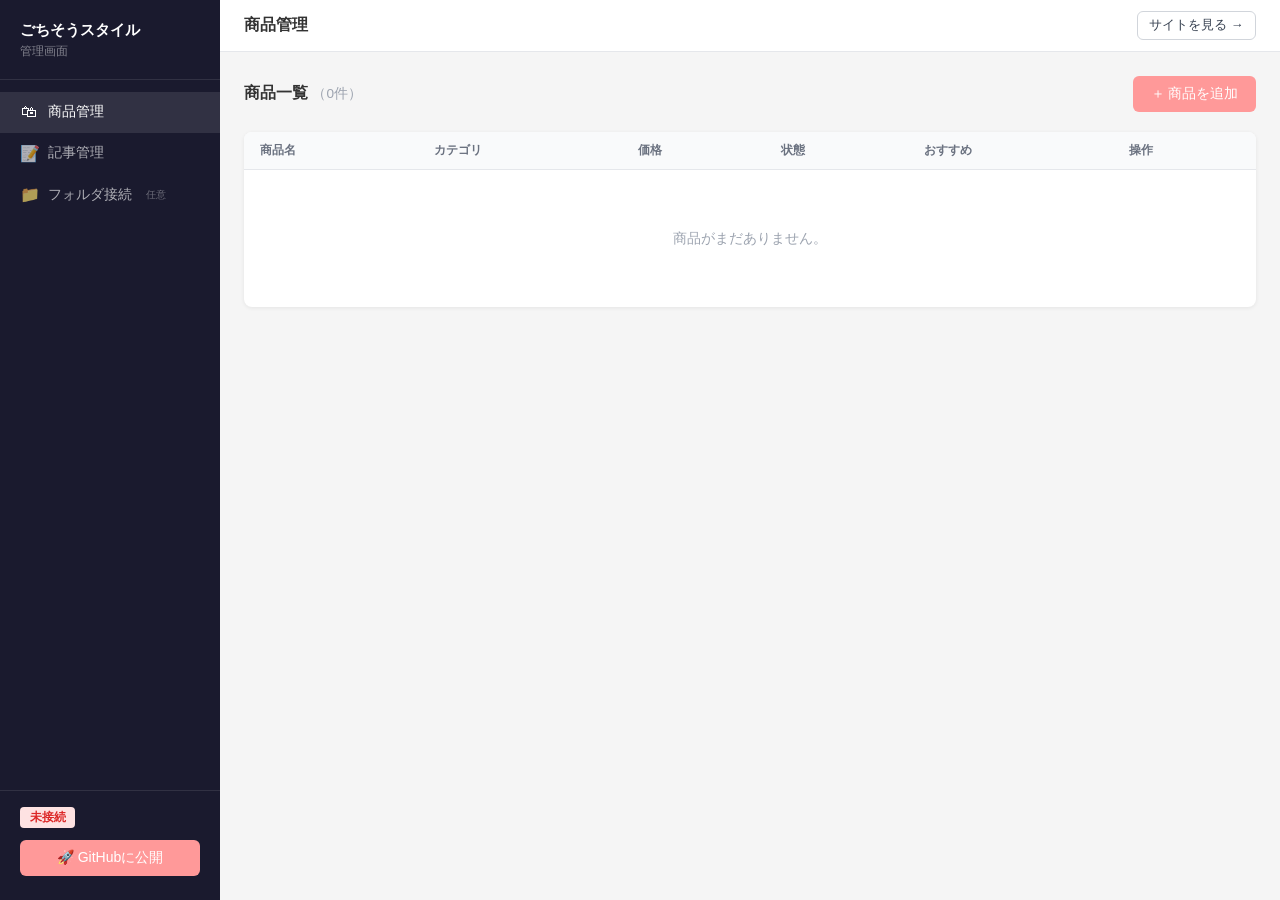
<file: admin/index.html>
<!DOCTYPE html>
<html lang="ja">
<head>
  <meta charset="UTF-8">
  <meta name="viewport" content="width=device-width, initial-scale=1.0">
  <title>管理画面｜ごちそうスタイル</title>
  <style>
    *{box-sizing:border-box;margin:0;padding:0}
    body{font-family:-apple-system,BlinkMacSystemFont,'Segoe UI',sans-serif;background:#f5f5f5;color:#333;font-size:14px}
    a{text-decoration:none;color:inherit}

    /* Layout */
    .wrap{display:flex;min-height:100vh}

    /* Sidebar */
    .sidebar{width:220px;background:#1a1a2e;color:#fff;flex-shrink:0;display:flex;flex-direction:column}
    .sidebar-logo{padding:1.25rem;border-bottom:1px solid rgba(255,255,255,0.1)}
    .sidebar-logo strong{display:block;font-size:0.95rem}
    .sidebar-logo span{font-size:0.72rem;color:rgba(255,255,255,0.45);margin-top:0.2rem;display:block}
    .sidebar-nav{flex:1;padding:0.75rem 0}
    .nav-item{display:flex;align-items:center;gap:0.6rem;padding:0.7rem 1.25rem;color:rgba(255,255,255,0.65);cursor:pointer;font-size:0.875rem;transition:all 0.15s;border:none;background:none;width:100%;text-align:left}
    .nav-item:hover,.nav-item.active{background:rgba(255,255,255,0.1);color:#fff}
    .nav-icon{width:18px;text-align:center;font-size:1rem}
    .sidebar-bottom{padding:1rem 1.25rem;border-top:1px solid rgba(255,255,255,0.1)}
    .conn-badge{display:inline-block;padding:0.2rem 0.6rem;border-radius:4px;font-size:0.72rem;font-weight:600}
    .conn-ok{background:#dcfce7;color:#166534}
    .conn-ng{background:#fee2e2;color:#dc2626}

    /* Main */
    .main{flex:1;display:flex;flex-direction:column;min-width:0}
    .topbar{background:#fff;border-bottom:1px solid #e5e7eb;padding:0 1.5rem;height:52px;display:flex;align-items:center;justify-content:space-between;flex-shrink:0}
    .topbar h1{font-size:1rem;font-weight:600}
    .content{flex:1;padding:1.5rem;overflow-y:auto}

    /* Connect screen */
    .connect-screen{max-width:440px;margin:5rem auto;text-align:center}
    .connect-screen .icon{font-size:3.5rem;margin-bottom:1rem}
    .connect-screen h2{font-size:1.2rem;margin-bottom:0.75rem}
    .connect-screen p{font-size:0.875rem;color:#6b7280;line-height:1.7;margin-bottom:1.75rem}

    /* Buttons */
    .btn{display:inline-flex;align-items:center;gap:0.4rem;padding:0.55rem 1.1rem;border-radius:6px;font-size:0.875rem;font-weight:500;cursor:pointer;border:none;transition:all 0.15s}
    .btn-primary{background:#FF9999;color:#fff}
    .btn-primary:hover{background:#E07777}
    .btn-outline{background:#fff;border:1px solid #d1d5db;color:#374151}
    .btn-outline:hover{background:#f9fafb}
    .btn-danger{background:#fee2e2;color:#dc2626;border:none}
    .btn-danger:hover{background:#fecaca}
    .btn-sm{padding:0.3rem 0.7rem;font-size:0.8rem}
    .btn-lg{padding:0.85rem 2rem;font-size:1rem}

    /* Section */
    .sec-header{display:flex;align-items:center;justify-content:space-between;margin-bottom:1.25rem}
    .sec-header h2{font-size:1rem;font-weight:600}

    /* Table */
    .tbl{width:100%;border-collapse:collapse;background:#fff;border-radius:8px;overflow:hidden;box-shadow:0 1px 4px rgba(0,0,0,0.07)}
    .tbl th{background:#f9fafb;padding:0.65rem 1rem;font-size:0.78rem;font-weight:600;color:#6b7280;text-align:left;border-bottom:1px solid #e5e7eb}
    .tbl td{padding:0.7rem 1rem;border-bottom:1px solid #f3f4f6;vertical-align:middle}
    .tbl tr:last-child td{border-bottom:none}
    .tbl tr:hover td{background:#fafafa}
    .tbl-actions{display:flex;gap:0.35rem}
    .trunc{max-width:260px;overflow:hidden;text-overflow:ellipsis;white-space:nowrap}

    /* Badge */
    .badge{display:inline-block;padding:0.18rem 0.55rem;border-radius:4px;font-size:0.72rem;font-weight:600}
    .b-sweets{background:#fce7f3;color:#be185d}
    .b-meal{background:#fef3c7;color:#92400e}
    .b-recommend{background:#dbeafe;color:#1e40af}
    .b-news{background:#f0fdf4;color:#166534}
    .b-event{background:#faf5ff;color:#6b21a8}
    .b-yes{background:#dcfce7;color:#166534}
    .b-pub{background:#dcfce7;color:#166534}
    .b-draft{background:#f3f4f6;color:#6b7280}

    /* Modal */
    .backdrop{display:none;position:fixed;inset:0;background:rgba(0,0,0,0.45);z-index:200;overflow-y:auto;padding:2rem 1rem}
    .backdrop.open{display:block}
    .modal{background:#fff;border-radius:10px;max-width:700px;margin:0 auto;padding:1.75rem}
    .modal-title{font-size:1.05rem;font-weight:600;margin-bottom:1.5rem}
    .modal-footer{display:flex;gap:0.75rem;justify-content:flex-end;margin-top:1.5rem;padding-top:1.25rem;border-top:1px solid #e5e7eb}

    /* Form */
    .form-grid{display:grid;grid-template-columns:1fr 1fr;gap:1rem}
    .full{grid-column:1/-1}
    .fg{margin-bottom:0}
    label{display:block;font-size:0.78rem;font-weight:600;color:#374151;margin-bottom:0.3rem}
    label .hint{font-weight:400;color:#9ca3af;margin-left:0.3rem}
    input[type=text],input[type=number],input[type=url],input[type=date],select,textarea{width:100%;padding:0.5rem 0.7rem;border:1px solid #d1d5db;border-radius:6px;font-size:0.875rem;color:#111;background:#fff}
    input:focus,select:focus,textarea:focus{outline:none;border-color:#FF9999;box-shadow:0 0 0 3px rgba(255,153,153,0.15)}
    textarea{resize:vertical}
    .cb-row{display:flex;align-items:center;gap:0.5rem}
    .cb-row input{width:16px;height:16px;cursor:pointer;flex-shrink:0}
    .cb-row label{margin:0;font-weight:400;cursor:pointer;font-size:0.875rem}
    .emoji-input{max-width:70px}

    /* Image preview */
    .img-list{display:flex;flex-wrap:wrap;gap:0.5rem;margin-top:0.5rem}
    .img-item{position:relative;width:80px;height:80px;border-radius:6px;overflow:hidden;border:1px solid #e5e7eb;flex-shrink:0}
    .img-item img{width:100%;height:100%;object-fit:cover;display:block}
    .img-remove{position:absolute;top:2px;right:2px;background:rgba(0,0,0,0.6);color:#fff;border:none;border-radius:3px;width:18px;height:18px;font-size:11px;cursor:pointer;display:flex;align-items:center;justify-content:center;line-height:1}
    .img-add-label{display:flex;align-items:center;justify-content:center;width:80px;height:80px;border:2px dashed #d1d5db;border-radius:6px;cursor:pointer;color:#9ca3af;font-size:1.5rem;flex-shrink:0;transition:border-color 0.15s}
    .img-add-label:hover{border-color:#FF9999;color:#FF9999}

    /* Toast */
    .toast{position:fixed;bottom:1.5rem;right:1.5rem;background:#1a1a2e;color:#fff;padding:0.7rem 1.1rem;border-radius:8px;font-size:0.875rem;z-index:999;opacity:0;transform:translateY(8px);transition:all 0.22s;pointer-events:none}
    .toast.show{opacity:1;transform:translateY(0)}
    .toast.ok{background:#166534}
    .toast.err{background:#dc2626}

    /* Empty */
    .empty{text-align:center;padding:3rem;color:#9ca3af}

    /* Existing images label */
    .imgs-label{font-size:0.75rem;color:#6b7280;margin-bottom:0.3rem;margin-top:0.75rem}
  </style>
</head>
<body>
<div class="wrap">

  <!-- Sidebar -->
  <aside class="sidebar">
    <div class="sidebar-logo">
      <strong>ごちそうスタイル</strong>
      <span>管理画面</span>
    </div>
    <nav class="sidebar-nav">
      <button class="nav-item" id="tab-products" onclick="showTab('products')">
        <span class="nav-icon">🛍</span> 商品管理
      </button>
      <button class="nav-item" id="tab-articles" onclick="showTab('articles')">
        <span class="nav-icon">📝</span> 記事管理
      </button>
      <button class="nav-item" onclick="connectDir()" title="画像ファイルをアップロードする場合に接続">
        <span class="nav-icon">📁</span> フォルダ接続<span style="font-size:0.65rem;opacity:0.55;margin-left:0.3rem">任意</span>
      </button>
    </nav>
    <div class="sidebar-bottom">
      <div id="conn-status"><span class="conn-badge conn-ng">未接続</span></div>
      <button class="btn btn-primary" style="width:100%;margin-top:0.75rem;justify-content:center;gap:0.4rem" onclick="publishToGitHub()" id="publish-btn">
        🚀 GitHubに公開
      </button>
      <div id="publish-status" style="font-size:0.72rem;color:rgba(255,255,255,0.45);margin-top:0.5rem;line-height:1.5"></div>
    </div>
  </aside>

  <!-- Main -->
  <div class="main">
    <div class="topbar">
      <h1 id="page-title">管理画面</h1>
      <a href="../index.html" class="btn btn-outline btn-sm" target="_blank">サイトを見る →</a>
    </div>
    <div class="content">

      <!-- Loading screen -->
      <div id="screen-loading" style="text-align:center;padding:5rem 2rem;color:#9ca3af">
        <div style="font-size:2rem;margin-bottom:1rem">⏳</div>
        <p>データを読み込んでいます...</p>
      </div>

      <!-- Products -->
      <div id="screen-products" style="display:none">
        <div class="sec-header">
          <h2>商品一覧 <span id="products-count" style="font-weight:400;color:#9ca3af;font-size:0.85rem;"></span></h2>
          <button class="btn btn-primary" onclick="openProductModal()">＋ 商品を追加</button>
        </div>
        <table class="tbl">
          <thead><tr>
            <th>商品名</th><th>カテゴリ</th><th>価格</th><th>状態</th><th>おすすめ</th><th>操作</th>
          </tr></thead>
          <tbody id="products-body"></tbody>
        </table>
      </div>

      <!-- Articles -->
      <div id="screen-articles" style="display:none">
        <div class="sec-header">
          <h2>記事一覧 <span id="articles-count" style="font-weight:400;color:#9ca3af;font-size:0.85rem;"></span></h2>
          <button class="btn btn-primary" onclick="openArticleModal()">＋ 記事を追加</button>
        </div>
        <table class="tbl">
          <thead><tr>
            <th>タイトル</th><th>カテゴリ</th><th>日付</th><th>おすすめ</th><th>操作</th>
          </tr></thead>
          <tbody id="articles-body"></tbody>
        </table>
      </div>

    </div>
  </div>
</div>

<!-- ===== Product Modal ===== -->
<div class="backdrop" id="modal-product" onclick="backdropClose(event,'modal-product')">
<div class="modal" onclick="event.stopPropagation()">
  <div class="modal-title" id="product-modal-title">商品を追加</div>
  <div class="form-grid">
    <div class="fg full">
      <label>商品名 <span style="color:#ef4444">*</span></label>
      <input type="text" id="p-title" placeholder="例：大注目のマヌカハニー">
    </div>
    <div class="fg full">
      <label>説明文</label>
      <textarea id="p-description" rows="3" placeholder="商品の特徴・説明"></textarea>
    </div>
    <div class="fg full">
      <label>販売員コメント<span class="hint">催事での印象など</span></label>
      <textarea id="p-comment" rows="2" placeholder="「〜というお声が多いです！」など"></textarea>
    </div>
    <div class="fg">
      <label>販売主・メーカー名</label>
      <input type="text" id="p-manufacturer" placeholder="例：株式会社〇〇">
    </div>
    <div class="fg">
      <label>カテゴリ</label>
      <select id="p-category">
        <option value="sweets">スイーツ</option>
        <option value="meal">お食事</option>
      </select>
    </div>
    <div class="fg">
      <label>価格<span class="hint">税込・送料込（数字のみ）</span></label>
      <input type="number" id="p-price" placeholder="例：3000" min="0">
    </div>
    <div class="fg">
      <label>絵文字<span class="hint">画像なし時に表示</span></label>
      <input type="text" id="p-emoji" placeholder="🍯" class="emoji-input">
    </div>
    <div class="fg full">
      <label>YouTube URL</label>
      <input type="url" id="p-youtube" placeholder="https://youtu.be/xxxxx">
    </div>
    <div class="fg">
      <label>購入リンク URL</label>
      <input type="url" id="p-purchase-url" placeholder="https://...">
    </div>
    <div class="fg">
      <label>購入タイプ</label>
      <select id="p-purchase-type">
        <option value="online">オンライン購入</option>
        <option value="store">店舗情報</option>
      </select>
    </div>
    <div class="fg full">
      <label>商品画像<span class="hint">複数枚可。images/products/ に保存されます</span></label>
      <input type="file" id="p-images-input" accept="image/*" multiple style="display:none" onchange="onProductImages(this)">
      <div class="img-list" id="p-img-list">
        <label class="img-add-label" for="p-images-input" title="画像を追加">＋</label>
      </div>
    </div>
    <div class="fg full" style="display:flex;gap:2rem;flex-wrap:wrap">
      <div class="cb-row">
        <input type="checkbox" id="p-published" checked>
        <label for="p-published">公開する</label>
      </div>
      <div class="cb-row">
        <input type="checkbox" id="p-featured">
        <label for="p-featured">おすすめ商品（TOPページに表示）</label>
      </div>
    </div>
  </div>
  <div class="modal-footer">
    <button class="btn btn-outline" onclick="closeModal('modal-product')">キャンセル</button>
    <button class="btn btn-primary" onclick="saveProduct()">保存する</button>
  </div>
</div>
</div>

<!-- ===== Article Modal ===== -->
<div class="backdrop" id="modal-article" onclick="backdropClose(event,'modal-article')">
<div class="modal" onclick="event.stopPropagation()">
  <div class="modal-title" id="article-modal-title">記事を追加</div>
  <div class="form-grid">
    <div class="fg full">
      <label>タイトル <span style="color:#ef4444">*</span></label>
      <input type="text" id="a-title" placeholder="例：催事で大人気！おすすめスイーツ5選">
    </div>
    <div class="fg full">
      <label>リード文<span class="hint">記事一覧に表示される要約（2〜3文）</span></label>
      <textarea id="a-excerpt" rows="2" placeholder="記事の要約を入力"></textarea>
    </div>
    <div class="fg full">
      <label>本文<span class="hint">HTMLタグ使用可（&lt;p&gt; &lt;h2&gt; &lt;ul&gt; &lt;img src="..."&gt; など）</span></label>
      <textarea id="a-content" rows="12" placeholder="<p>本文を入力してください。</p>"></textarea>
    </div>
    <div class="fg">
      <label>カテゴリ</label>
      <select id="a-category">
        <option value="recommend">おすすめ</option>
        <option value="news">お知らせ</option>
        <option value="event">催事情報</option>
      </select>
    </div>
    <div class="fg">
      <label>公開日</label>
      <input type="date" id="a-date">
    </div>
    <div class="fg">
      <label>絵文字</label>
      <input type="text" id="a-emoji" placeholder="📝" class="emoji-input">
    </div>
    <div class="fg">
      <label>タグ<span class="hint">カンマ区切り</span></label>
      <input type="text" id="a-tags" placeholder="スイーツ, 催事">
    </div>
    <div class="fg full">
      <label>サムネイル画像<span class="hint">images/articles/ に保存されます</span></label>
      <input type="file" id="a-thumb-input" accept="image/*" style="display:none" onchange="onArticleThumb(this)">
      <div class="img-list" id="a-img-list">
        <label class="img-add-label" for="a-thumb-input" title="画像を追加">＋</label>
      </div>
    </div>
    <div class="fg full">
      <div class="cb-row">
        <input type="checkbox" id="a-featured">
        <label for="a-featured">おすすめ（TOPページに表示）</label>
      </div>
    </div>
  </div>
  <div class="modal-footer">
    <button class="btn btn-outline" onclick="closeModal('modal-article')">キャンセル</button>
    <button class="btn btn-primary" onclick="saveArticle()">保存する</button>
  </div>
</div>
</div>

<div class="toast" id="toast"></div>

<script>
/* ===== Constants ===== */
const GH_REPO = 'sumomosumirehana-byte/gochiso-site';
const GH_API  = 'https://api.github.com';
const GH_RAW  = `https://raw.githubusercontent.com/${GH_REPO}/main`;

/* ===== State ===== */
let root = null;
let products = [];
let articles = [];
let editPIdx = null;
let editAIdx = null;
let pNewImages = [];
let pExistImages = [];
let aNewThumb = null;
let aExistThumb = '';
let pendingImages = []; // {file, path}[] — 公開時にGitHubへアップ

/* ===== IndexedDB (フォルダ再接続用) ===== */
function dbPromise() {
  return new Promise((res, rej) => {
    const req = indexedDB.open('gs-admin', 1);
    req.onupgradeneeded = e => e.target.result.createObjectStore('h');
    req.onsuccess = e => res(e.target.result);
    req.onerror = () => rej();
  });
}
async function saveHandle(h) {
  try { const db = await dbPromise(); db.transaction('h','readwrite').objectStore('h').put(h,'root'); } catch{}
}
async function loadHandle() {
  try {
    const db = await dbPromise();
    return new Promise(res => {
      const req = db.transaction('h','readonly').objectStore('h').get('root');
      req.onsuccess = async () => {
        const h = req.result;
        if (!h) return res(null);
        try {
          let perm = await h.queryPermission({mode:'readwrite'});
          if (perm !== 'granted') perm = await h.requestPermission({mode:'readwrite'});
          res(perm === 'granted' ? h : null);
        } catch { res(null); }
      };
      req.onerror = () => res(null);
    });
  } catch { return null; }
}

/* ===== File System (画像アップロード用・任意) ===== */
async function connectDir() {
  try {
    root = await window.showDirectoryPicker({mode:'readwrite'});
    await saveHandle(root);
    updateConnStatus();
    toast('フォルダを接続しました：' + root.name, 'ok');
  } catch(e) {
    if (e.name !== 'AbortError') toast('接続に失敗しました', 'err');
  }
}

async function copyImg(file, subdir) {
  const parts = subdir.split('/');
  let dir = root;
  for (const p of parts) dir = await dir.getDirectoryHandle(p, {create:true});
  const fh = await dir.getFileHandle(file.name, {create:true});
  const w = await fh.createWritable();
  await w.write(await file.arrayBuffer());
  await w.close();
  return subdir + '/' + file.name;
}

/* ===== GitHub data load ===== */
async function loadAll() {
  const [pr, ar] = await Promise.all([
    fetch(`${GH_RAW}/data/products.json?t=${Date.now()}`).then(r => r.ok ? r.json() : []).catch(() => []),
    fetch(`${GH_RAW}/data/articles.json?t=${Date.now()}`).then(r => r.ok ? r.json() : []).catch(() => []),
  ]);
  products = pr || [];
  articles = ar || [];
}

/* ===== Init ===== */
async function init() {
  // フォルダをサイレント再接続（任意）
  const h = await loadHandle();
  if (h) { root = h; }
  updateConnStatus();

  // GitHubからデータ取得（認証不要）
  await loadAll();

  document.getElementById('screen-loading').style.display = 'none';
  showTab('products');
}

function updateConnStatus() {
  document.getElementById('conn-status').innerHTML = root
    ? `<span class="conn-badge conn-ok">● ${root.name}</span>`
    : '<span class="conn-badge conn-ng">未接続</span>';
}

/* ===== Tabs ===== */
function showTab(tab) {
  ['loading','products','articles'].forEach(s => {
    document.getElementById('screen-' + s).style.display = 'none';
  });
  document.getElementById('screen-' + tab).style.display = 'block';
  document.querySelectorAll('.nav-item').forEach(b => b.classList.remove('active'));
  const tabEl = document.getElementById('tab-' + tab);
  if (tabEl) tabEl.classList.add('active');
  document.getElementById('page-title').textContent = tab === 'products' ? '商品管理' : '記事管理';
  if (tab === 'products') renderProducts();
  if (tab === 'articles') renderArticles();
}

/* ===== Dirty flag ===== */
function markDirty() {
  document.getElementById('publish-status').textContent = '⚠ 未公開の変更あり';
}

/* ===== Products ===== */
function renderProducts() {
  document.getElementById('products-count').textContent = `（${products.length}件）`;
  const tb = document.getElementById('products-body');
  if (!products.length) {
    tb.innerHTML = '<tr><td colspan="6"><div class="empty">商品がまだありません。</div></td></tr>';
    return;
  }
  tb.innerHTML = products.map((p, i) => `
    <tr>
      <td><div class="trunc">${p.emoji||''} ${p.title}</div></td>
      <td><span class="badge ${p.category==='sweets'?'b-sweets':'b-meal'}">${p.category==='sweets'?'スイーツ':'お食事'}</span></td>
      <td>${p.price ? '¥'+p.price.toLocaleString() : '—'}</td>
      <td>${p.published===false?'<span class="badge b-draft">非公開</span>':'<span class="badge b-pub">公開</span>'}</td>
      <td>${p.featured?'<span class="badge b-yes">★</span>':''}</td>
      <td><div class="tbl-actions">
        <button class="btn btn-outline btn-sm" onclick="editProduct(${i})">編集</button>
        <button class="btn btn-danger btn-sm" onclick="delProduct(${i})">削除</button>
      </div></td>
    </tr>`).join('');
}

function openProductModal(idx = null) {
  editPIdx = idx;
  pNewImages = [];
  pExistImages = [];
  const isEdit = idx !== null;
  document.getElementById('product-modal-title').textContent = isEdit ? '商品を編集' : '商品を追加';

  if (isEdit) {
    const p = products[idx];
    document.getElementById('p-title').value = p.title || '';
    document.getElementById('p-description').value = p.description || '';
    document.getElementById('p-comment').value = p.comment || '';
    document.getElementById('p-manufacturer').value = p.manufacturer || '';
    document.getElementById('p-category').value = p.category || 'sweets';
    document.getElementById('p-price').value = p.price || '';
    document.getElementById('p-emoji').value = p.emoji || '';
    document.getElementById('p-youtube').value = p.youtube || '';
    document.getElementById('p-purchase-url').value = p.purchaseUrl || '';
    document.getElementById('p-purchase-type').value = p.purchaseType || 'online';
    document.getElementById('p-published').checked = p.published !== false;
    document.getElementById('p-featured').checked = !!p.featured;
    pExistImages = Array.isArray(p.images) ? [...p.images] : [];
  } else {
    ['p-title','p-description','p-comment','p-manufacturer','p-price','p-emoji','p-youtube','p-purchase-url'].forEach(id => {
      document.getElementById(id).value = '';
    });
    document.getElementById('p-category').value = 'sweets';
    document.getElementById('p-purchase-type').value = 'online';
    document.getElementById('p-published').checked = true;
    document.getElementById('p-featured').checked = false;
  }
  document.getElementById('p-images-input').value = '';
  renderProductImgList();
  document.getElementById('modal-product').classList.add('open');
}

function editProduct(i) { openProductModal(i); }

function delProduct(i) {
  if (!confirm(`「${products[i].title}」を削除しますか？`)) return;
  products.splice(i, 1);
  markDirty();
  renderProducts();
  toast('削除しました。GitHubに公開すると反映されます。', 'ok');
}

function saveProduct() {
  const title = document.getElementById('p-title').value.trim();
  if (!title) { toast('商品名を入力してください', 'err'); return; }

  const imgs = [...pExistImages];
  for (const f of pNewImages) {
    const path = 'images/products/' + f.name;
    imgs.push(path);
    if (!pendingImages.find(p => p.path === path)) {
      pendingImages.push({file: f, path});
    }
  }

  const price = parseInt(document.getElementById('p-price').value) || 0;
  const data = {
    id: editPIdx !== null ? products[editPIdx].id : 'product-' + Date.now(),
    title,
    description: document.getElementById('p-description').value.trim(),
    comment: document.getElementById('p-comment').value.trim(),
    manufacturer: document.getElementById('p-manufacturer').value.trim(),
    price,
    priceNote: price === 0 ? '価格・購入リンクを更新してください' : '',
    category: document.getElementById('p-category').value,
    youtube: document.getElementById('p-youtube').value.trim(),
    purchaseUrl: document.getElementById('p-purchase-url').value.trim(),
    purchaseType: document.getElementById('p-purchase-type').value,
    images: imgs,
    emoji: document.getElementById('p-emoji').value.trim() || '🍽',
    published: document.getElementById('p-published').checked,
    featured: document.getElementById('p-featured').checked,
  };

  if (editPIdx !== null) products[editPIdx] = data;
  else products.push(data);

  markDirty();
  closeModal('modal-product');
  renderProducts();
  toast('保存しました。「GitHubに公開」で反映されます。', 'ok');
}

function imgSrc(src) {
  if (!src) return '';
  if (src.startsWith('http')) return src;
  return `${GH_RAW}/${src}`;
}

function renderProductImgList() {
  const list = document.getElementById('p-img-list');
  const addBtn = `<label class="img-add-label" for="p-images-input" title="画像を追加">＋</label>`;
  const existHtml = pExistImages.map((src, i) =>
    `<div class="img-item"><img src="${imgSrc(src)}" onerror="this.parentNode.style.background='#f3f4f6'">
    <button class="img-remove" onclick="removeExistImg(${i})">✕</button></div>`).join('');
  const newHtml = pNewImages.map((f, i) => {
    const url = URL.createObjectURL(f);
    return `<div class="img-item"><img src="${url}"><button class="img-remove" onclick="removeNewImg(${i})">✕</button></div>`;
  }).join('');
  list.innerHTML = existHtml + newHtml + addBtn;
}

function onProductImages(input) {
  pNewImages.push(...Array.from(input.files));
  input.value = '';
  renderProductImgList();
}

function removeExistImg(i) { pExistImages.splice(i, 1); renderProductImgList(); }
function removeNewImg(i)   { pNewImages.splice(i, 1);   renderProductImgList(); }

/* ===== Articles ===== */
const CAT_LABEL = {recommend:'おすすめ', news:'お知らせ', event:'催事情報'};
const CAT_CLS   = {recommend:'b-recommend', news:'b-news', event:'b-event'};

function renderArticles() {
  document.getElementById('articles-count').textContent = `（${articles.length}件）`;
  const tb = document.getElementById('articles-body');
  if (!articles.length) {
    tb.innerHTML = '<tr><td colspan="5"><div class="empty">記事がまだありません。</div></td></tr>';
    return;
  }
  tb.innerHTML = articles.map((a, i) => `
    <tr>
      <td><div class="trunc">${a.emoji||''} ${a.title}</div></td>
      <td><span class="badge ${CAT_CLS[a.category]||'b-recommend'}">${CAT_LABEL[a.category]||a.category}</span></td>
      <td>${a.date||'—'}</td>
      <td>${a.featured?'<span class="badge b-yes">★</span>':''}</td>
      <td><div class="tbl-actions">
        <button class="btn btn-outline btn-sm" onclick="editArticle(${i})">編集</button>
        <button class="btn btn-danger btn-sm" onclick="delArticle(${i})">削除</button>
      </div></td>
    </tr>`).join('');
}

function openArticleModal(idx = null) {
  editAIdx = idx;
  aNewThumb = null;
  aExistThumb = '';
  const isEdit = idx !== null;
  document.getElementById('article-modal-title').textContent = isEdit ? '記事を編集' : '記事を追加';
  const today = new Date().toISOString().split('T')[0];

  if (isEdit) {
    const a = articles[idx];
    document.getElementById('a-title').value   = a.title   || '';
    document.getElementById('a-excerpt').value = a.excerpt || '';
    document.getElementById('a-content').value = a.content || '';
    document.getElementById('a-category').value = a.category || 'recommend';
    document.getElementById('a-date').value    = a.date    || today;
    document.getElementById('a-emoji').value   = a.emoji   || '';
    document.getElementById('a-tags').value    = Array.isArray(a.tags) ? a.tags.join(', ') : '';
    document.getElementById('a-featured').checked = !!a.featured;
    aExistThumb = a.thumbnail || '';
  } else {
    ['a-title','a-excerpt','a-content','a-emoji','a-tags'].forEach(id => document.getElementById(id).value='');
    document.getElementById('a-category').value = 'recommend';
    document.getElementById('a-date').value = today;
    document.getElementById('a-featured').checked = false;
  }
  document.getElementById('a-thumb-input').value = '';
  renderArticleThumbList();
  document.getElementById('modal-article').classList.add('open');
}

function editArticle(i) { openArticleModal(i); }

function delArticle(i) {
  if (!confirm(`「${articles[i].title}」を削除しますか？`)) return;
  articles.splice(i, 1);
  markDirty();
  renderArticles();
  toast('削除しました。GitHubに公開すると反映されます。', 'ok');
}

function saveArticle() {
  const title = document.getElementById('a-title').value.trim();
  if (!title) { toast('タイトルを入力してください', 'err'); return; }

  let thumb = aExistThumb;
  if (aNewThumb) {
    const path = 'images/articles/' + aNewThumb.name;
    thumb = path;
    if (!pendingImages.find(p => p.path === path)) {
      pendingImages.push({file: aNewThumb, path});
    }
  }

  const tags = document.getElementById('a-tags').value.split(',').map(t=>t.trim()).filter(Boolean);
  const data = {
    id: editAIdx !== null ? articles[editAIdx].id : 'article-' + Date.now(),
    title,
    excerpt: document.getElementById('a-excerpt').value.trim(),
    content: document.getElementById('a-content').value,
    category: document.getElementById('a-category').value,
    thumbnail: thumb,
    emoji: document.getElementById('a-emoji').value.trim() || '📝',
    date: document.getElementById('a-date').value,
    featured: document.getElementById('a-featured').checked,
    tags,
  };

  if (editAIdx !== null) articles[editAIdx] = data;
  else articles.push(data);

  markDirty();
  closeModal('modal-article');
  renderArticles();
  toast('保存しました。「GitHubに公開」で反映されます。', 'ok');
}

function renderArticleThumbList() {
  const list = document.getElementById('a-img-list');
  const addBtn = `<label class="img-add-label" for="a-thumb-input" title="画像を選択">＋</label>`;
  if (aNewThumb) {
    const url = URL.createObjectURL(aNewThumb);
    list.innerHTML = `<div class="img-item"><img src="${url}"><button class="img-remove" onclick="removeNewThumb()">✕</button></div>`;
  } else if (aExistThumb) {
    list.innerHTML = `<div class="img-item"><img src="${imgSrc(aExistThumb)}" onerror="this.parentNode.style.background='#f3f4f6'">
      <button class="img-remove" onclick="removeExistThumb()">✕</button></div>`;
  } else {
    list.innerHTML = addBtn;
  }
}

function onArticleThumb(input) {
  aNewThumb = input.files[0] || null;
  input.value = '';
  renderArticleThumbList();
}

function removeExistThumb() { aExistThumb = ''; renderArticleThumbList(); }
function removeNewThumb()   { aNewThumb = null; renderArticleThumbList(); }

/* ===== Modal ===== */
function closeModal(id) { document.getElementById(id).classList.remove('open'); }
function backdropClose(e, id) { if (e.target === e.currentTarget) closeModal(id); }

/* ===== Toast ===== */
function toast(msg, type='') {
  const el = document.getElementById('toast');
  el.textContent = msg;
  el.className = 'toast show' + (type ? ' ' + type : '');
  clearTimeout(el._t);
  el._t = setTimeout(() => el.classList.remove('show'), 3500);
}

init();

/* ===== GitHub Publish ===== */
async function publishToGitHub() {
  let token = localStorage.getItem('gh-token');
  if (!token) {
    token = prompt('GitHub Personal Access Token を入力してください\n\n取得方法：GitHub → Settings → Developer settings\n→ Personal access tokens → Tokens (classic)\n→ Generate new token → repo にチェック');
    if (!token) return;
    localStorage.setItem('gh-token', token.trim());
    token = token.trim();
  }

  const btn = document.getElementById('publish-btn');
  const stat = document.getElementById('publish-status');
  btn.disabled = true;
  btn.innerHTML = '⏳ 公開中...';
  stat.textContent = '';

  try {
    stat.textContent = '商品データを送信中...';
    await pushJsonData('data/products.json', products, token);
    stat.textContent = '記事データを送信中...';
    await pushJsonData('data/articles.json', articles, token);

    if (pendingImages.length) {
      stat.textContent = `画像をアップロード中（${pendingImages.length}件）...`;
      for (const {file, path} of pendingImages) {
        await uploadImage(file, path, token);
      }
      pendingImages = [];
    }

    stat.innerHTML = '✅ 公開完了！<br>1〜2分で反映されます。';
    toast('GitHubに公開しました', 'ok');
  } catch(e) {
    const msg = e.message || '不明なエラー';
    stat.textContent = '✗ ' + msg;
    toast('公開に失敗しました', 'err');
    if (msg.includes('Bad credentials') || msg.includes('401')) {
      localStorage.removeItem('gh-token');
      stat.textContent = '✗ トークンが無効です。もう一度ボタンを押して再入力してください。';
    }
  } finally {
    btn.disabled = false;
    btn.innerHTML = '🚀 GitHubに公開';
  }
}

async function pushJsonData(filePath, data, token) {
  const text = JSON.stringify(data, null, 2);
  const sha = await getGhSha(filePath, token);
  const body = {
    message: `管理画面から更新: ${filePath.split('/').pop()}`,
    content: b64Encode(text),
  };
  if (sha) body.sha = sha;
  const res = await fetch(`${GH_API}/repos/${GH_REPO}/contents/${filePath}`, {
    method: 'PUT',
    headers: { 'Authorization': `token ${token}`, 'Content-Type': 'application/json' },
    body: JSON.stringify(body),
  });
  if (!res.ok) { const e = await res.json(); throw new Error(e.message || filePath + ' の更新に失敗'); }
}

async function uploadImage(file, path, token) {
  const sha = await getGhSha(path, token);
  const buf = await file.arrayBuffer();
  const b64 = btoa(String.fromCharCode(...new Uint8Array(buf)));
  const res = await fetch(`${GH_API}/repos/${GH_REPO}/contents/${path}`, {
    method: 'PUT',
    headers: { 'Authorization': `token ${token}`, 'Content-Type': 'application/json' },
    body: JSON.stringify({ message: `画像を追加: ${file.name}`, content: b64, ...(sha ? {sha} : {}) }),
  });
  if (!res.ok) { const e = await res.json(); throw new Error(e.message || path + ' のアップロードに失敗'); }
}

async function getGhSha(path, token) {
  const res = await fetch(`${GH_API}/repos/${GH_REPO}/contents/${path}`, {
    headers: { 'Authorization': `token ${token}` }
  });
  if (!res.ok) return null;
  return (await res.json()).sha || null;
}

function b64Encode(str) {
  return btoa(unescape(encodeURIComponent(str)));
}
</script>
</body>
</html>
</file>
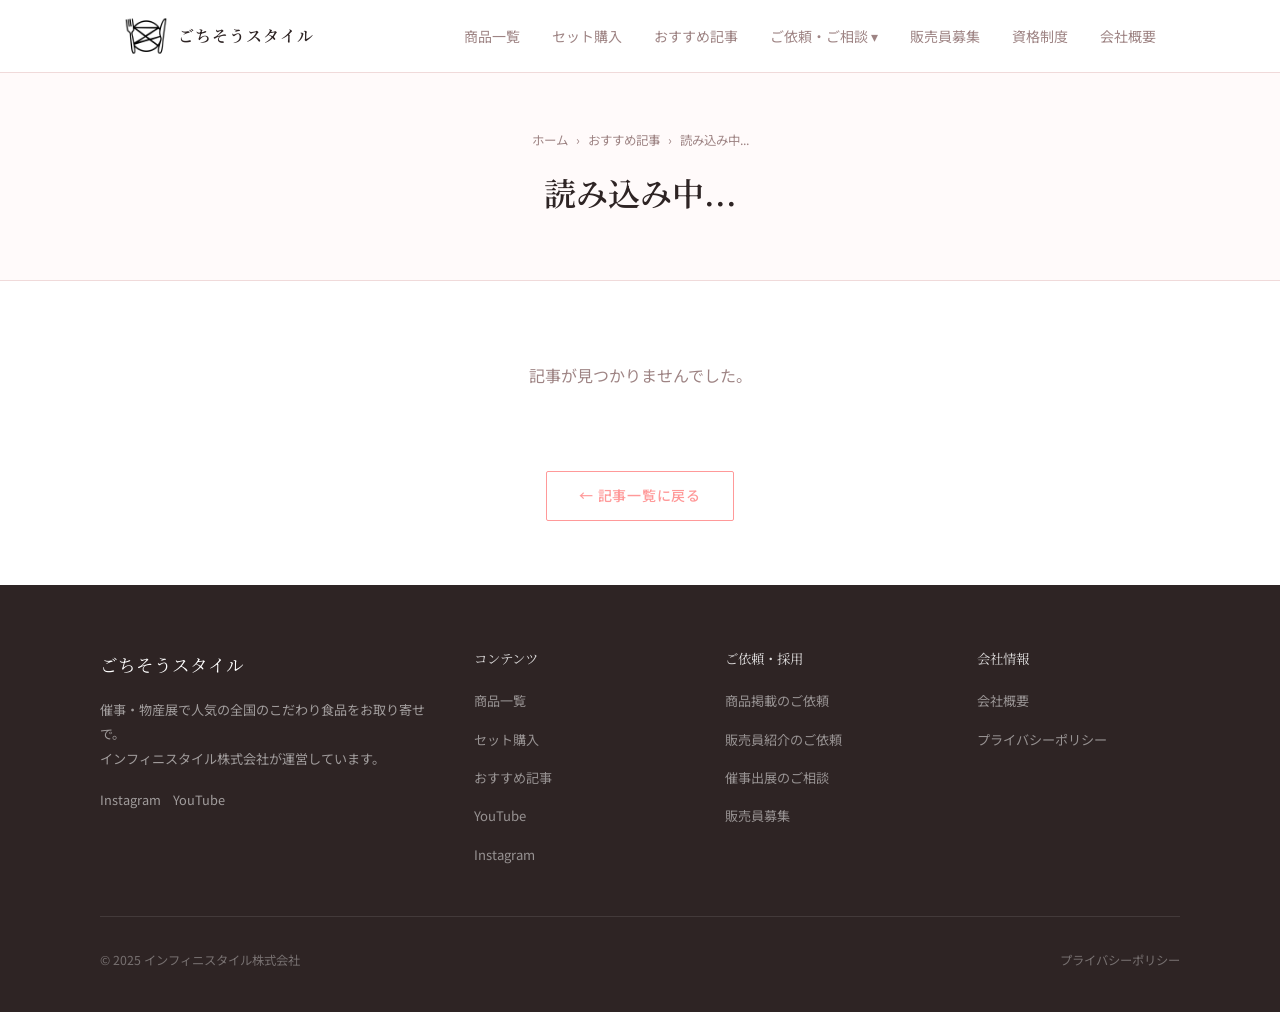
<file: article.html>
<!DOCTYPE html>
<html lang="ja">
<head>
  <meta charset="UTF-8">
  <meta name="viewport" content="width=device-width, initial-scale=1.0">
  <title>記事詳細｜ごちそうスタイル</title>
  <meta name="description" content="">
  <link rel="icon" type="image/x-icon" href="favicon.ico">
  <link rel="icon" type="image/png" sizes="32x32" href="images/favicon-32.png">
  <link rel="icon" type="image/png" sizes="16x16" href="images/favicon-16.png">
  <link rel="apple-touch-icon" sizes="180x180" href="images/favicon-180.png">
  <link rel="stylesheet" href="css/style.css">
</head>
<body>

<!-- ===== Header ===== -->
<header class="site-header">
  <div class="container">
    <a href="index.html" class="site-logo"><img src="images/logo.png" alt="ごちそうスタイル" class="logo-img"><span class="logo-text">ごちそうスタイル</span></a>
    <button class="nav-toggle" id="navToggle" aria-expanded="false" aria-label="メニューを開く">
      <span></span><span></span><span></span>
    </button>
    <nav class="site-nav" id="siteNav">
      <ul>
        <li><a href="products.html">商品一覧</a></li>
        <li><a href="sets.html">セット購入</a></li>
        <li><a href="articles.html">おすすめ記事</a></li>
        <li class="has-dropdown">
          <a href="#">ご依頼・ご相談 ▾</a>
          <ul class="dropdown">
            <li><a href="request-feature.html">商品掲載・紹介のご依頼</a></li>
            <li><a href="request-dispatch.html">催事への販売員紹介のご依頼</a></li>
            <li><a href="request-exhibition.html">催事出展のご相談</a></li>
          </ul>
        </li>
        <li><a href="recruit.html">販売員募集</a></li>
        <li><a href="certification.html">資格制度</a></li>
        <li><a href="company.html">会社概要</a></li>
      </ul>
    </nav>
  </div>
</header>

<!-- ===== Page Hero (JS で書き換え) ===== -->
<div class="page-hero" id="article-hero">
  <div class="breadcrumb">
    <a href="index.html">ホーム</a>
    <span>›</span>
    <a href="articles.html">おすすめ記事</a>
    <span>›</span>
    <span id="article-hero-title">読み込み中...</span>
  </div>
  <h1 id="article-hero-h1">読み込み中...</h1>
</div>

<!-- ===== Article Detail (JS で描画) ===== -->
<section class="section">
  <div class="container" style="max-width: 780px;">
    <div id="article-detail">
      <p style="color:var(--text-muted);text-align:center;">読み込み中...</p>
    </div>
  </div>
</section>

<!-- ===== Back ===== -->
<div style="text-align:center;padding:0 var(--px) 4rem;">
  <a href="articles.html" class="btn btn-outline">← 記事一覧に戻る</a>
</div>

<!-- ===== Footer ===== -->
<footer class="site-footer">
  <div class="footer-inner">
    <div class="footer-top">
      <div class="footer-brand">
        <span class="footer-logo">ごちそうスタイル</span>
        <p>催事・物産展で人気の全国のこだわり食品をお取り寄せで。<br>インフィニスタイル株式会社が運営しています。</p>
        <div style="margin-top:1rem; display:flex; gap:0.75rem; flex-wrap:wrap;">
          <a href="https://www.instagram.com/infinistyle/" target="_blank" rel="noopener" style="font-size:0.8rem;color:rgba(255,255,255,0.55);">Instagram</a>
          <a href="https://www.youtube.com/@gochiso-style" target="_blank" rel="noopener" style="font-size:0.8rem;color:rgba(255,255,255,0.55);">YouTube</a>
        </div>
      </div>
      <div class="footer-nav">
        <h4>コンテンツ</h4>
        <ul>
          <li><a href="products.html">商品一覧</a></li>
          <li><a href="sets.html">セット購入</a></li>
        <li><a href="articles.html">おすすめ記事</a></li>
          <li><a href="https://www.youtube.com/@gochiso-style" target="_blank" rel="noopener">YouTube</a></li>
          <li><a href="https://www.instagram.com/infinistyle/" target="_blank" rel="noopener">Instagram</a></li>
        </ul>
      </div>
      <div class="footer-nav">
        <h4>ご依頼・採用</h4>
        <ul>
          <li><a href="request-feature.html">商品掲載のご依頼</a></li>
          <li><a href="request-dispatch.html">販売員紹介のご依頼</a></li>
          <li><a href="request-exhibition.html">催事出展のご相談</a></li>
          <li><a href="recruit.html">販売員募集</a></li>
        </ul>
      </div>
      <div class="footer-nav">
        <h4>会社情報</h4>
        <ul>
          <li><a href="company.html">会社概要</a></li>
          <li><a href="#">プライバシーポリシー</a></li>
        </ul>
      </div>
    </div><!-- /.footer-top -->
    <div class="footer-bottom">
      <p>© 2025 インフィニスタイル株式会社</p>
      <div class="footer-links">
        <a href="#">プライバシーポリシー</a>
      </div>
    </div>
  </div>
</footer>

<script src="js/main.js"></script>
</body>
</html>
</file>
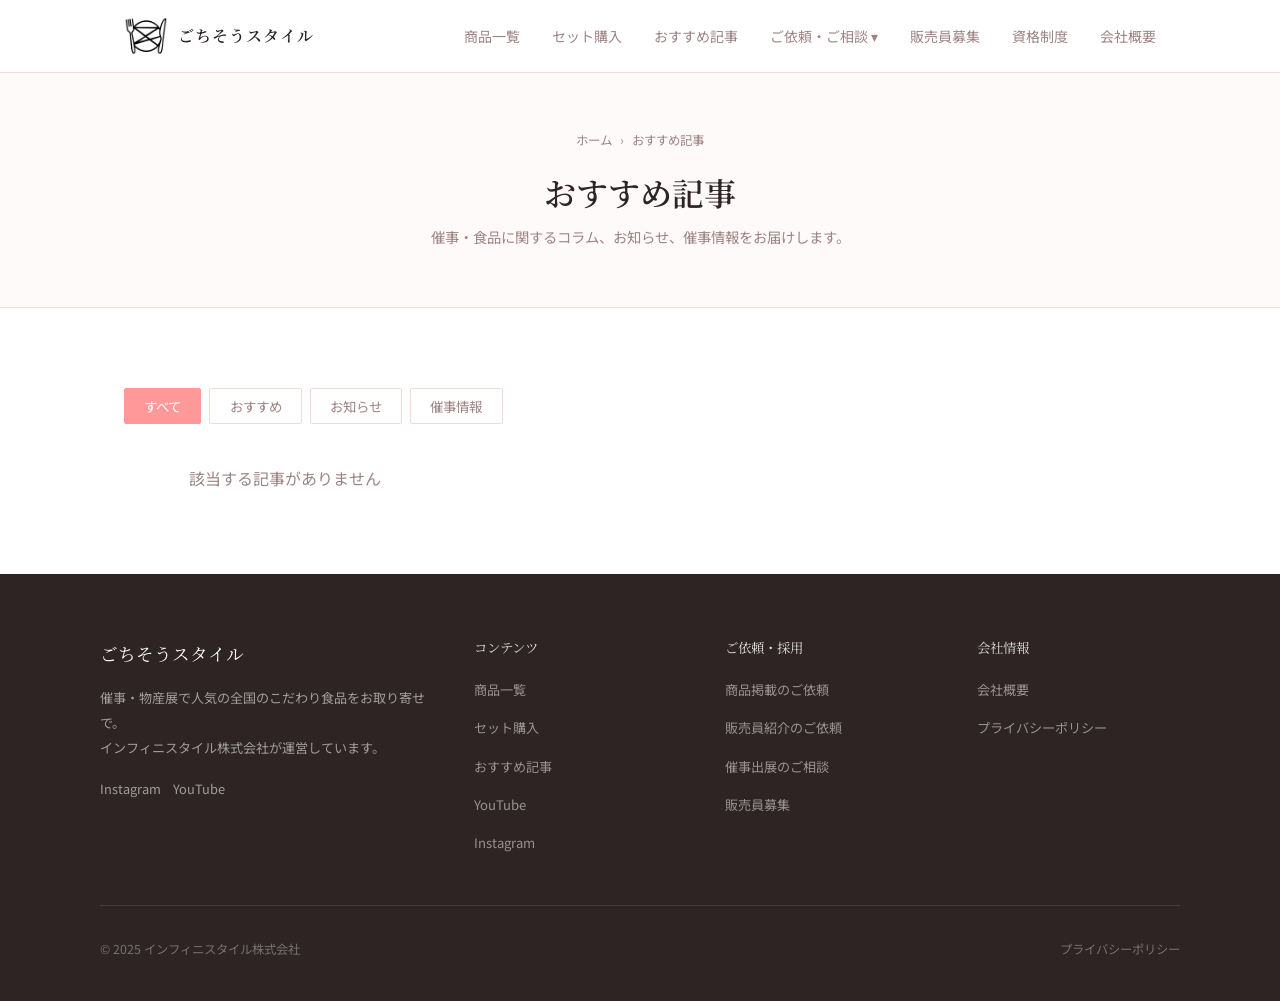
<file: articles.html>
<!DOCTYPE html>
<html lang="ja">
<head>
  <meta charset="UTF-8">
  <meta name="viewport" content="width=device-width, initial-scale=1.0">
  <title>おすすめ記事｜ごちそうスタイル</title>
  <meta name="description" content="催事・食品に関するおすすめ記事・コラム・お知らせ。ごちそうスタイルが発信する食の現場からの情報。">
  <link rel="icon" type="image/x-icon" href="favicon.ico">
  <link rel="icon" type="image/png" sizes="32x32" href="images/favicon-32.png">
  <link rel="icon" type="image/png" sizes="16x16" href="images/favicon-16.png">
  <link rel="apple-touch-icon" sizes="180x180" href="images/favicon-180.png">
  <link rel="stylesheet" href="css/style.css">
</head>
<body>

<!-- ===== Header ===== -->
<header class="site-header">
  <div class="container">
    <a href="index.html" class="site-logo"><img src="images/logo.png" alt="ごちそうスタイル" class="logo-img"><span class="logo-text">ごちそうスタイル</span></a>
    <button class="nav-toggle" id="navToggle" aria-expanded="false" aria-label="メニューを開く">
      <span></span><span></span><span></span>
    </button>
    <nav class="site-nav" id="siteNav">
      <ul>
        <li><a href="products.html">商品一覧</a></li>
        <li><a href="sets.html">セット購入</a></li>
        <li><a href="articles.html">おすすめ記事</a></li>
        <li class="has-dropdown">
          <a href="#">ご依頼・ご相談 ▾</a>
          <ul class="dropdown">
            <li><a href="request-feature.html">商品掲載・紹介のご依頼</a></li>
            <li><a href="request-dispatch.html">催事への販売員紹介のご依頼</a></li>
            <li><a href="request-exhibition.html">催事出展のご相談</a></li>
          </ul>
        </li>
        <li><a href="recruit.html">販売員募集</a></li>
        <li><a href="certification.html">資格制度</a></li>
        <li><a href="company.html">会社概要</a></li>
      </ul>
    </nav>
  </div>
</header>

<!-- ===== Page Hero ===== -->
<div class="page-hero">
  <div class="breadcrumb">
    <a href="index.html">ホーム</a>
    <span>›</span>
    <span>おすすめ記事</span>
  </div>
  <h1>おすすめ記事</h1>
  <p>催事・食品に関するコラム、お知らせ、催事情報をお届けします。</p>
</div>

<!-- ===== Articles ===== -->
<section class="section">
  <div class="container">

    <div class="filter-tabs">
      <button class="article-filter-tab filter-tab active" data-filter="all">すべて</button>
      <button class="article-filter-tab filter-tab" data-filter="recommend">おすすめ</button>
      <button class="article-filter-tab filter-tab" data-filter="news">お知らせ</button>
      <button class="article-filter-tab filter-tab" data-filter="event">催事情報</button>
    </div>

    <div class="articles-grid" id="all-articles">
      <p style="color:var(--text-muted);font-size:0.9rem;">読み込み中...</p>
    </div>

  </div>
</section>

<!-- ===== Footer ===== -->
<footer class="site-footer">
  <div class="footer-inner">
    <div class="footer-top">
      <div class="footer-brand">
        <span class="footer-logo">ごちそうスタイル</span>
        <p>催事・物産展で人気の全国のこだわり食品をお取り寄せで。<br>インフィニスタイル株式会社が運営しています。</p>
        <div style="margin-top:1rem; display:flex; gap:0.75rem; flex-wrap:wrap;">
          <a href="https://www.instagram.com/infinistyle/" target="_blank" rel="noopener" style="font-size:0.8rem;color:rgba(255,255,255,0.55);">Instagram</a>
          <a href="https://www.youtube.com/@gochiso-style" target="_blank" rel="noopener" style="font-size:0.8rem;color:rgba(255,255,255,0.55);">YouTube</a>
        </div>
      </div>
      <div class="footer-nav">
        <h4>コンテンツ</h4>
        <ul>
          <li><a href="products.html">商品一覧</a></li>
          <li><a href="sets.html">セット購入</a></li>
        <li><a href="articles.html">おすすめ記事</a></li>
          <li><a href="https://www.youtube.com/@gochiso-style" target="_blank" rel="noopener">YouTube</a></li>
          <li><a href="https://www.instagram.com/infinistyle/" target="_blank" rel="noopener">Instagram</a></li>
        </ul>
      </div>
      <div class="footer-nav">
        <h4>ご依頼・採用</h4>
        <ul>
          <li><a href="request-feature.html">商品掲載のご依頼</a></li>
          <li><a href="request-dispatch.html">販売員紹介のご依頼</a></li>
          <li><a href="request-exhibition.html">催事出展のご相談</a></li>
          <li><a href="recruit.html">販売員募集</a></li>
        </ul>
      </div>
      <div class="footer-nav">
        <h4>会社情報</h4>
        <ul>
          <li><a href="company.html">会社概要</a></li>
          <li><a href="#">プライバシーポリシー</a></li>
        </ul>
      </div>
    </div><!-- /.footer-top -->
    <div class="footer-bottom">
      <p>© 2025 インフィニスタイル株式会社</p>
      <div class="footer-links">
        <a href="#">プライバシーポリシー</a>
      </div>
    </div>
  </div>
</footer>

<script src="js/main.js"></script>
</body>
</html>
</file>
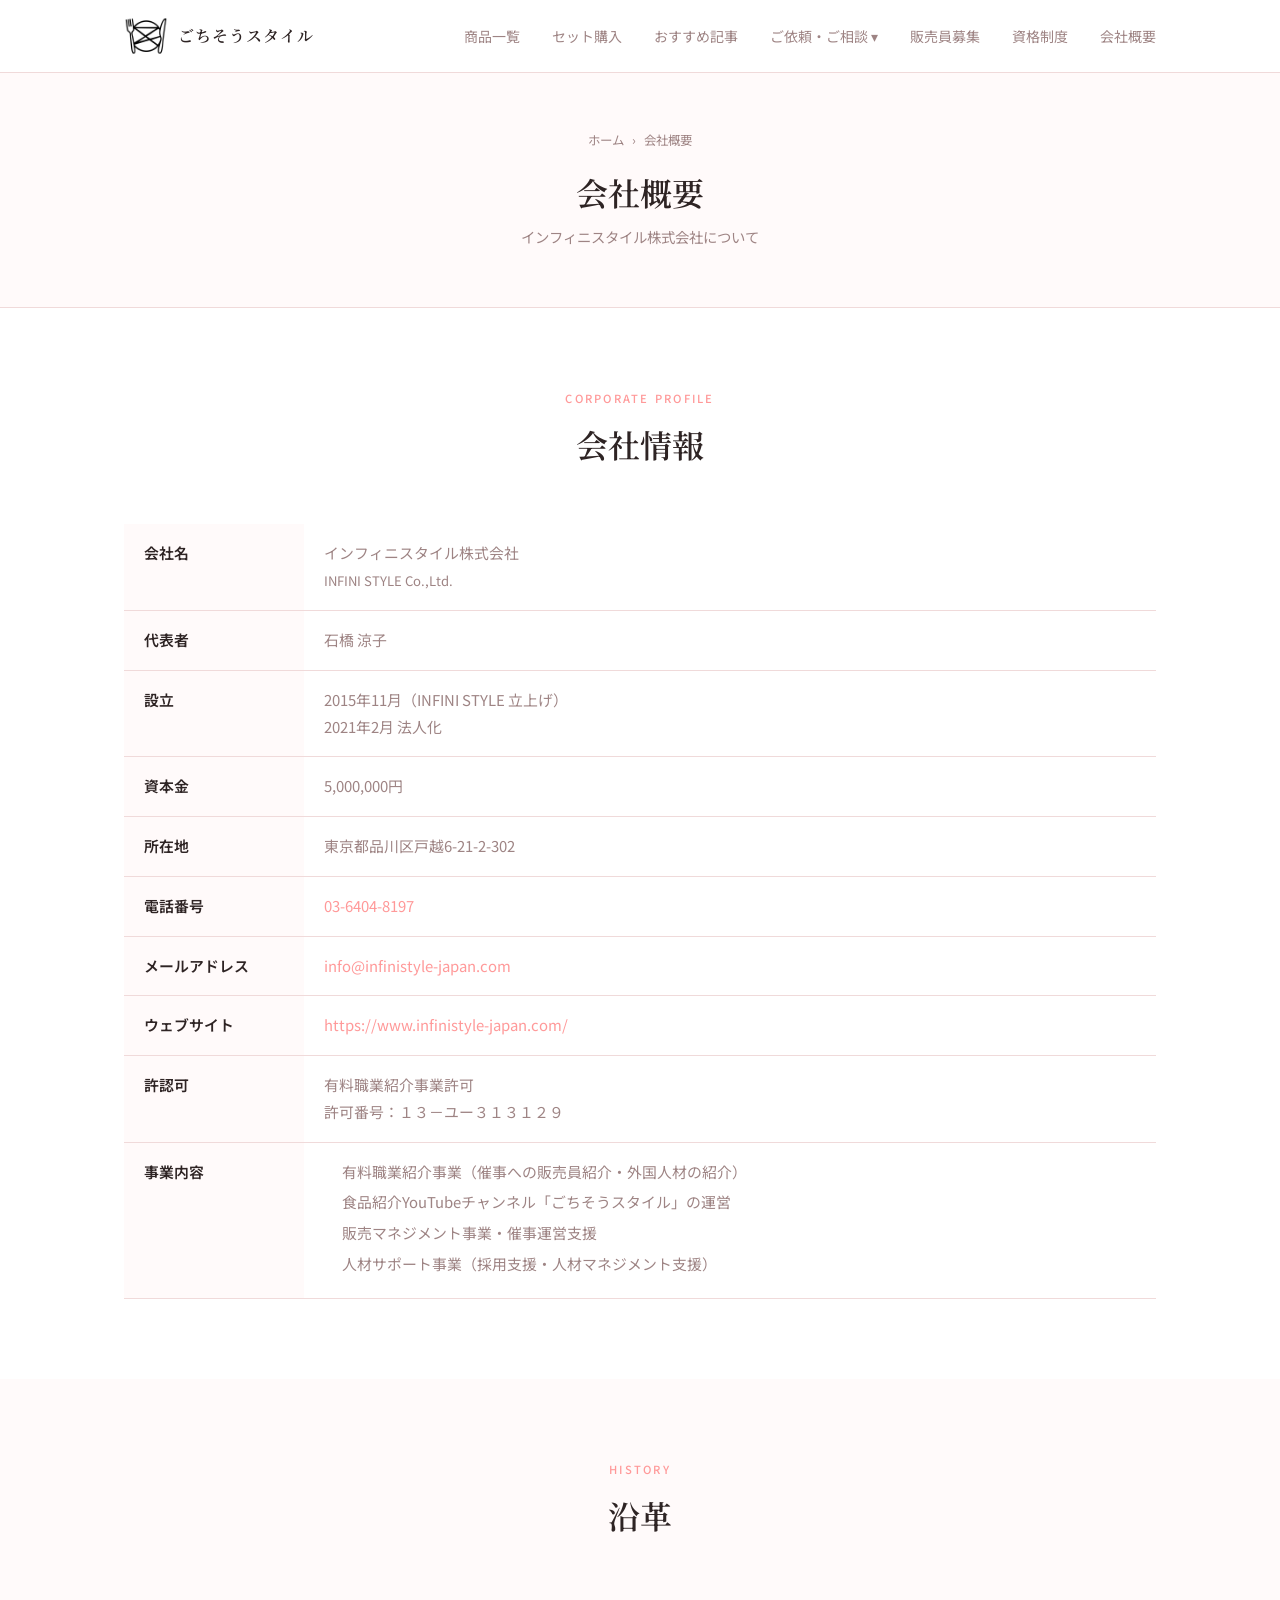
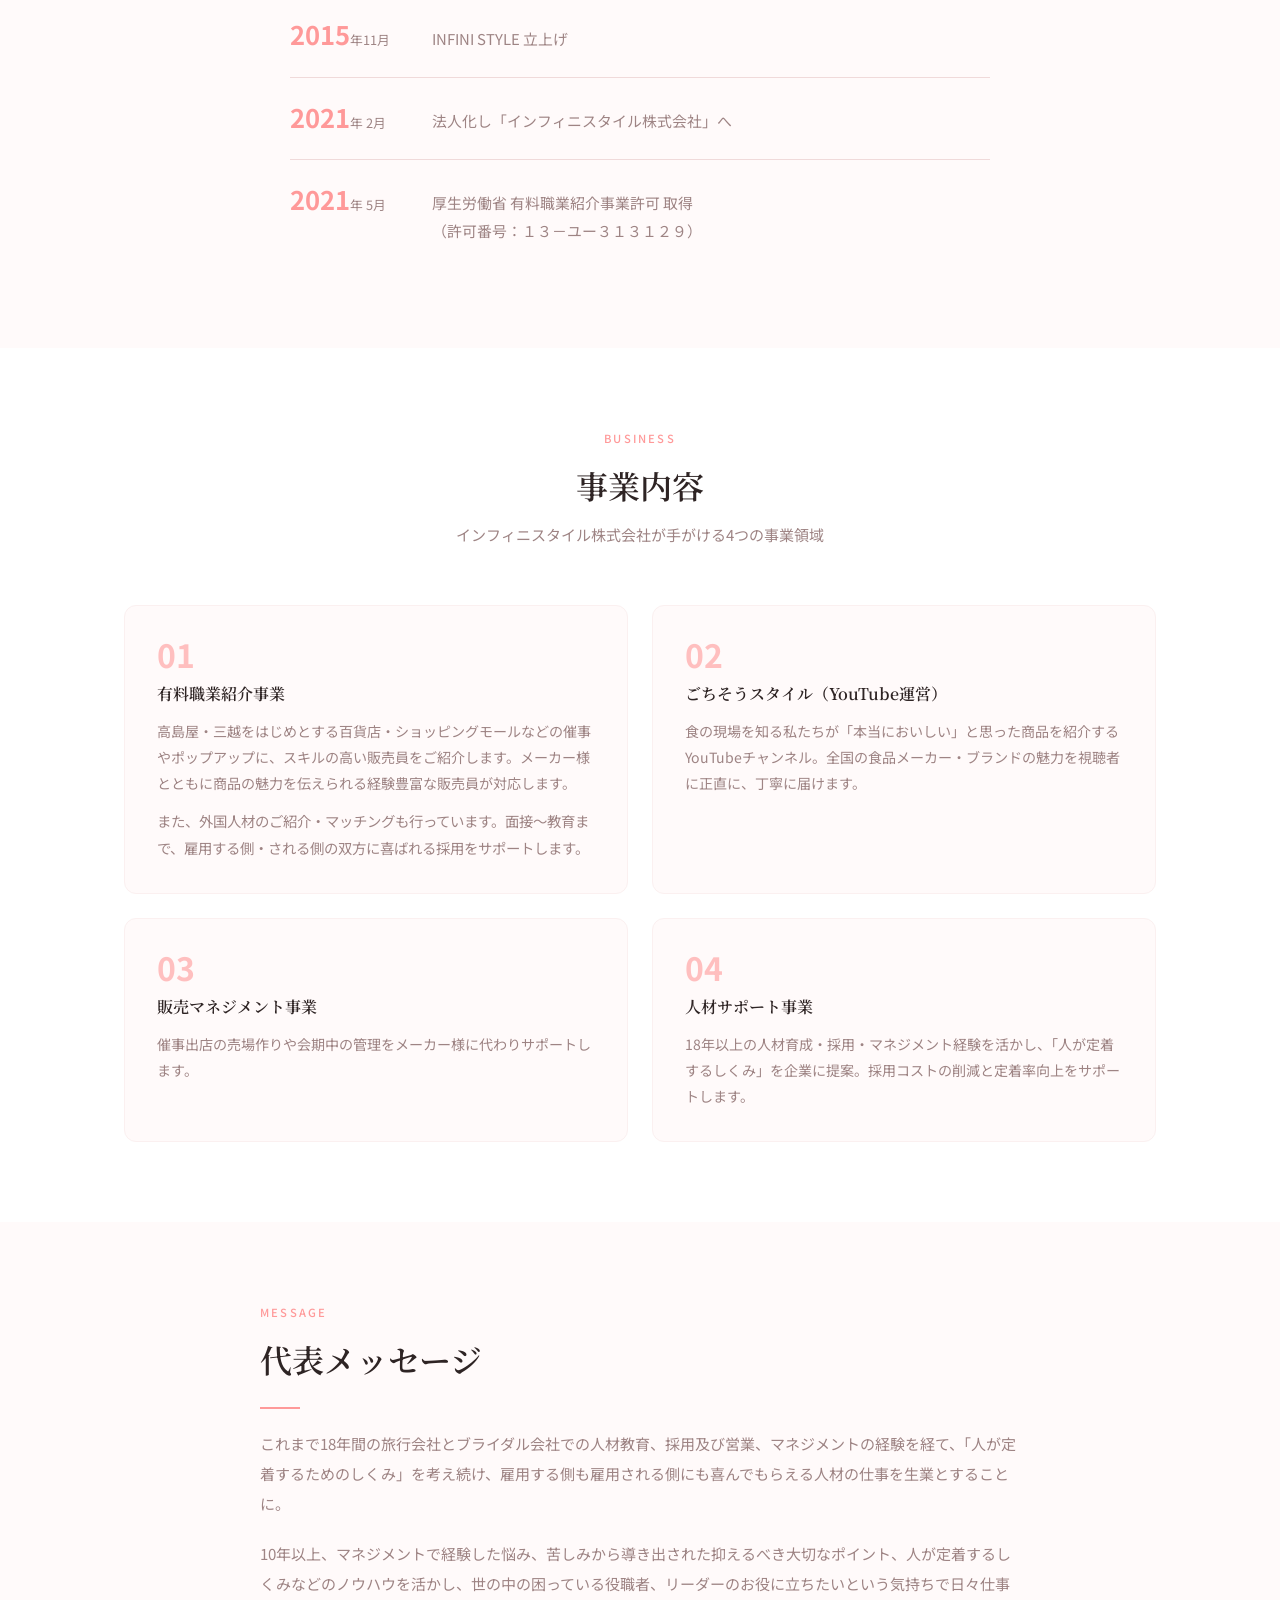
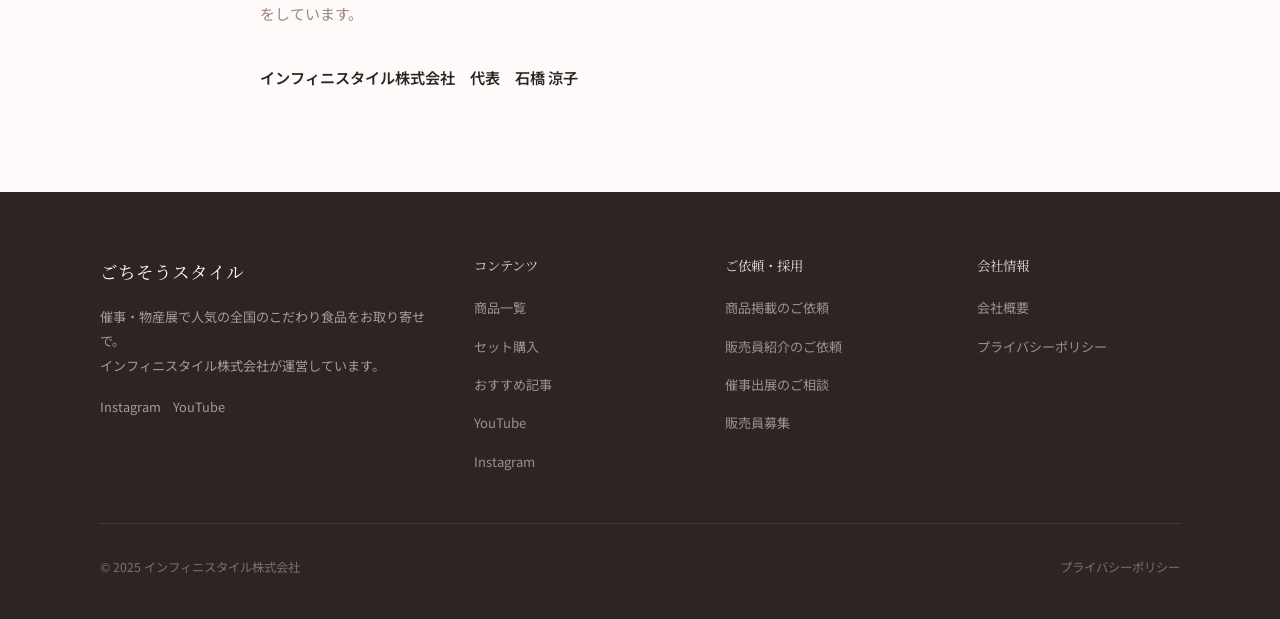
<file: company.html>
﻿<!DOCTYPE html>
<html lang="ja">
<head>
  <meta charset="UTF-8">
  <meta name="viewport" content="width=device-width, initial-scale=1.0">
  <title>会社概要｜ごちそうスタイル</title>
  <meta name="description" content="インフィニスタイル株式会社の会社概要。有料職業紹介事業（催事への販売員紹介・外国人材紹介）、食品紹介YouTubeチャンネル「ごちそうスタイル」の運営、販売マネジメント事業、人材サポート事業を行っています。">
  <link rel="icon" type="image/x-icon" href="favicon.ico">
  <link rel="icon" type="image/png" sizes="32x32" href="images/favicon-32.png">
  <link rel="icon" type="image/png" sizes="16x16" href="images/favicon-16.png">
  <link rel="apple-touch-icon" sizes="180x180" href="images/favicon-180.png">
  <link rel="stylesheet" href="css/style.css">
</head>
<body>

<!-- ===== Header ===== -->
<header class="site-header">
  <div class="container">
    <a href="index.html" class="site-logo"><img src="images/logo.png" alt="ごちそうスタイル" class="logo-img"><span class="logo-text">ごちそうスタイル</span></a>
    <button class="nav-toggle" id="navToggle" aria-expanded="false" aria-label="メニューを開く">
      <span></span><span></span><span></span>
    </button>
    <nav class="site-nav" id="siteNav">
      <ul>
        <li><a href="products.html">商品一覧</a></li>
        <li><a href="sets.html">セット購入</a></li>
        <li><a href="articles.html">おすすめ記事</a></li>
        <li class="has-dropdown">
          <a href="#">ご依頼・ご相談 ▾</a>
          <ul class="dropdown">
            <li><a href="request-feature.html">商品掲載・紹介のご依頼</a></li>
            <li><a href="request-dispatch.html">催事への販売員紹介のご依頼</a></li>
            <li><a href="request-exhibition.html">催事出展のご相談</a></li>
          </ul>
        </li>
        <li><a href="recruit.html">販売員募集</a></li>
        <li><a href="certification.html">資格制度</a></li>
        <li><a href="company.html">会社概要</a></li>
      </ul>
    </nav>
  </div>
</header>

<!-- ===== Page Hero ===== -->
<div class="page-hero">
  <div class="breadcrumb">
    <a href="index.html">ホーム</a>
    <span>›</span>
    <span>会社概要</span>
  </div>
  <h1>会社概要</h1>
  <p>インフィニスタイル株式会社について</p>
</div>

<!-- ===== Corporate Profile ===== -->
<section class="section">
  <div class="container">
    <div class="section-header">
      <span class="section-label">CORPORATE PROFILE</span>
      <h2>会社情報</h2>
    </div>

    <table class="company-table">
      <tbody>
        <tr>
          <th>会社名</th>
          <td>インフィニスタイル株式会社<br><span class="company-table-en">INFINI STYLE Co.,Ltd.</span></td>
        </tr>
        <tr>
          <th>代表者</th>
          <td>石橋 涼子</td>
        </tr>
        <tr>
          <th>設立</th>
          <td>2015年11月（INFINI STYLE 立上げ）<br>2021年2月 法人化</td>
        </tr>
        <tr>
          <th>資本金</th>
          <td>5,000,000円</td>
        </tr>
        <tr>
          <th>所在地</th>
          <td>東京都品川区戸越6-21-2-302</td>
        </tr>
        <tr>
          <th>電話番号</th>
          <td><a href="tel:0364048197">03-6404-8197</a></td>
        </tr>
        <tr>
          <th>メールアドレス</th>
          <td><a href="mailto:info@infinistyle-japan.com">info@infinistyle-japan.com</a></td>
        </tr>
        <tr>
          <th>ウェブサイト</th>
          <td><a href="https://www.infinistyle-japan.com/" target="_blank" rel="noopener">https://www.infinistyle-japan.com/</a></td>
        </tr>
        <tr>
          <th>許認可</th>
          <td>有料職業紹介事業許可<br>許可番号：１３－ユー３１３１２９</td>
        </tr>
        <tr>
          <th>事業内容</th>
          <td>
            <ul class="company-business-list">
              <li>有料職業紹介事業（催事への販売員紹介・外国人材の紹介）</li>
              <li>食品紹介YouTubeチャンネル「ごちそうスタイル」の運営</li>
              <li>販売マネジメント事業・催事運営支援</li>
              <li>人材サポート事業（採用支援・人材マネジメント支援）</li>
            </ul>
          </td>
        </tr>
      </tbody>
    </table>
  </div>
</section>

<!-- ===== History ===== -->
<section class="section section-alt">
  <div class="container">
    <div class="section-header">
      <span class="section-label">HISTORY</span>
      <h2>沿革</h2>
    </div>

    <div class="history-list">
      <div class="history-item">
        <div class="history-year">2015<span>年11月</span></div>
        <div class="history-desc">INFINI STYLE 立上げ</div>
      </div>
      <div class="history-item">
        <div class="history-year">2021<span>年 2月</span></div>
        <div class="history-desc">法人化し「インフィニスタイル株式会社」へ</div>
      </div>
      <div class="history-item">
        <div class="history-year">2021<span>年 5月</span></div>
        <div class="history-desc">厚生労働省 有料職業紹介事業許可 取得<br>（許可番号：１３－ユー３１３１２９）</div>
      </div>
    </div>
  </div>
</section>

<!-- ===== Business ===== -->
<section class="section">
  <div class="container">
    <div class="section-header">
      <span class="section-label">BUSINESS</span>
      <h2>事業内容</h2>
      <p>インフィニスタイル株式会社が手がける4つの事業領域</p>
    </div>

    <div class="business-grid">
      <div class="business-card">
        <div class="business-num">01</div>
        <h3>有料職業紹介事業</h3>
        <p>高島屋・三越をはじめとする百貨店・ショッピングモールなどの催事やポップアップに、スキルの高い販売員をご紹介します。メーカー様とともに商品の魅力を伝えられる経験豊富な販売員が対応します。</p>
        <p style="margin-top:0.75rem; font-size:0.9rem; color:var(--text-muted);">また、外国人材のご紹介・マッチングも行っています。面接〜教育まで、雇用する側・される側の双方に喜ばれる採用をサポートします。</p>
      </div>
      <div class="business-card">
        <div class="business-num">02</div>
        <h3>ごちそうスタイル（YouTube運営）</h3>
        <p>食の現場を知る私たちが「本当においしい」と思った商品を紹介するYouTubeチャンネル。全国の食品メーカー・ブランドの魅力を視聴者に正直に、丁寧に届けます。</p>
      </div>
      <div class="business-card">
        <div class="business-num">03</div>
        <h3>販売マネジメント事業</h3>
        <p>催事出店の売場作りや会期中の管理をメーカー様に代わりサポートします。</p>
      </div>
      <div class="business-card">
        <div class="business-num">04</div>
        <h3>人材サポート事業</h3>
        <p>18年以上の人材育成・採用・マネジメント経験を活かし、「人が定着するしくみ」を企業に提案。採用コストの削減と定着率向上をサポートします。</p>
      </div>
    </div>
  </div>
</section>

<!-- ===== Message ===== -->
<section class="section section-alt">
  <div class="container">
    <div class="company-message">
      <span class="section-label">MESSAGE</span>
      <h2>代表メッセージ</h2>
      <div class="divider"></div>
      <p>これまで18年間の旅行会社とブライダル会社での人材教育、採用及び営業、マネジメントの経験を経て、「人が定着するためのしくみ」を考え続け、雇用する側も雇用される側にも喜んでもらえる人材の仕事を生業とすることに。</p>
      <p>10年以上、マネジメントで経験した悩み、苦しみから導き出された抑えるべき大切なポイント、人が定着するしくみなどのノウハウを活かし、世の中の困っている役職者、リーダーのお役に立ちたいという気持ちで日々仕事をしています。</p>
      <p class="company-message-name">インフィニスタイル株式会社　代表　石橋 涼子</p>
    </div>
  </div>
</section>

<!-- ===== Footer ===== -->
<footer class="site-footer">
  <div class="footer-inner">
    <div class="footer-top">
      <div class="footer-brand">
        <span class="footer-logo">ごちそうスタイル</span>
        <p>催事・物産展で人気の全国のこだわり食品をお取り寄せで。<br>インフィニスタイル株式会社が運営しています。</p>
        <div style="margin-top:1rem; display:flex; gap:0.75rem; flex-wrap:wrap;">
          <a href="https://www.instagram.com/infinistyle/" target="_blank" rel="noopener" style="font-size:0.8rem;color:rgba(255,255,255,0.55);">Instagram</a>
          <a href="https://www.youtube.com/@gochiso-style" target="_blank" rel="noopener" style="font-size:0.8rem;color:rgba(255,255,255,0.55);">YouTube</a>
        </div>
      </div>
      <div class="footer-nav">
        <h4>コンテンツ</h4>
        <ul>
          <li><a href="products.html">商品一覧</a></li>
          <li><a href="sets.html">セット購入</a></li>
        <li><a href="articles.html">おすすめ記事</a></li>
          <li><a href="https://www.youtube.com/@gochiso-style" target="_blank" rel="noopener">YouTube</a></li>
          <li><a href="https://www.instagram.com/infinistyle/" target="_blank" rel="noopener">Instagram</a></li>
        </ul>
      </div>
      <div class="footer-nav">
        <h4>ご依頼・採用</h4>
        <ul>
          <li><a href="request-feature.html">商品掲載のご依頼</a></li>
          <li><a href="request-dispatch.html">販売員紹介のご依頼</a></li>
          <li><a href="request-exhibition.html">催事出展のご相談</a></li>
          <li><a href="recruit.html">販売員募集</a></li>
        </ul>
      </div>
      <div class="footer-nav">
        <h4>会社情報</h4>
        <ul>
          <li><a href="company.html">会社概要</a></li>
          <li><a href="#">プライバシーポリシー</a></li>
        </ul>
      </div>
    </div><!-- /.footer-top -->
    <div class="footer-bottom">
      <p>© 2025 インフィニスタイル株式会社</p>
      <div class="footer-links">
        <a href="#">プライバシーポリシー</a>
      </div>
    </div>
  </div>
</footer>

<script src="js/main.js"></script>
</body>
</html>
</file>
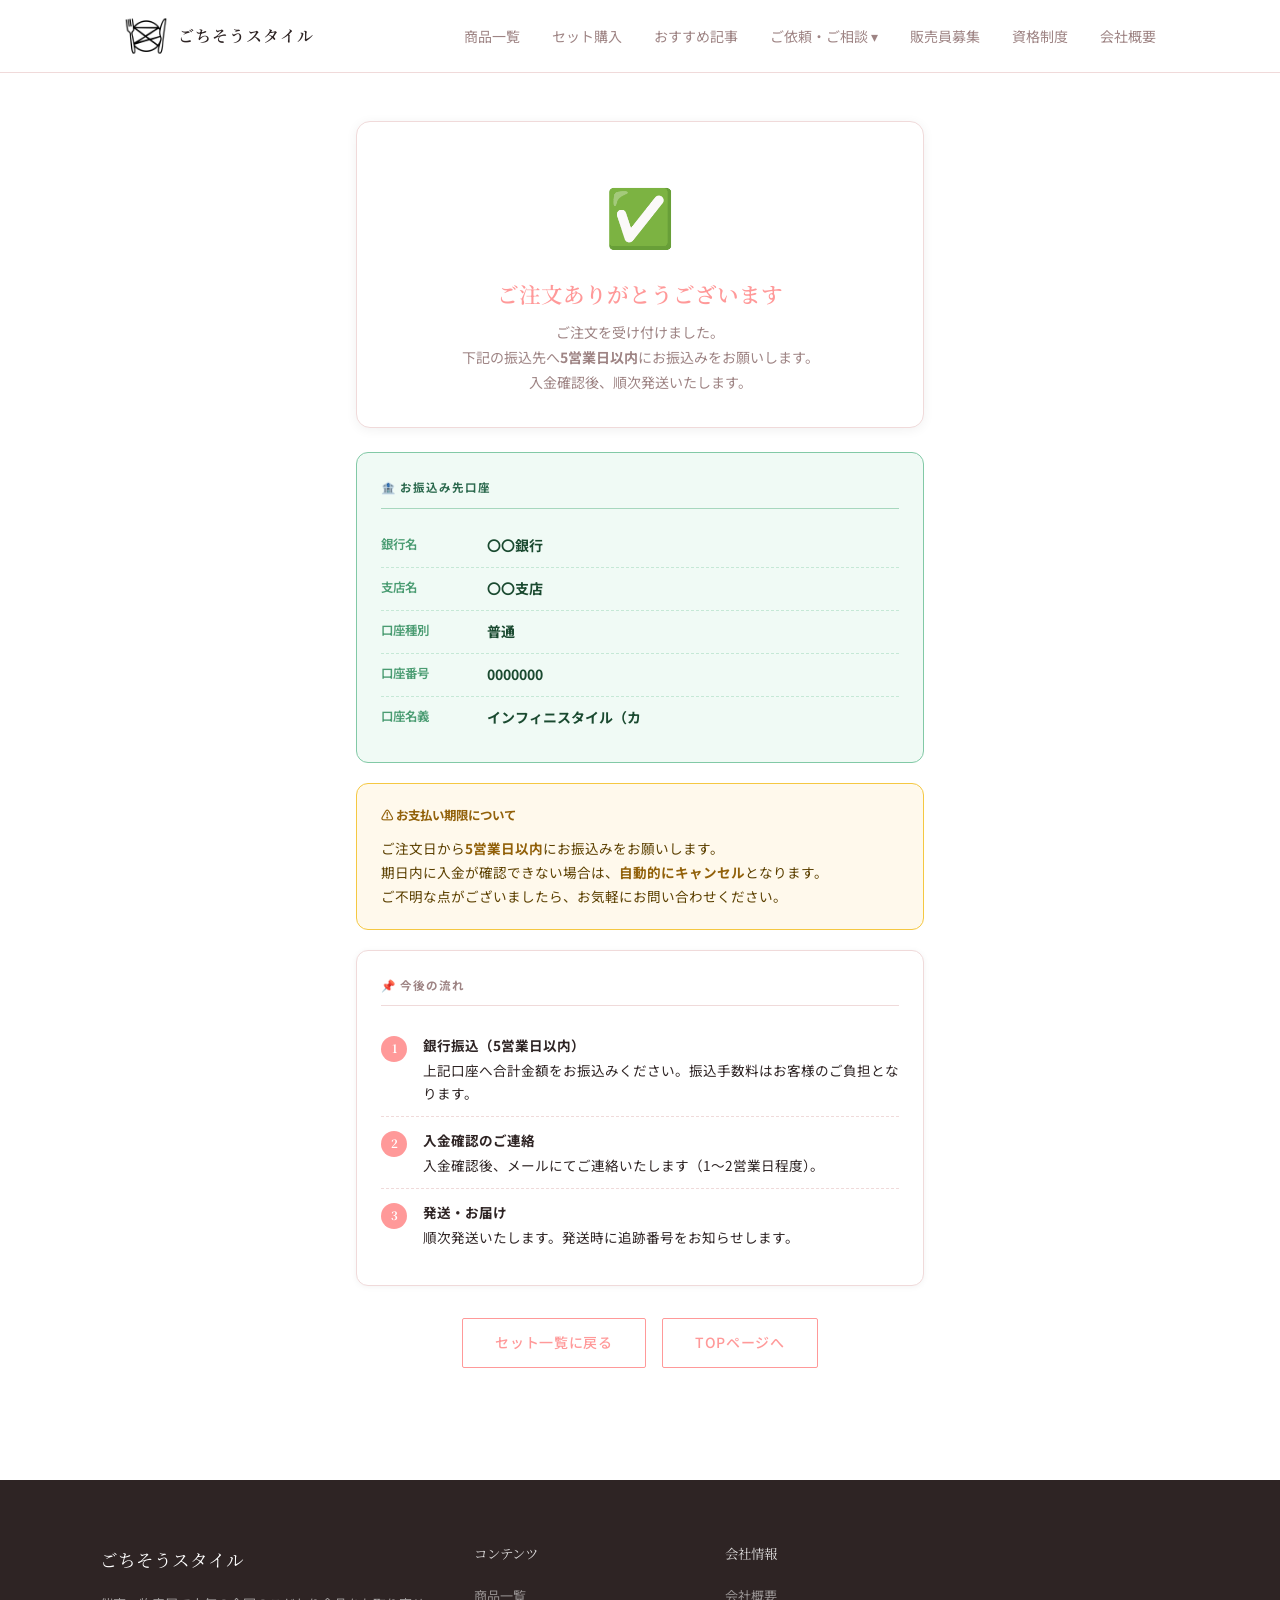
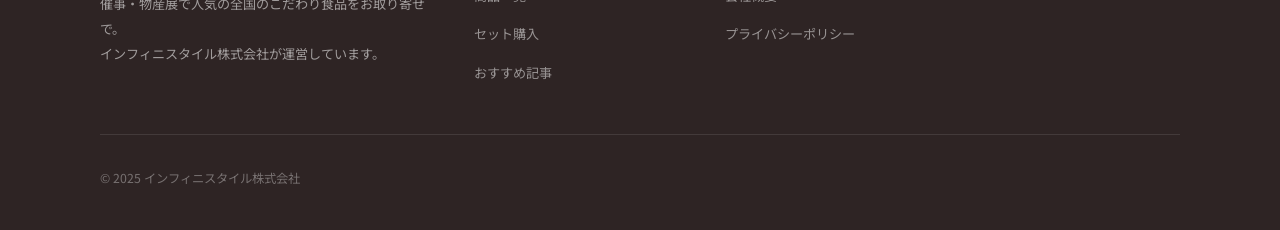
<file: order-thanks.html>
<!DOCTYPE html>
<html lang="ja">
<head>
  <meta charset="UTF-8">
  <meta name="viewport" content="width=device-width, initial-scale=1.0">
  <title>ご注文ありがとうございます｜ごちそうスタイル</title>
  <link rel="icon" type="image/x-icon" href="favicon.ico">
  <link rel="stylesheet" href="css/style.css">
  <style>
    .thanks-wrap {
      max-width: 600px;
      margin: 3rem auto;
      padding: 0 1rem 4rem;
    }

    .thanks-hero {
      text-align: center;
      padding: 2.5rem 1.5rem 2rem;
      background: #fff;
      border-radius: 14px;
      border: 1px solid var(--border);
      margin-bottom: 1.5rem;
      box-shadow: 0 2px 12px rgba(0,0,0,0.06);
    }
    .thanks-icon { font-size: 3.5rem; margin-bottom: 0.75rem; }
    .thanks-hero h1 {
      font-size: 1.35rem;
      margin-bottom: 0.6rem;
      color: var(--accent);
    }
    .thanks-hero p {
      font-size: 0.875rem;
      color: var(--text-muted);
      line-height: 1.8;
    }

    /* Order summary */
    .card {
      background: #fff;
      border: 1px solid var(--border);
      border-radius: 12px;
      padding: 1.5rem;
      margin-bottom: 1.25rem;
      box-shadow: 0 1px 6px rgba(0,0,0,0.05);
    }
    .card-title {
      font-size: 0.72rem;
      font-weight: 700;
      letter-spacing: 0.09em;
      text-transform: uppercase;
      color: var(--text-muted);
      margin-bottom: 1rem;
      padding-bottom: 0.6rem;
      border-bottom: 1px solid var(--border);
    }

    .order-row {
      display: flex;
      justify-content: space-between;
      align-items: baseline;
      padding: 0.45rem 0;
      font-size: 0.875rem;
      border-bottom: 1px dashed var(--border);
    }
    .order-row:last-child { border-bottom: none; }
    .order-row-label { color: var(--text-muted); }
    .order-row-value { font-weight: 600; }
    .order-total-row {
      display: flex;
      justify-content: space-between;
      align-items: center;
      padding: 0.85rem 1rem;
      background: #fff8f8;
      border: 1.5px solid #ffd5d5;
      border-radius: 8px;
      margin-top: 0.75rem;
    }
    .order-total-label { font-weight: 600; }
    .order-total-amount {
      font-size: 1.6rem;
      font-weight: 800;
      color: var(--accent);
      font-variant-numeric: tabular-nums;
    }

    /* Bank info */
    .bank-card {
      background: #f0faf5;
      border: 1.5px solid #82c9a6;
      border-radius: 12px;
      padding: 1.5rem;
      margin-bottom: 1.25rem;
    }
    .bank-card-title {
      font-size: 0.72rem;
      font-weight: 700;
      letter-spacing: 0.09em;
      text-transform: uppercase;
      color: #2d6a4f;
      margin-bottom: 1rem;
      padding-bottom: 0.6rem;
      border-bottom: 1px solid #a7d7be;
      display: flex;
      align-items: center;
      gap: 0.5rem;
    }
    .bank-row {
      display: flex;
      gap: 1rem;
      padding: 0.5rem 0;
      font-size: 0.875rem;
      border-bottom: 1px dashed #c5e8d6;
    }
    .bank-row:last-child { border-bottom: none; }
    .bank-row-label {
      width: 90px;
      flex-shrink: 0;
      color: #4a9c72;
      font-size: 0.78rem;
      font-weight: 600;
    }
    .bank-row-value { font-weight: 700; color: #1a4a30; }

    .deadline-card {
      background: #fff9ec;
      border: 1.5px solid #f5c842;
      border-radius: 12px;
      padding: 1.25rem 1.5rem;
      margin-bottom: 1.25rem;
    }
    .deadline-title {
      font-size: 0.78rem;
      font-weight: 700;
      color: #92610a;
      margin-bottom: 0.6rem;
      display: flex;
      align-items: center;
      gap: 0.4rem;
    }
    .deadline-card p {
      font-size: 0.85rem;
      line-height: 1.75;
      color: #5c4000;
    }
    .deadline-card strong { color: #92610a; }

    .steps-card { background: #fff; }
    .step-item {
      display: flex;
      align-items: flex-start;
      gap: 1rem;
      padding: 0.75rem 0;
      border-bottom: 1px dashed var(--border);
      font-size: 0.85rem;
    }
    .step-item:last-child { border-bottom: none; }
    .step-num {
      width: 26px; height: 26px;
      background: var(--accent);
      color: #fff;
      border-radius: 50%;
      display: flex;
      align-items: center;
      justify-content: center;
      font-size: 0.72rem;
      font-weight: 700;
      flex-shrink: 0;
      margin-top: 0.1rem;
    }
    .step-text { line-height: 1.65; }
    .step-text strong { display: block; margin-bottom: 0.15rem; }

    .back-btn-wrap { text-align: center; margin-top: 2rem; }
  </style>
</head>
<body>

<!-- ===== Header ===== -->
<header class="site-header">
  <div class="container">
    <a href="index.html" class="site-logo">
      <img src="images/logo.png" alt="ごちそうスタイル" class="logo-img">
      <span class="logo-text">ごちそうスタイル</span>
    </a>
    <button class="nav-toggle" id="navToggle" aria-expanded="false" aria-label="メニューを開く">
      <span></span><span></span><span></span>
    </button>
    <nav class="site-nav" id="siteNav">
      <ul>
        <li><a href="products.html">商品一覧</a></li>
        <li><a href="sets.html">セット購入</a></li>
        <li><a href="articles.html">おすすめ記事</a></li>
        <li class="has-dropdown">
          <a href="#">ご依頼・ご相談 ▾</a>
          <ul class="dropdown">
            <li><a href="request-feature.html">商品掲載・紹介のご依頼</a></li>
            <li><a href="request-dispatch.html">催事への販売員紹介のご依頼</a></li>
            <li><a href="request-exhibition.html">催事出展のご相談</a></li>
          </ul>
        </li>
        <li><a href="recruit.html">販売員募集</a></li>
        <li><a href="certification.html">資格制度</a></li>
        <li><a href="company.html">会社概要</a></li>
      </ul>
    </nav>
  </div>
</header>

<!-- ===== Content ===== -->
<div class="thanks-wrap">

  <!-- Hero -->
  <div class="thanks-hero">
    <div class="thanks-icon">✅</div>
    <h1>ご注文ありがとうございます</h1>
    <p>ご注文を受け付けました。<br>下記の振込先へ<strong>5営業日以内</strong>にお振込みをお願いします。<br>入金確認後、順次発送いたします。</p>
  </div>

  <!-- Order summary (JS で動的に入れる) -->
  <div class="card" id="order-summary" style="display:none">
    <div class="card-title">📋 ご注文内容</div>
    <div id="order-rows"></div>
    <div class="order-total-row">
      <span class="order-total-label">お振込み金額</span>
      <span class="order-total-amount" id="order-total"></span>
    </div>
  </div>

  <!-- Bank info -->
  <div class="bank-card">
    <div class="bank-card-title">🏦 お振込み先口座</div>
    <div id="bank-rows">
      <!-- JS で書き込む（または直接ハードコード） -->
    </div>
  </div>

  <!-- Deadline warning -->
  <div class="deadline-card">
    <div class="deadline-title">⚠️ お支払い期限について</div>
    <p>
      ご注文日から<strong>5営業日以内</strong>にお振込みをお願いします。<br>
      期日内に入金が確認できない場合は、<strong>自動的にキャンセル</strong>となります。<br>
      ご不明な点がございましたら、お気軽にお問い合わせください。
    </p>
  </div>

  <!-- Next steps -->
  <div class="card steps-card">
    <div class="card-title">📌 今後の流れ</div>
    <div class="step-item">
      <div class="step-num">1</div>
      <div class="step-text">
        <strong>銀行振込（5営業日以内）</strong>
        上記口座へ合計金額をお振込みください。振込手数料はお客様のご負担となります。
      </div>
    </div>
    <div class="step-item">
      <div class="step-num">2</div>
      <div class="step-text">
        <strong>入金確認のご連絡</strong>
        入金確認後、メールにてご連絡いたします（1〜2営業日程度）。
      </div>
    </div>
    <div class="step-item">
      <div class="step-num">3</div>
      <div class="step-text">
        <strong>発送・お届け</strong>
        順次発送いたします。発送時に追跡番号をお知らせします。
      </div>
    </div>
  </div>

  <!-- Back button -->
  <div class="back-btn-wrap">
    <a href="sets.html" class="btn btn-outline">セット一覧に戻る</a>
    <a href="index.html" class="btn btn-outline" style="margin-left:0.75rem">TOPページへ</a>
  </div>

</div>

<!-- ===== Footer ===== -->
<footer class="site-footer">
  <div class="footer-inner">
    <div class="footer-top">
      <div class="footer-brand">
        <span class="footer-logo">ごちそうスタイル</span>
        <p>催事・物産展で人気の全国のこだわり食品をお取り寄せで。<br>インフィニスタイル株式会社が運営しています。</p>
      </div>
      <div class="footer-nav">
        <h4>コンテンツ</h4>
        <ul>
          <li><a href="products.html">商品一覧</a></li>
          <li><a href="sets.html">セット購入</a></li>
          <li><a href="articles.html">おすすめ記事</a></li>
        </ul>
      </div>
      <div class="footer-nav">
        <h4>会社情報</h4>
        <ul>
          <li><a href="company.html">会社概要</a></li>
          <li><a href="#">プライバシーポリシー</a></li>
        </ul>
      </div>
    </div>
    <div class="footer-bottom">
      <p>© 2025 インフィニスタイル株式会社</p>
    </div>
  </div>
</footer>

<script src="js/main.js"></script>
<script>
// ▼▼▼ 振込先情報をここに設定してください ▼▼▼
const BANK_INFO = {
  bank:   '〇〇銀行',        // 例: 三菱UFJ銀行
  branch: '〇〇支店',        // 例: 渋谷支店
  type:   '普通',
  number: '0000000',         // 口座番号
  name:   'インフィニスタイル（カ',  // 口座名義（カタカナ）
};
// ▲▲▲

// 銀行情報を描画
function renderBank(info) {
  const rows = [
    ['銀行名', info.bank],
    ['支店名', info.branch],
    ['口座種別', info.type],
    ['口座番号', info.number],
    ['口座名義', info.name],
  ];
  document.getElementById('bank-rows').innerHTML = rows.map(([label, val]) =>
    `<div class="bank-row">
      <span class="bank-row-label">${label}</span>
      <span class="bank-row-value">${val}</span>
    </div>`
  ).join('');
}

// sessionStorage からご注文内容を復元
function renderOrder() {
  try {
    const raw = sessionStorage.getItem('gs-order');
    if (!raw) return;
    const o = JSON.parse(raw);

    // 銀行情報を order に保存されていたもので上書き（sets.html と同期）
    const bank = o.bank || BANK_INFO;
    renderBank(bank);

    // 注文サマリ
    const rows = [
      ['商品名', o.name],
      ['ブランド', o.brand],
      ['数量', o.qty + '点'],
      ['単価', '¥' + (o.total / o.qty).toLocaleString() + '（税込・送料込）'],
    ];
    document.getElementById('order-rows').innerHTML = rows.map(([label, val]) =>
      `<div class="order-row">
        <span class="order-row-label">${label}</span>
        <span class="order-row-value">${val}</span>
      </div>`
    ).join('');
    document.getElementById('order-total').textContent = '¥' + o.total.toLocaleString();
    document.getElementById('order-summary').style.display = 'block';

    sessionStorage.removeItem('gs-order');
  } catch {
    renderBank(BANK_INFO);
  }
}

renderOrder();
if (!document.getElementById('order-summary').style.display || document.getElementById('order-summary').style.display === 'none') {
  renderBank(BANK_INFO);
}
</script>
</body>
</html>
</file>
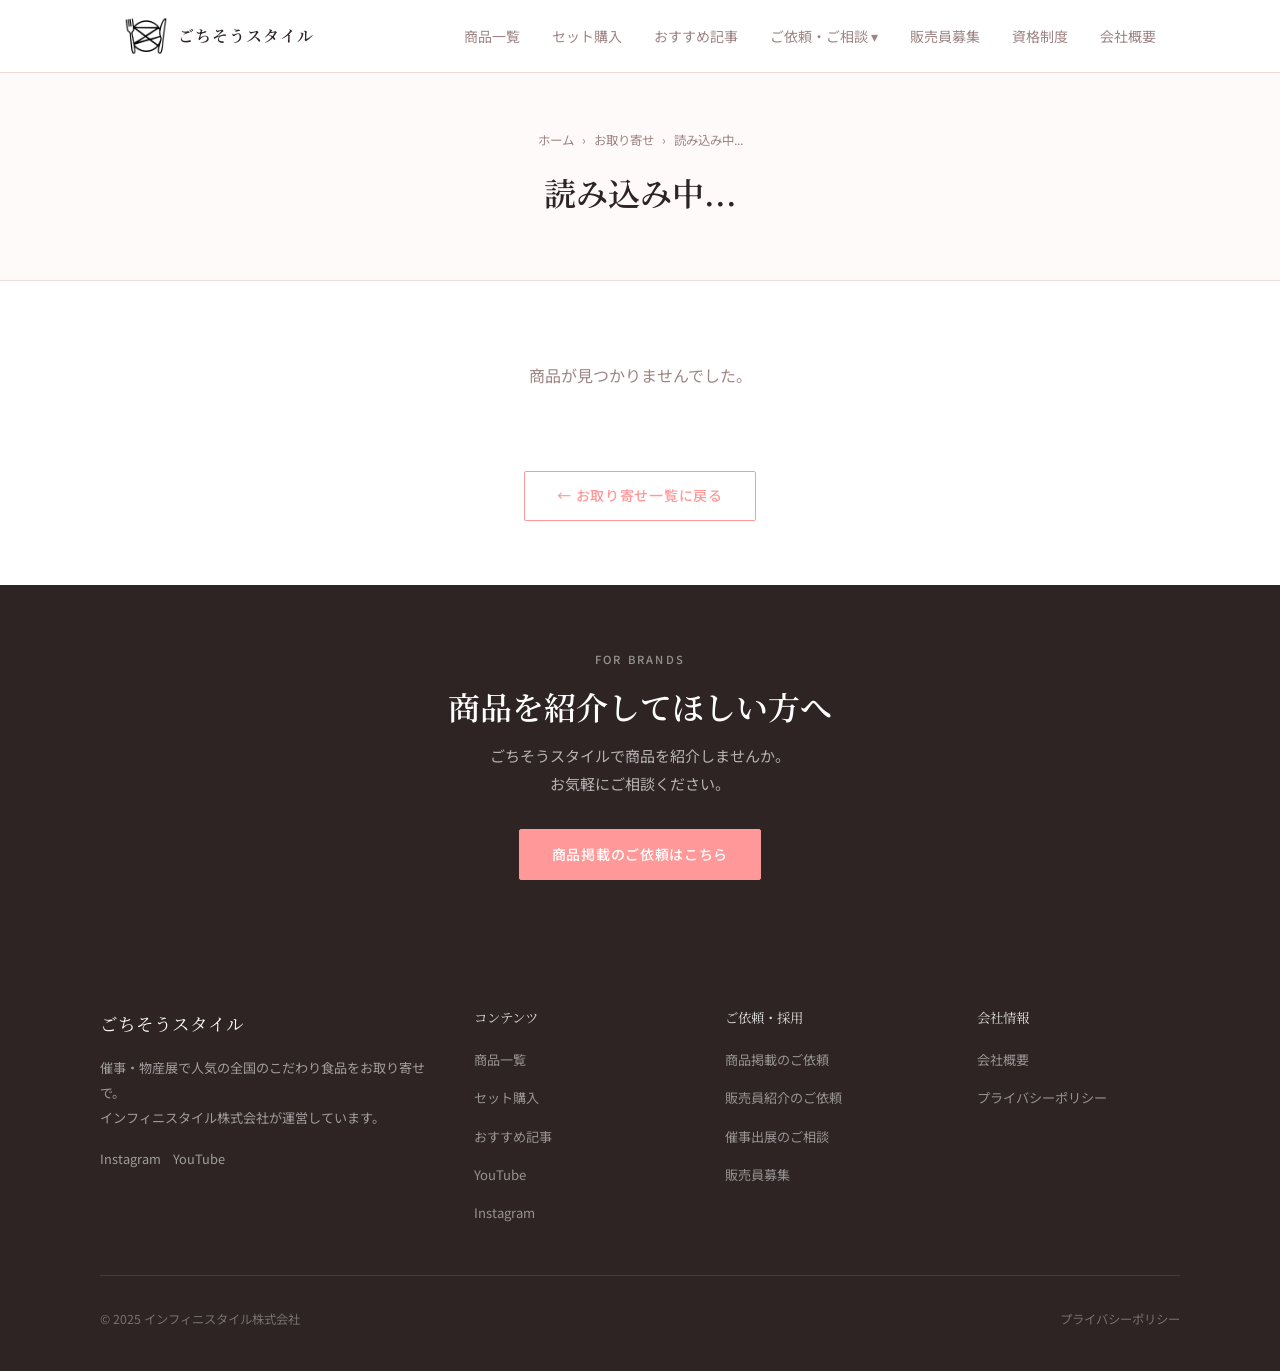
<file: product.html>
﻿<!DOCTYPE html>
<html lang="ja">
<head>
  <meta charset="UTF-8">
  <meta name="viewport" content="width=device-width, initial-scale=1.0">
  <title>商品詳細｜ごちそうスタイル</title>
  <meta name="description" content="">
  <link rel="icon" type="image/x-icon" href="favicon.ico">
  <link rel="icon" type="image/png" sizes="32x32" href="images/favicon-32.png">
  <link rel="icon" type="image/png" sizes="16x16" href="images/favicon-16.png">
  <link rel="apple-touch-icon" sizes="180x180" href="images/favicon-180.png">
  <link rel="stylesheet" href="css/style.css">
</head>
<body>

<!-- ===== Header ===== -->
<header class="site-header">
  <div class="container">
    <a href="index.html" class="site-logo"><img src="images/logo.png" alt="ごちそうスタイル" class="logo-img"><span class="logo-text">ごちそうスタイル</span></a>
    <button class="nav-toggle" id="navToggle" aria-expanded="false" aria-label="メニューを開く">
      <span></span><span></span><span></span>
    </button>
    <nav class="site-nav" id="siteNav">
      <ul>
        <li><a href="products.html">商品一覧</a></li>
        <li><a href="sets.html">セット購入</a></li>
        <li><a href="articles.html">おすすめ記事</a></li>
        <li class="has-dropdown">
          <a href="#">ご依頼・ご相談 ▾</a>
          <ul class="dropdown">
            <li><a href="request-feature.html">商品掲載・紹介のご依頼</a></li>
            <li><a href="request-dispatch.html">催事への販売員紹介のご依頼</a></li>
            <li><a href="request-exhibition.html">催事出展のご相談</a></li>
          </ul>
        </li>
        <li><a href="recruit.html">販売員募集</a></li>
        <li><a href="certification.html">資格制度</a></li>
        <li><a href="company.html">会社概要</a></li>
      </ul>
    </nav>
  </div>
</header>

<!-- ===== Page Hero (JS で書き換え) ===== -->
<div class="page-hero" id="product-hero">
  <div class="breadcrumb">
    <a href="index.html">ホーム</a>
    <span>›</span>
    <a href="products.html">お取り寄せ</a>
    <span>›</span>
    <span id="hero-title">読み込み中...</span>
  </div>
  <h1 id="hero-h1">読み込み中...</h1>
</div>

<!-- ===== Product Detail (JS で描画) ===== -->
<section class="section">
  <div class="container">
    <div id="product-detail">
      <p style="color:var(--text-muted);text-align:center;">読み込み中...</p>
    </div>
  </div>
</section>

<!-- ===== Back to List ===== -->
<div style="text-align:center;padding:0 var(--px) 4rem;">
  <a href="products.html" class="btn btn-outline">← お取り寄せ一覧に戻る</a>
</div>

<!-- ===== CTA ===== -->
<section class="cta-banner">
  <div class="container">
    <span class="section-label">FOR BRANDS</span>
    <h2>商品を紹介してほしい方へ</h2>
    <p>ごちそうスタイルで商品を紹介しませんか。<br>お気軽にご相談ください。</p>
    <div class="btn-group">
      <a href="request-feature.html" class="btn btn-primary">商品掲載のご依頼はこちら</a>
    </div>
  </div>
</section>

<!-- ===== Footer ===== -->
<footer class="site-footer">
  <div class="footer-inner">
    <div class="footer-top">
      <div class="footer-brand">
        <span class="footer-logo">ごちそうスタイル</span>
        <p>催事・物産展で人気の全国のこだわり食品をお取り寄せで。<br>インフィニスタイル株式会社が運営しています。</p>
        <div style="margin-top:1rem; display:flex; gap:0.75rem; flex-wrap:wrap;">
          <a href="https://www.instagram.com/infinistyle/" target="_blank" rel="noopener" style="font-size:0.8rem;color:rgba(255,255,255,0.55);">Instagram</a>
          <a href="https://www.youtube.com/@gochiso-style" target="_blank" rel="noopener" style="font-size:0.8rem;color:rgba(255,255,255,0.55);">YouTube</a>
        </div>
      </div>
      <div class="footer-nav">
        <h4>コンテンツ</h4>
        <ul>
          <li><a href="products.html">商品一覧</a></li>
          <li><a href="sets.html">セット購入</a></li>
        <li><a href="articles.html">おすすめ記事</a></li>
          <li><a href="https://www.youtube.com/@gochiso-style" target="_blank" rel="noopener">YouTube</a></li>
          <li><a href="https://www.instagram.com/infinistyle/" target="_blank" rel="noopener">Instagram</a></li>
        </ul>
      </div>
      <div class="footer-nav">
        <h4>ご依頼・採用</h4>
        <ul>
          <li><a href="request-feature.html">商品掲載のご依頼</a></li>
          <li><a href="request-dispatch.html">販売員紹介のご依頼</a></li>
          <li><a href="request-exhibition.html">催事出展のご相談</a></li>
          <li><a href="recruit.html">販売員募集</a></li>
        </ul>
      </div>
      <div class="footer-nav">
        <h4>会社情報</h4>
        <ul>
          <li><a href="company.html">会社概要</a></li>
          <li><a href="#">プライバシーポリシー</a></li>
        </ul>
      </div>
    </div><!-- /.footer-top -->
    <div class="footer-bottom">
      <p>© 2025 インフィニスタイル株式会社</p>
      <div class="footer-links">
        <a href="#">プライバシーポリシー</a>
      </div>
    </div>
  </div>
</footer>

<script src="js/main.js"></script>
</body>
</html>
</file>
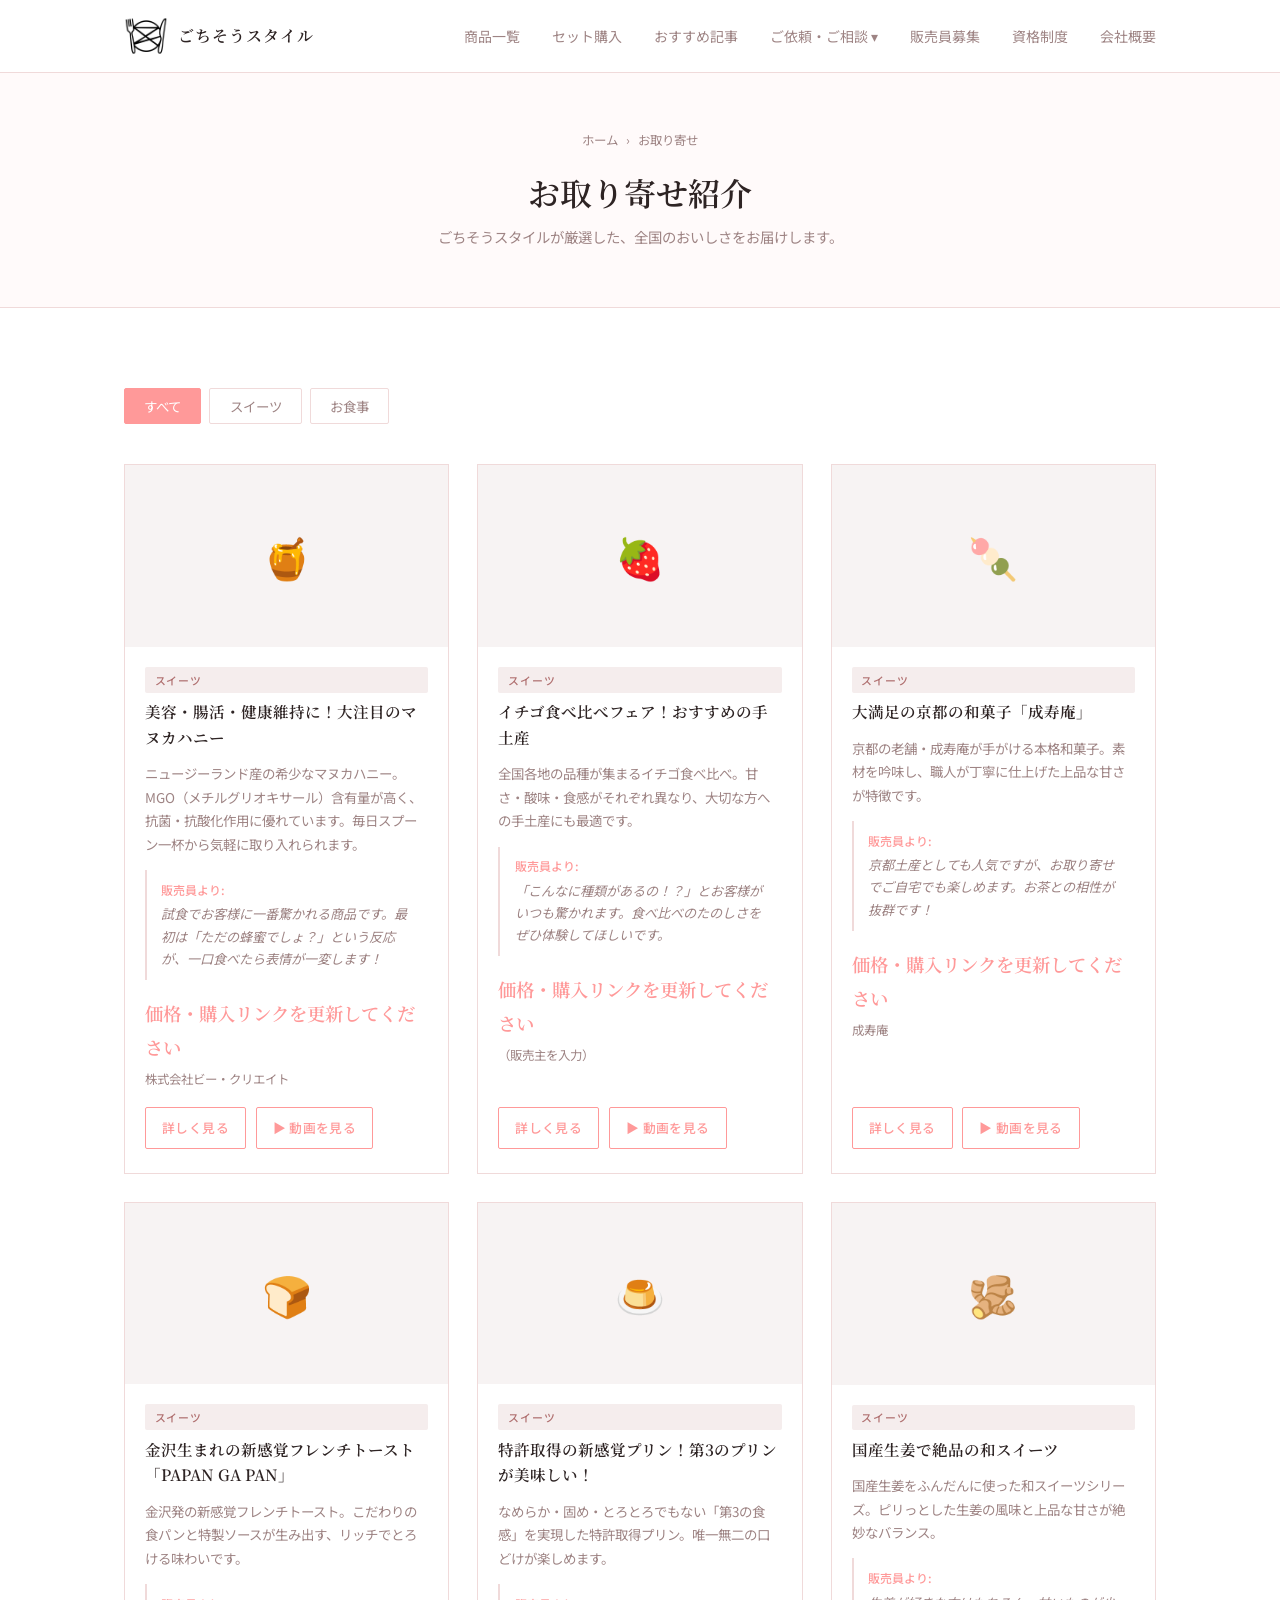
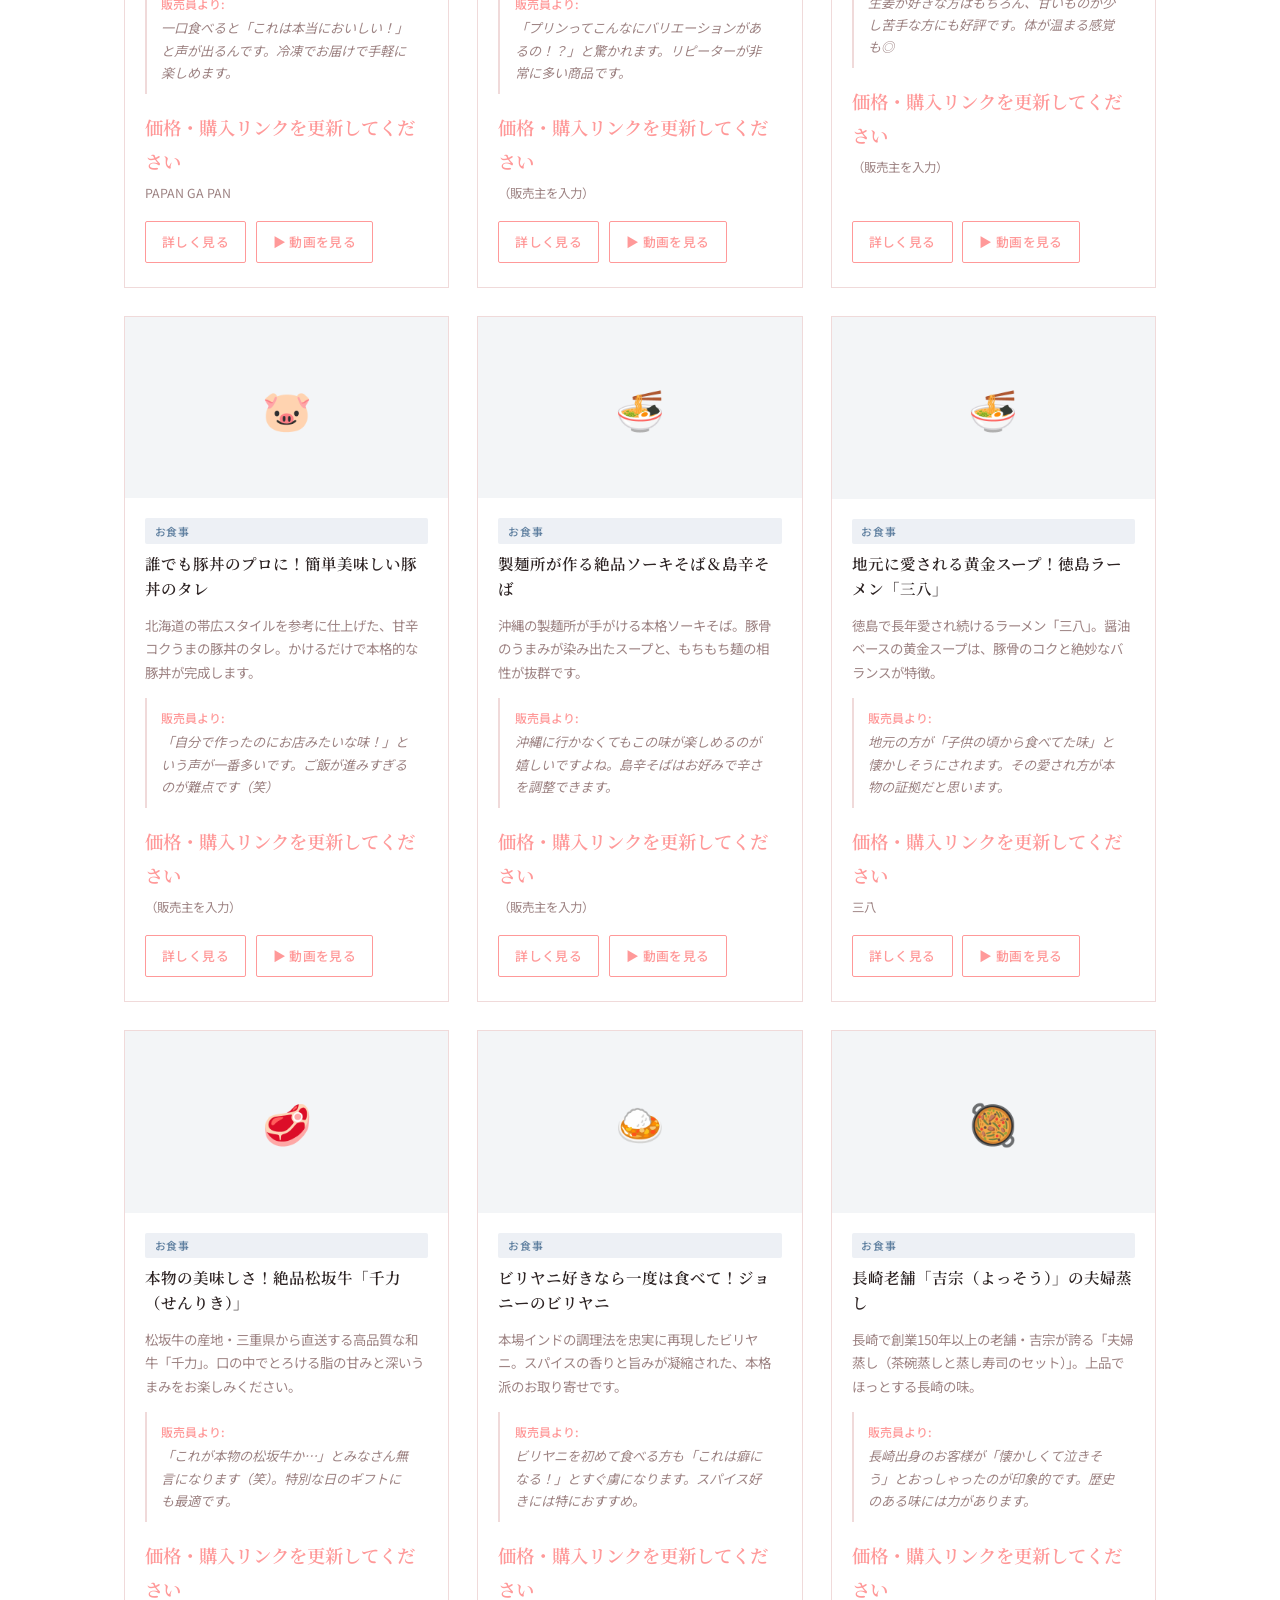
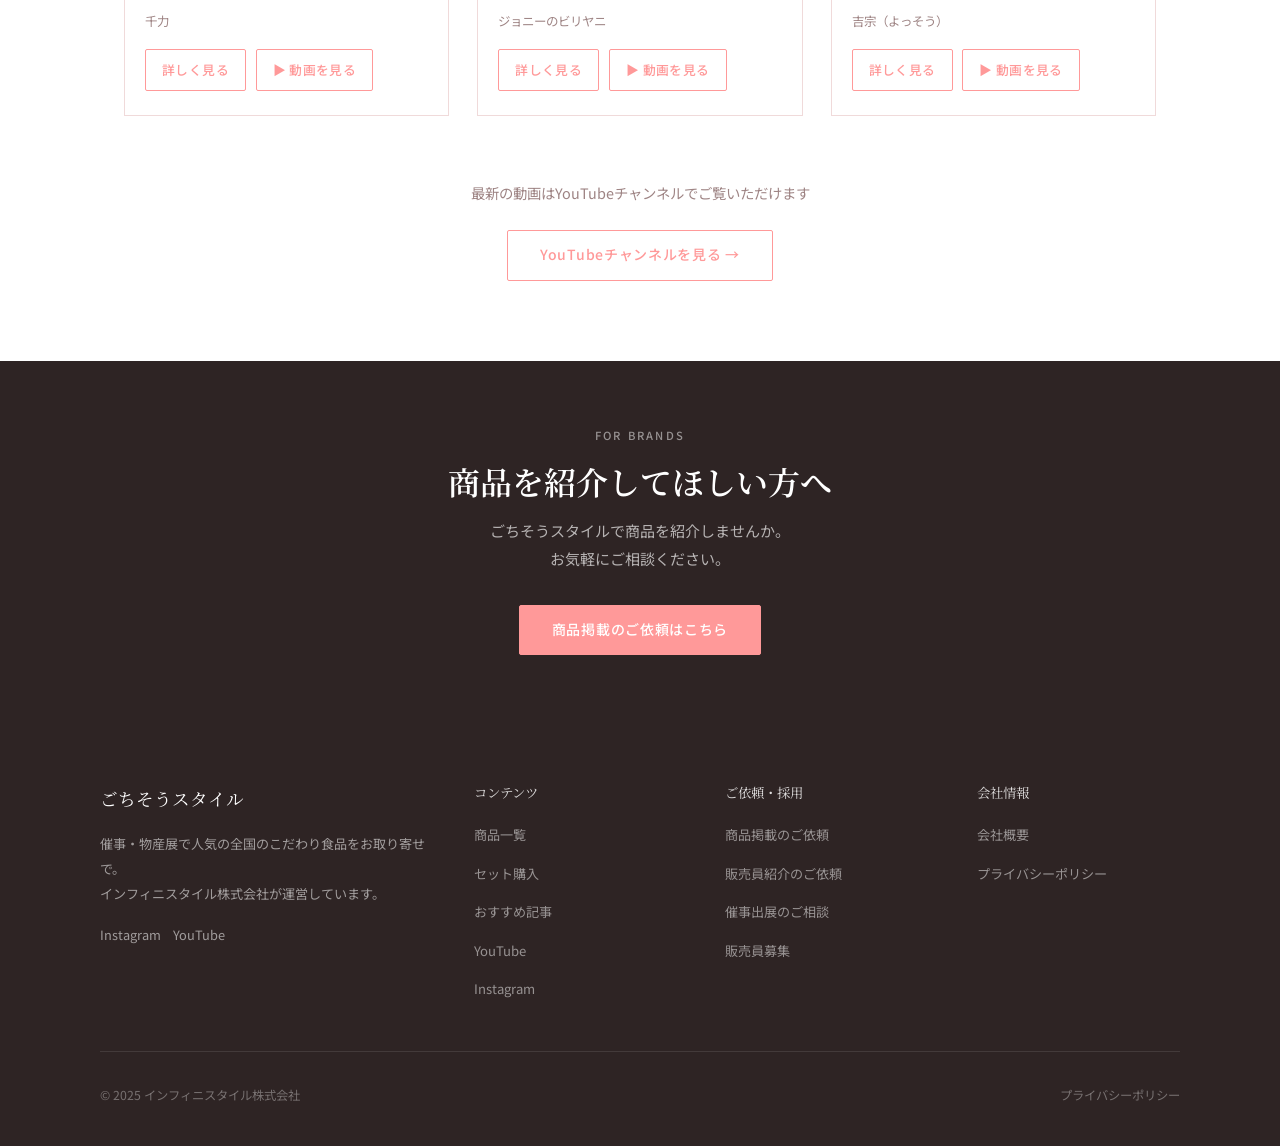
<file: products.html>
﻿<!DOCTYPE html>
<html lang="ja">
<head>
  <meta charset="UTF-8">
  <meta name="viewport" content="width=device-width, initial-scale=1.0">
  <title>お取り寄せ紹介｜ごちそうスタイル</title>
  <meta name="description" content="ごちそうスタイルが厳選した、全国のお取り寄せ可能な食品・スイーツをご紹介します。">
  <link rel="icon" type="image/x-icon" href="favicon.ico">
  <link rel="icon" type="image/png" sizes="32x32" href="images/favicon-32.png">
  <link rel="icon" type="image/png" sizes="16x16" href="images/favicon-16.png">
  <link rel="apple-touch-icon" sizes="180x180" href="images/favicon-180.png">
  <link rel="stylesheet" href="css/style.css">
</head>
<body>

<!-- ===== Header ===== -->
<header class="site-header">
  <div class="container">
    <a href="index.html" class="site-logo"><img src="images/logo.png" alt="ごちそうスタイル" class="logo-img"><span class="logo-text">ごちそうスタイル</span></a>
    <button class="nav-toggle" id="navToggle" aria-expanded="false" aria-label="メニューを開く">
      <span></span><span></span><span></span>
    </button>
    <nav class="site-nav" id="siteNav">
      <ul>
        <li><a href="products.html">商品一覧</a></li>
        <li><a href="sets.html">セット購入</a></li>
        <li><a href="articles.html">おすすめ記事</a></li>
        <li class="has-dropdown">
          <a href="#">ご依頼・ご相談 ▾</a>
          <ul class="dropdown">
            <li><a href="request-feature.html">商品掲載・紹介のご依頼</a></li>
            <li><a href="request-dispatch.html">催事への販売員紹介のご依頼</a></li>
            <li><a href="request-exhibition.html">催事出展のご相談</a></li>
          </ul>
        </li>
        <li><a href="recruit.html">販売員募集</a></li>
        <li><a href="certification.html">資格制度</a></li>
        <li><a href="company.html">会社概要</a></li>
      </ul>
    </nav>
  </div>
</header>

<!-- ===== Page Hero ===== -->
<div class="page-hero">
  <div class="breadcrumb">
    <a href="index.html">ホーム</a>
    <span>›</span>
    <span>お取り寄せ</span>
  </div>
  <h1>お取り寄せ紹介</h1>
  <p>ごちそうスタイルが厳選した、全国のおいしさをお届けします。</p>
</div>

<!-- ===== Products ===== -->
<section class="section">
  <div class="container">

    <div class="filter-tabs">
      <button class="filter-tab active" data-filter="all">すべて</button>
      <button class="filter-tab" data-filter="sweets">スイーツ</button>
      <button class="filter-tab" data-filter="meal">お食事</button>
    </div>

    <div class="products-grid" id="all-products">
      <p style="color:var(--text-muted);font-size:0.9rem;">読み込み中...</p>
    </div>

    <div style="text-align:center; margin-top:4rem;">
      <p style="color:var(--text-muted);font-size:0.9rem;margin-bottom:1.5rem;">最新の動画はYouTubeチャンネルでご覧いただけます</p>
      <a href="https://www.youtube.com/@gochiso-style" target="_blank" rel="noopener" class="btn btn-outline">
        YouTubeチャンネルを見る →
      </a>
    </div>

  </div>
</section>

<!-- ===== CTA ===== -->
<section class="cta-banner">
  <div class="container">
    <span class="section-label">FOR BRANDS</span>
    <h2>商品を紹介してほしい方へ</h2>
    <p>ごちそうスタイルで商品を紹介しませんか。<br>お気軽にご相談ください。</p>
    <div class="btn-group">
      <a href="request-feature.html" class="btn btn-primary">商品掲載のご依頼はこちら</a>
    </div>
  </div>
</section>

<!-- ===== Footer ===== -->
<footer class="site-footer">
  <div class="footer-inner">
    <div class="footer-top">
      <div class="footer-brand">
        <span class="footer-logo">ごちそうスタイル</span>
        <p>催事・物産展で人気の全国のこだわり食品をお取り寄せで。<br>インフィニスタイル株式会社が運営しています。</p>
        <div style="margin-top:1rem; display:flex; gap:0.75rem; flex-wrap:wrap;">
          <a href="https://www.instagram.com/infinistyle/" target="_blank" rel="noopener" style="font-size:0.8rem;color:rgba(255,255,255,0.55);">Instagram</a>
          <a href="https://www.youtube.com/@gochiso-style" target="_blank" rel="noopener" style="font-size:0.8rem;color:rgba(255,255,255,0.55);">YouTube</a>
        </div>
      </div>
      <div class="footer-nav">
        <h4>コンテンツ</h4>
        <ul>
          <li><a href="products.html">商品一覧</a></li>
          <li><a href="sets.html">セット購入</a></li>
        <li><a href="articles.html">おすすめ記事</a></li>
          <li><a href="https://www.youtube.com/@gochiso-style" target="_blank" rel="noopener">YouTube</a></li>
          <li><a href="https://www.instagram.com/infinistyle/" target="_blank" rel="noopener">Instagram</a></li>
        </ul>
      </div>
      <div class="footer-nav">
        <h4>ご依頼・採用</h4>
        <ul>
          <li><a href="request-feature.html">商品掲載のご依頼</a></li>
          <li><a href="request-dispatch.html">販売員紹介のご依頼</a></li>
          <li><a href="request-exhibition.html">催事出展のご相談</a></li>
          <li><a href="recruit.html">販売員募集</a></li>
        </ul>
      </div>
      <div class="footer-nav">
        <h4>会社情報</h4>
        <ul>
          <li><a href="company.html">会社概要</a></li>
          <li><a href="#">プライバシーポリシー</a></li>
        </ul>
      </div>
    </div><!-- /.footer-top -->
    <div class="footer-bottom">
      <p>© 2025 インフィニスタイル株式会社</p>
      <div class="footer-links">
        <a href="#">プライバシーポリシー</a>
      </div>
    </div>
  </div>
</footer>

<script src="js/main.js"></script>
</body>
</html>
</file>
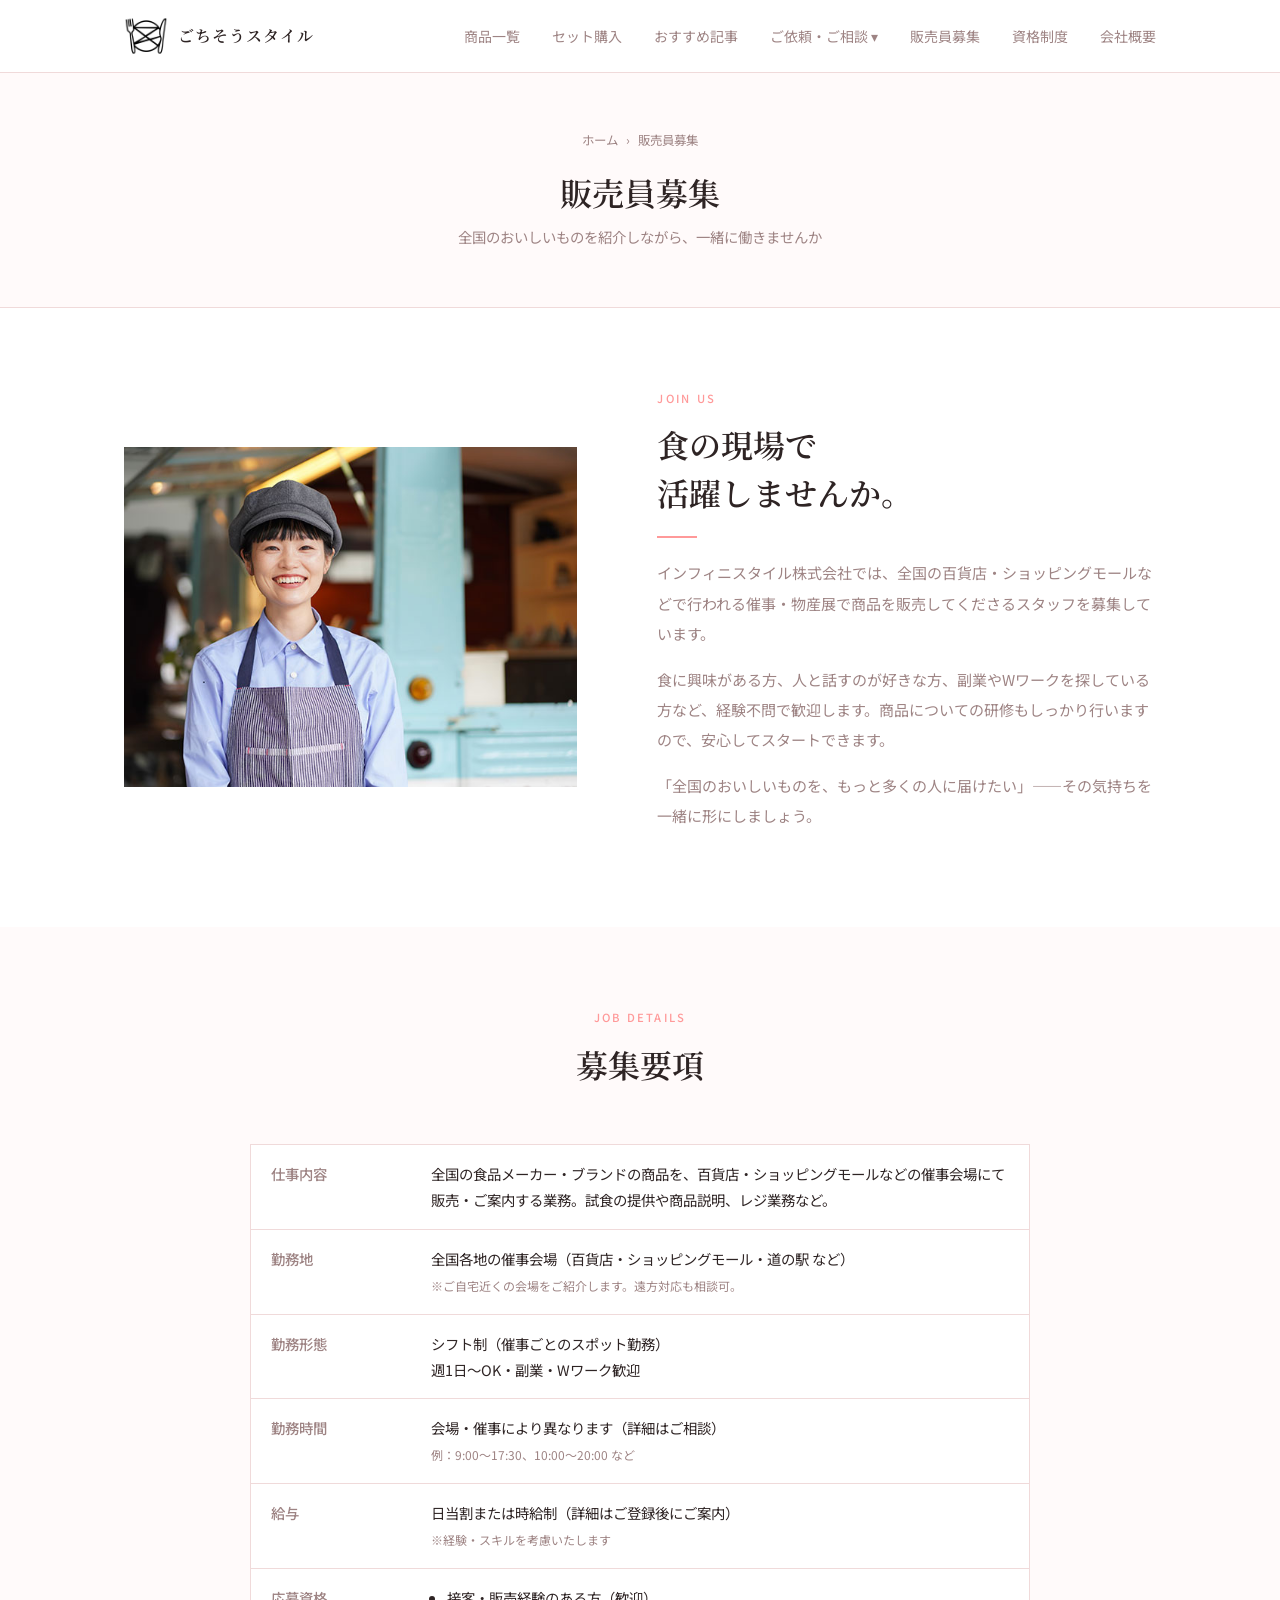
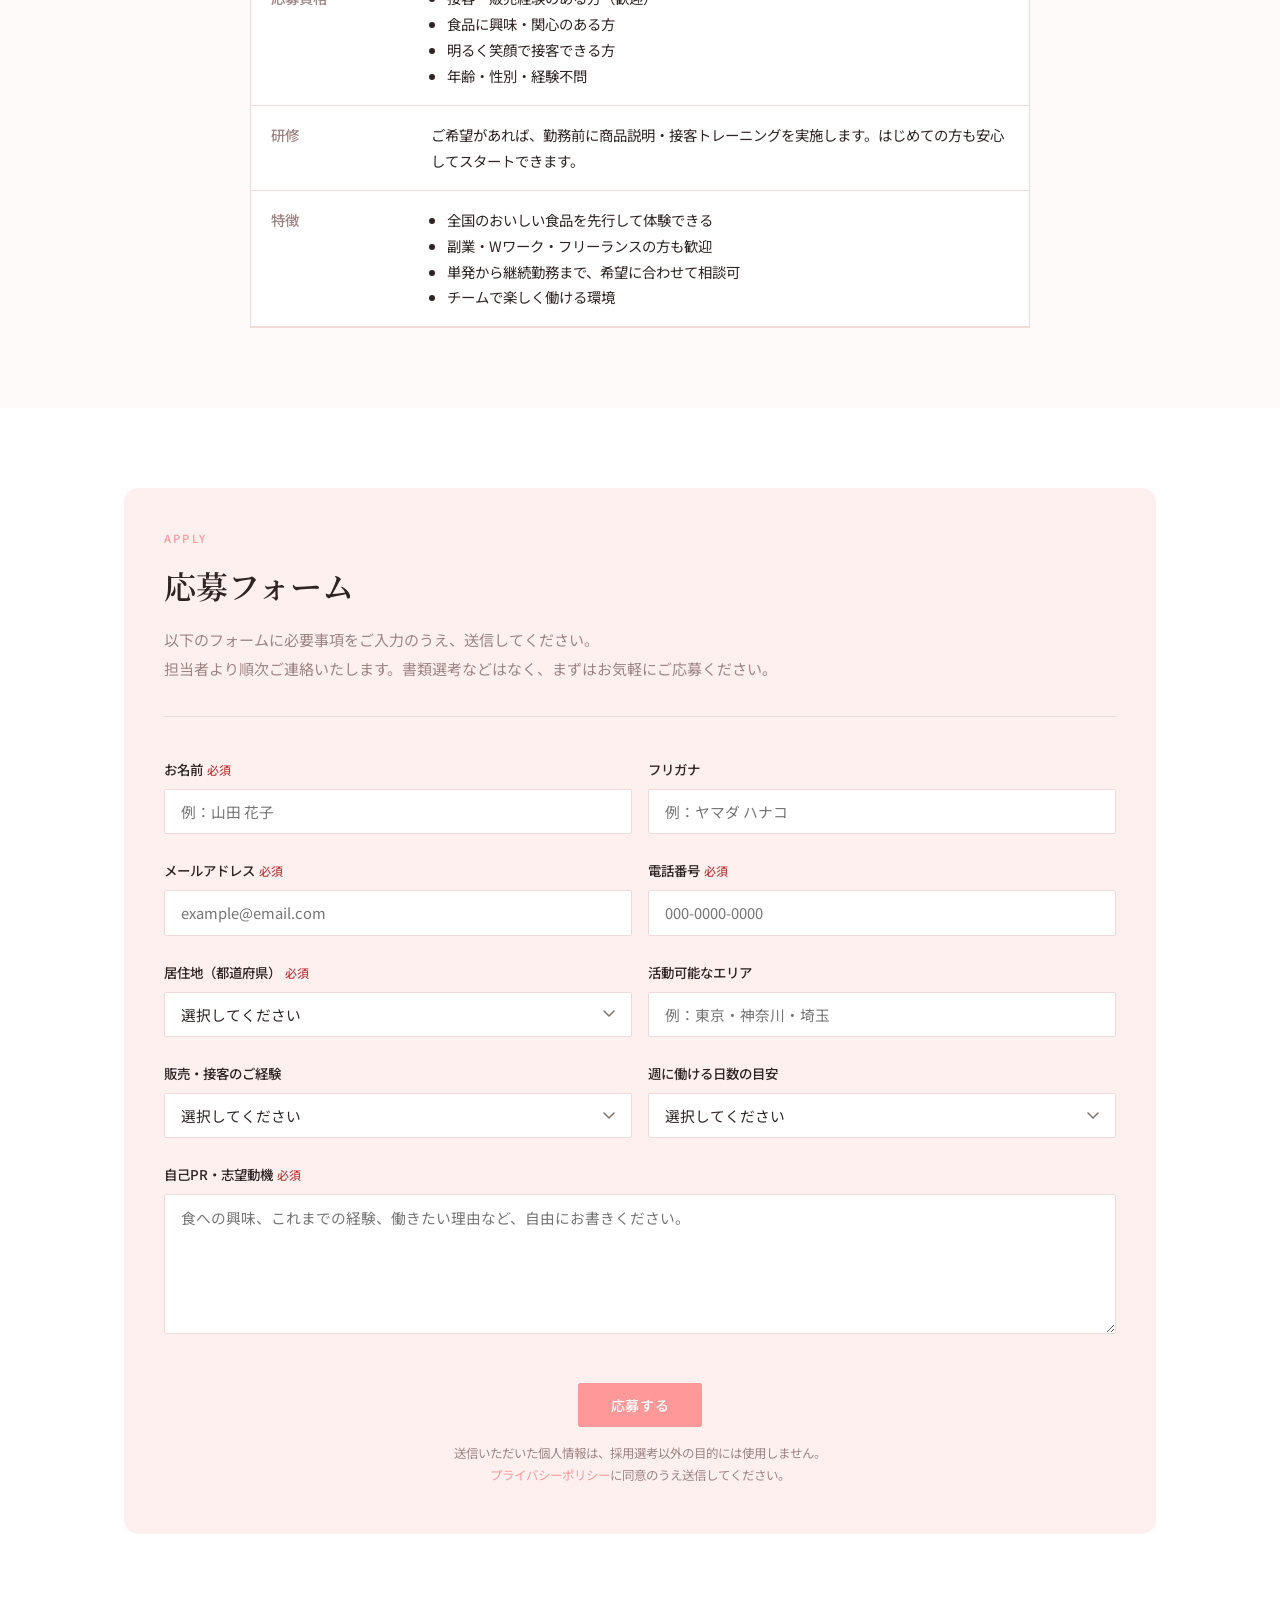
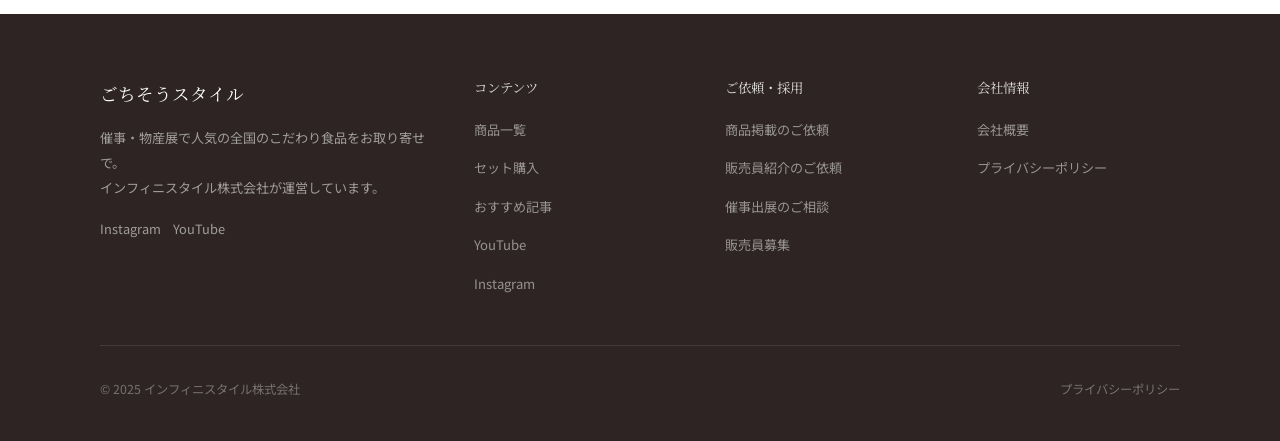
<file: recruit.html>
﻿<!DOCTYPE html>
<html lang="ja">
<head>
  <meta charset="UTF-8">
  <meta name="viewport" content="width=device-width, initial-scale=1.0">
  <title>販売員募集｜ごちそうスタイル</title>
  <meta name="description" content="全国の食品を紹介しながら働く販売スタッフを募集中。副業・Wワーク・週1日からOK。インフィニスタイル株式会社。">
  <link rel="icon" type="image/x-icon" href="favicon.ico">
  <link rel="icon" type="image/png" sizes="32x32" href="images/favicon-32.png">
  <link rel="icon" type="image/png" sizes="16x16" href="images/favicon-16.png">
  <link rel="apple-touch-icon" sizes="180x180" href="images/favicon-180.png">
  <link rel="stylesheet" href="css/style.css">
</head>
<body>

<!-- ===== Header ===== -->
<header class="site-header">
  <div class="container">
    <a href="index.html" class="site-logo"><img src="images/logo.png" alt="ごちそうスタイル" class="logo-img"><span class="logo-text">ごちそうスタイル</span></a>
    <button class="nav-toggle" id="navToggle" aria-expanded="false" aria-label="メニューを開く">
      <span></span><span></span><span></span>
    </button>
    <nav class="site-nav" id="siteNav">
      <ul>
        <li><a href="products.html">商品一覧</a></li>
        <li><a href="sets.html">セット購入</a></li>
        <li><a href="articles.html">おすすめ記事</a></li>
        <li class="has-dropdown">
          <a href="#">ご依頼・ご相談 ▾</a>
          <ul class="dropdown">
            <li><a href="request-feature.html">商品掲載・紹介のご依頼</a></li>
            <li><a href="request-dispatch.html">催事への販売員紹介のご依頼</a></li>
            <li><a href="request-exhibition.html">催事出展のご相談</a></li>
          </ul>
        </li>
        <li><a href="recruit.html">販売員募集</a></li>
        <li><a href="certification.html">資格制度</a></li>
        <li><a href="company.html">会社概要</a></li>
      </ul>
    </nav>
  </div>
</header>

<!-- ===== Page Hero ===== -->
<div class="page-hero">
  <div class="breadcrumb">
    <a href="index.html">ホーム</a>
    <span>›</span>
    <span>販売員募集</span>
  </div>
  <h1>販売員募集</h1>
  <p>全国のおいしいものを紹介しながら、一緒に働きませんか</p>
</div>

<!-- ===== Intro ===== -->
<section class="section">
  <div class="container">
    <div class="about-content">
      <div class="about-img">
        <img src="images/recruit-job.jpg" alt="催事販売の様子">
      </div>
      <div class="about-text">
        <span class="section-label">JOIN US</span>
        <h2>食の現場で<br>活躍しませんか。</h2>
        <div class="divider"></div>
        <p>インフィニスタイル株式会社では、全国の百貨店・ショッピングモールなどで行われる催事・物産展で商品を販売してくださるスタッフを募集しています。</p>
        <p>食に興味がある方、人と話すのが好きな方、副業やWワークを探している方など、経験不問で歓迎します。商品についての研修もしっかり行いますので、安心してスタートできます。</p>
        <p>「全国のおいしいものを、もっと多くの人に届けたい」——その気持ちを一緒に形にしましょう。</p>
      </div>
    </div>
  </div>
</section>

<!-- ===== Job Details ===== -->
<section class="section section-alt">
  <div class="container">
    <div class="section-header">
      <span class="section-label">JOB DETAILS</span>
      <h2>募集要項</h2>
    </div>

    <div style="max-width: 780px; margin: 0 auto; background: var(--surface); border: 1px solid var(--border); overflow: hidden;">
      <table class="job-table">
        <tbody>
          <tr>
            <th>仕事内容</th>
            <td>全国の食品メーカー・ブランドの商品を、百貨店・ショッピングモールなどの催事会場にて販売・ご案内する業務。試食の提供や商品説明、レジ業務など。</td>
          </tr>
          <tr>
            <th>勤務地</th>
            <td>全国各地の催事会場（百貨店・ショッピングモール・道の駅 など）<br><small style="color: var(--text-muted);">※ご自宅近くの会場をご紹介します。遠方対応も相談可。</small></td>
          </tr>
          <tr>
            <th>勤務形態</th>
            <td>シフト制（催事ごとのスポット勤務）<br>週1日〜OK・副業・Wワーク歓迎</td>
          </tr>
          <tr>
            <th>勤務時間</th>
            <td>会場・催事により異なります（詳細はご相談）<br><small style="color: var(--text-muted);">例：9:00〜17:30、10:00〜20:00 など</small></td>
          </tr>
          <tr>
            <th>給与</th>
            <td>日当割または時給制（詳細はご登録後にご案内）<br><small style="color: var(--text-muted);">※経験・スキルを考慮いたします</small></td>
          </tr>
          <tr>
            <th>応募資格</th>
            <td>
              <ul style="padding-left: 1rem; list-style: disc; color: inherit;">
                <li>接客・販売経験のある方（歓迎）</li>
                <li>食品に興味・関心のある方</li>
                <li>明るく笑顔で接客できる方</li>
                <li>年齢・性別・経験不問</li>
              </ul>
            </td>
          </tr>
          <tr>
            <th>研修</th>
            <td>ご希望があれば、勤務前に商品説明・接客トレーニングを実施します。はじめての方も安心してスタートできます。</td>
          </tr>
          <tr>
            <th>特徴</th>
            <td>
              <ul style="padding-left: 1rem; list-style: disc; color: inherit;">
                <li>全国のおいしい食品を先行して体験できる</li>
                <li>副業・Wワーク・フリーランスの方も歓迎</li>
                <li>単発から継続勤務まで、希望に合わせて相談可</li>
                <li>チームで楽しく働ける環境</li>
              </ul>
            </td>
          </tr>
        </tbody>
      </table>
    </div>
  </div>
</section>

<!-- ===== Application Form ===== -->
<section class="section">
  <div class="container">
    <div class="form-wrap">
      <div class="form-intro">
        <span class="section-label">APPLY</span>
        <h2>応募フォーム</h2>
        <p>以下のフォームに必要事項をご入力のうえ、送信してください。<br>担当者より順次ご連絡いたします。書類選考などはなく、まずはお気軽にご応募ください。</p>
      </div>

      <!--
        【フォームの設定方法】
        1. https://formspree.io/ でアカウントを作成
        2. 新しいフォームを作成し、フォームIDを取得
        3. action="https://formspree.io/f/xxxxxxxx" の部分を書き換えてください
      -->
      <form action="https://formspree.io/f/YOUR_FORM_ID" method="POST" class="contact-form">
        <input type="hidden" name="_subject" value="【販売員応募】ごちそうスタイル">
        <input type="text" name="_gotcha" style="display:none">

        <div class="form-row">
          <div class="form-group">
            <label for="name">お名前<span class="req">必須</span></label>
            <input type="text" id="name" name="お名前" required placeholder="例：山田 花子">
          </div>
          <div class="form-group">
            <label for="name-kana">フリガナ</label>
            <input type="text" id="name-kana" name="フリガナ" placeholder="例：ヤマダ ハナコ">
          </div>
        </div>

        <div class="form-row">
          <div class="form-group">
            <label for="email">メールアドレス<span class="req">必須</span></label>
            <input type="email" id="email" name="メールアドレス" required placeholder="example@email.com">
          </div>
          <div class="form-group">
            <label for="tel">電話番号<span class="req">必須</span></label>
            <input type="tel" id="tel" name="電話番号" required placeholder="000-0000-0000">
          </div>
        </div>

        <div class="form-row">
          <div class="form-group">
            <label for="pref">居住地（都道府県）<span class="req">必須</span></label>
            <select id="pref" name="居住都道府県" required>
              <option value="" disabled selected>選択してください</option>
              <option>北海道</option><option>青森県</option><option>岩手県</option><option>宮城県</option>
              <option>秋田県</option><option>山形県</option><option>福島県</option><option>茨城県</option>
              <option>栃木県</option><option>群馬県</option><option>埼玉県</option><option>千葉県</option>
              <option>東京都</option><option>神奈川県</option><option>新潟県</option><option>富山県</option>
              <option>石川県</option><option>福井県</option><option>山梨県</option><option>長野県</option>
              <option>岐阜県</option><option>静岡県</option><option>愛知県</option><option>三重県</option>
              <option>滋賀県</option><option>京都府</option><option>大阪府</option><option>兵庫県</option>
              <option>奈良県</option><option>和歌山県</option><option>鳥取県</option><option>島根県</option>
              <option>岡山県</option><option>広島県</option><option>山口県</option><option>徳島県</option>
              <option>香川県</option><option>愛媛県</option><option>高知県</option><option>福岡県</option>
              <option>佐賀県</option><option>長崎県</option><option>熊本県</option><option>大分県</option>
              <option>宮崎県</option><option>鹿児島県</option><option>沖縄県</option>
            </select>
          </div>
          <div class="form-group">
            <label for="area">活動可能なエリア</label>
            <input type="text" id="area" name="活動可能エリア" placeholder="例：東京・神奈川・埼玉">
          </div>
        </div>

        <div class="form-row">
          <div class="form-group">
            <label for="experience">販売・接客のご経験</label>
            <select id="experience" name="販売接客経験">
              <option value="" disabled selected>選択してください</option>
              <option>なし（はじめて）</option>
              <option>少しあり（1年未満）</option>
              <option>あり（1〜3年）</option>
              <option>豊富（3年以上）</option>
            </select>
          </div>
          <div class="form-group">
            <label for="days">週に働ける日数の目安</label>
            <select id="days" name="週の勤務日数">
              <option value="" disabled selected>選択してください</option>
              <option>週1日程度</option>
              <option>週2〜3日程度</option>
              <option>週4日以上</option>
              <option>催事のみ（不定期）</option>
            </select>
          </div>
        </div>

        <div class="form-group">
          <label for="message">自己PR・志望動機<span class="req">必須</span></label>
          <textarea id="message" name="自己PR・志望動機" required
            placeholder="食への興味、これまでの経験、働きたい理由など、自由にお書きください。"></textarea>
        </div>

        <div class="form-submit">
          <button type="submit" class="btn btn-primary">応募する</button>
          <p class="form-note">
            送信いただいた個人情報は、採用選考以外の目的には使用しません。<br>
            <a href="#" style="color: var(--accent);">プライバシーポリシー</a>に同意のうえ送信してください。
          </p>
        </div>
      </form>
    </div>
  </div>
</section>

<!-- ===== Footer ===== -->
<footer class="site-footer">
  <div class="footer-inner">
    <div class="footer-top">
      <div class="footer-brand">
        <span class="footer-logo">ごちそうスタイル</span>
        <p>催事・物産展で人気の全国のこだわり食品をお取り寄せで。<br>インフィニスタイル株式会社が運営しています。</p>
        <div style="margin-top:1rem; display:flex; gap:0.75rem; flex-wrap:wrap;">
          <a href="https://www.instagram.com/infinistyle/" target="_blank" rel="noopener" style="font-size:0.8rem;color:rgba(255,255,255,0.55);">Instagram</a>
          <a href="https://www.youtube.com/@gochiso-style" target="_blank" rel="noopener" style="font-size:0.8rem;color:rgba(255,255,255,0.55);">YouTube</a>
        </div>
      </div>
      <div class="footer-nav">
        <h4>コンテンツ</h4>
        <ul>
          <li><a href="products.html">商品一覧</a></li>
          <li><a href="sets.html">セット購入</a></li>
        <li><a href="articles.html">おすすめ記事</a></li>
          <li><a href="https://www.youtube.com/@gochiso-style" target="_blank" rel="noopener">YouTube</a></li>
          <li><a href="https://www.instagram.com/infinistyle/" target="_blank" rel="noopener">Instagram</a></li>
        </ul>
      </div>
      <div class="footer-nav">
        <h4>ご依頼・採用</h4>
        <ul>
          <li><a href="request-feature.html">商品掲載のご依頼</a></li>
          <li><a href="request-dispatch.html">販売員紹介のご依頼</a></li>
          <li><a href="request-exhibition.html">催事出展のご相談</a></li>
          <li><a href="recruit.html">販売員募集</a></li>
        </ul>
      </div>
      <div class="footer-nav">
        <h4>会社情報</h4>
        <ul>
          <li><a href="company.html">会社概要</a></li>
          <li><a href="#">プライバシーポリシー</a></li>
        </ul>
      </div>
    </div><!-- /.footer-top -->
    <div class="footer-bottom">
      <p>© 2025 インフィニスタイル株式会社</p>
      <div class="footer-links">
        <a href="#">プライバシーポリシー</a>
      </div>
    </div>
  </div>
</footer>

<script src="js/main.js"></script>
</body>
</html>
</file>
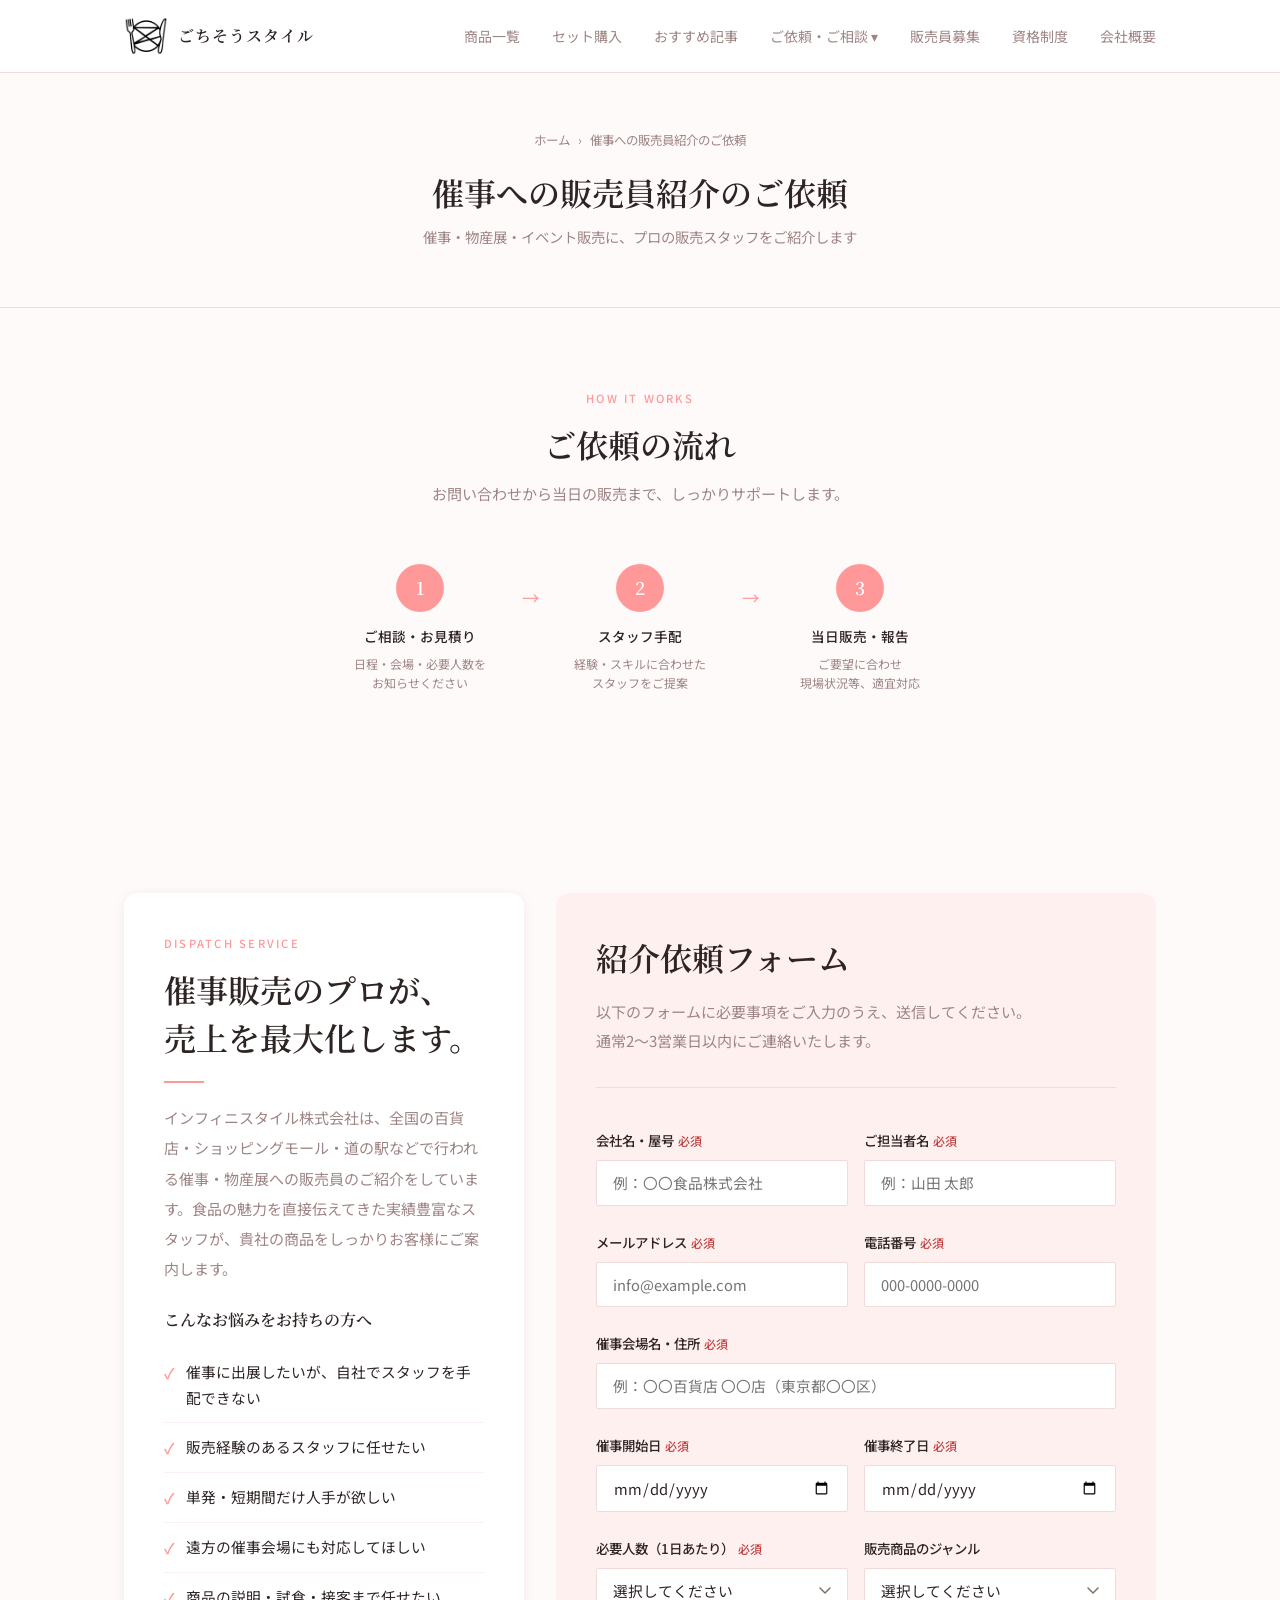
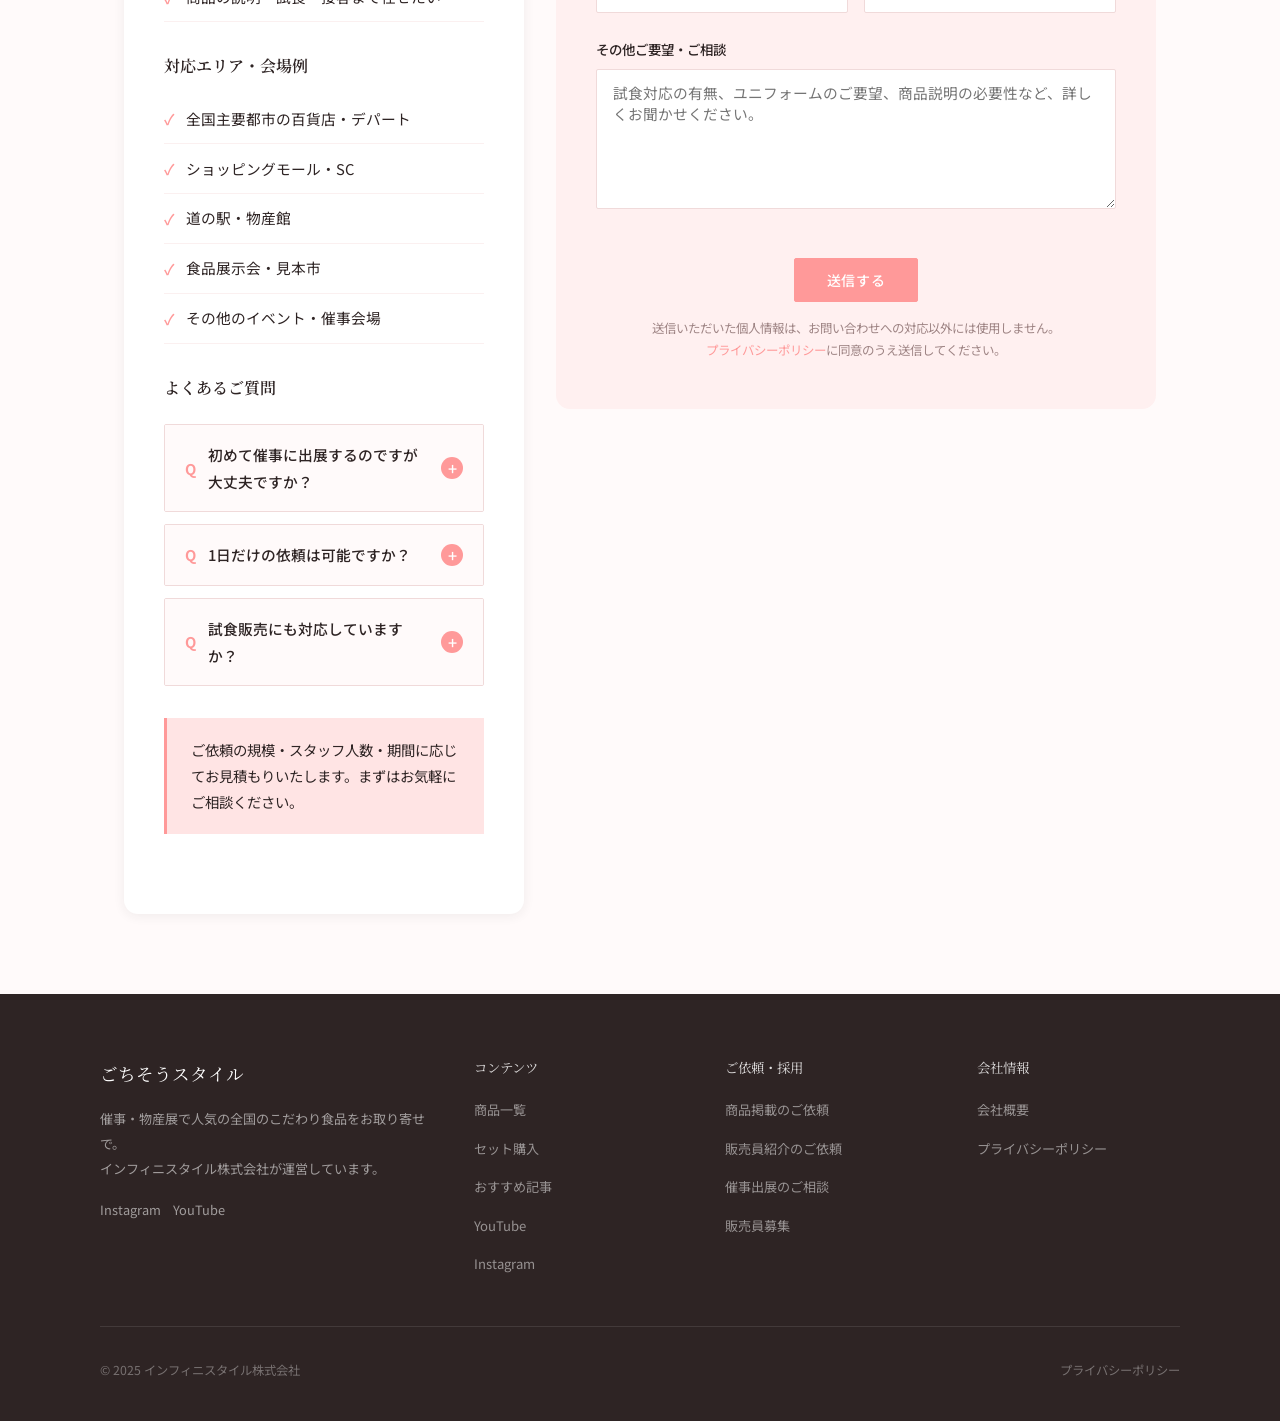
<file: request-dispatch.html>
﻿<!DOCTYPE html>
<html lang="ja">
<head>
  <meta charset="UTF-8">
  <meta name="viewport" content="width=device-width, initial-scale=1.0">
  <title>催事への販売員紹介のご依頼｜ごちそうスタイル</title>
  <meta name="description" content="百貨店・ショッピングモールなどの催事・イベントへの販売員派遣はインフィニスタイル株式会社へ。経験豊富なスタッフが対応します。">
  <link rel="icon" type="image/x-icon" href="favicon.ico">
  <link rel="icon" type="image/png" sizes="32x32" href="images/favicon-32.png">
  <link rel="icon" type="image/png" sizes="16x16" href="images/favicon-16.png">
  <link rel="apple-touch-icon" sizes="180x180" href="images/favicon-180.png">
  <link rel="stylesheet" href="css/style.css">
</head>
<body>

<!-- ===== Header ===== -->
<header class="site-header">
  <div class="container">
    <a href="index.html" class="site-logo"><img src="images/logo.png" alt="ごちそうスタイル" class="logo-img"><span class="logo-text">ごちそうスタイル</span></a>
    <button class="nav-toggle" id="navToggle" aria-expanded="false" aria-label="メニューを開く">
      <span></span><span></span><span></span>
    </button>
    <nav class="site-nav" id="siteNav">
      <ul>
        <li><a href="products.html">商品一覧</a></li>
        <li><a href="sets.html">セット購入</a></li>
        <li><a href="articles.html">おすすめ記事</a></li>
        <li class="has-dropdown">
          <a href="#">ご依頼・ご相談 ▾</a>
          <ul class="dropdown">
            <li><a href="request-feature.html">商品掲載・紹介のご依頼</a></li>
            <li><a href="request-dispatch.html">催事への販売員紹介のご依頼</a></li>
            <li><a href="request-exhibition.html">催事出展のご相談</a></li>
          </ul>
        </li>
        <li><a href="recruit.html">販売員募集</a></li>
        <li><a href="certification.html">資格制度</a></li>
        <li><a href="company.html">会社概要</a></li>
      </ul>
    </nav>
  </div>
</header>

<!-- ===== Page Hero ===== -->
<div class="page-hero">
  <div class="breadcrumb">
    <a href="index.html">ホーム</a>
    <span>›</span>
    <span>催事への販売員紹介のご依頼</span>
  </div>
  <h1>催事への販売員紹介のご依頼</h1>
  <p>催事・物産展・イベント販売に、プロの販売スタッフをご紹介します</p>
</div>

<!-- ===== Flow Section ===== -->
<section class="section section-alt">
  <div class="container">
    <div class="section-header">
      <span class="section-label">HOW IT WORKS</span>
      <h2>ご依頼の流れ</h2>
      <p>お問い合わせから当日の販売まで、しっかりサポートします。</p>
    </div>
    <div class="steps">
      <div class="step">
        <div class="step-num">1</div>
        <div class="step-label">ご相談・お見積り</div>
        <div class="step-desc">日程・会場・必要人数を<br>お知らせください</div>
      </div>
      <div class="step">
        <div class="step-num">2</div>
        <div class="step-label">スタッフ手配</div>
        <div class="step-desc">経験・スキルに合わせた<br>スタッフをご提案</div>
      </div>
      <div class="step">
        <div class="step-num">3</div>
        <div class="step-label">当日販売・報告</div>
        <div class="step-desc">ご要望に合わせ<br>現場状況等、適宜対応</div>
      </div>
    </div>
  </div>
</section>

<!-- ===== Content ===== -->
<section class="section section-alt">
  <div class="container">
    <div class="two-col">

      <!-- Left: Description -->
      <div>
        <span class="section-label">DISPATCH SERVICE</span>
        <h2>催事販売のプロが、<br>売上を最大化します。</h2>
        <div class="divider"></div>
        <p style="color: var(--text-muted); font-size: 0.94rem; line-height: 2; margin-bottom: 1.5rem;">
          インフィニスタイル株式会社は、全国の百貨店・ショッピングモール・道の駅などで行われる催事・物産展への販売員のご紹介をしています。食品の魅力を直接伝えてきた実績豊富なスタッフが、貴社の商品をしっかりお客様にご案内します。
        </p>

        <h3 style="font-size: 1rem; margin-bottom: 1rem;">こんなお悩みをお持ちの方へ</h3>
        <ul class="feature-list" style="margin-bottom: 2rem;">
          <li>催事に出展したいが、自社でスタッフを手配できない</li>
          <li>販売経験のあるスタッフに任せたい</li>
          <li>単発・短期間だけ人手が欲しい</li>
          <li>遠方の催事会場にも対応してほしい</li>
          <li>商品の説明・試食・接客まで任せたい</li>
        </ul>

        <h3 style="font-size: 1rem; margin-bottom: 1rem;">対応エリア・会場例</h3>
        <ul class="feature-list" style="margin-bottom: 2rem;">
          <li>全国主要都市の百貨店・デパート</li>
          <li>ショッピングモール・SC</li>
          <li>道の駅・物産館</li>
          <li>食品展示会・見本市</li>
          <li>その他のイベント・催事会場</li>
        </ul>

        <h3 style="font-size: 1rem; margin-bottom: 1rem;">よくあるご質問</h3>
        <div class="faq-list">
          <div class="faq-item">
            <div class="faq-q"><span class="faq-q-text">初めて催事に出展するのですが大丈夫ですか？</span><span class="faq-toggle">+</span></div>
            <div class="faq-a">もちろんです。出展経験がない企業様も多数ご依頼いただいています。事前の商品説明・研修から当日の運営まで、丁寧にサポートいたします。</div>
          </div>
          <div class="faq-item">
            <div class="faq-q"><span class="faq-q-text">1日だけの依頼は可能ですか？</span><span class="faq-toggle">+</span></div>
            <div class="faq-a">1日からのスポット依頼も承っています。複数日・長期の催事も対応可能ですので、まずはご相談ください。</div>
          </div>
          <div class="faq-item">
            <div class="faq-q"><span class="faq-q-text">試食販売にも対応していますか？</span><span class="faq-toggle">+</span></div>
            <div class="faq-a">対応しています。試食の提供・商品説明・レジ業務など、現場に合わせた業務をお任せいただけます。</div>
          </div>
        </div>

        <div class="info-box" style="margin-top: 2rem;">
          <p>ご依頼の規模・スタッフ人数・期間に応じてお見積もりいたします。まずはお気軽にご相談ください。</p>
        </div>
      </div>

      <!-- Right: Form -->
      <div class="form-wrap">
        <div class="form-intro">
          <h2>紹介依頼フォーム</h2>
          <p>以下のフォームに必要事項をご入力のうえ、送信してください。<br>通常2〜3営業日以内にご連絡いたします。</p>
        </div>

        <!--
          【フォームの設定方法】
          1. https://formspree.io/ でアカウントを作成
          2. 新しいフォームを作成し、フォームIDを取得
          3. action="https://formspree.io/f/xxxxxxxx" の部分を書き換えてください
        -->
        <form action="https://formspree.io/f/YOUR_FORM_ID" method="POST" class="contact-form">
          <input type="hidden" name="_subject" value="【販売員派遣依頼】ごちそうスタイル">
          <input type="text" name="_gotcha" style="display:none">

          <div class="form-row">
            <div class="form-group">
              <label for="company">会社名・屋号<span class="req">必須</span></label>
              <input type="text" id="company" name="会社名" required placeholder="例：〇〇食品株式会社">
            </div>
            <div class="form-group">
              <label for="name">ご担当者名<span class="req">必須</span></label>
              <input type="text" id="name" name="担当者名" required placeholder="例：山田 太郎">
            </div>
          </div>

          <div class="form-row">
            <div class="form-group">
              <label for="email">メールアドレス<span class="req">必須</span></label>
              <input type="email" id="email" name="メールアドレス" required placeholder="info@example.com">
            </div>
            <div class="form-group">
              <label for="tel">電話番号<span class="req">必須</span></label>
              <input type="tel" id="tel" name="電話番号" required placeholder="000-0000-0000">
            </div>
          </div>

          <div class="form-group">
            <label for="venue">催事会場名・住所<span class="req">必須</span></label>
            <input type="text" id="venue" name="催事会場" required placeholder="例：〇〇百貨店 〇〇店（東京都〇〇区）">
          </div>

          <div class="form-row">
            <div class="form-group">
              <label for="date-from">催事開始日<span class="req">必須</span></label>
              <input type="date" id="date-from" name="開始日" required>
            </div>
            <div class="form-group">
              <label for="date-to">催事終了日<span class="req">必須</span></label>
              <input type="date" id="date-to" name="終了日" required>
            </div>
          </div>

          <div class="form-row">
            <div class="form-group">
              <label for="staff-count">必要人数（1日あたり）<span class="req">必須</span></label>
              <select id="staff-count" name="必要人数" required>
                <option value="" disabled selected>選択してください</option>
                <option>1名</option>
                <option>2名</option>
                <option>3名</option>
                <option>4〜5名</option>
                <option>6名以上（要相談）</option>
              </select>
            </div>
            <div class="form-group">
              <label for="product-genre">販売商品のジャンル</label>
              <select id="product-genre" name="商品ジャンル">
                <option value="" disabled selected>選択してください</option>
                <option>スイーツ・菓子</option>
                <option>惣菜・弁当</option>
                <option>麺類・米</option>
                <option>肉・魚介</option>
                <option>飲料・お酒</option>
                <option>調味料・ソース</option>
                <option>その他</option>
              </select>
            </div>
          </div>

          <div class="form-group">
            <label for="message">その他ご要望・ご相談</label>
            <textarea id="message" name="ご要望"
              placeholder="試食対応の有無、ユニフォームのご要望、商品説明の必要性など、詳しくお聞かせください。"></textarea>
          </div>

          <div class="form-submit">
            <button type="submit" class="btn btn-primary">送信する</button>
            <p class="form-note">
              送信いただいた個人情報は、お問い合わせへの対応以外には使用しません。<br>
              <a href="#" style="color: var(--accent);">プライバシーポリシー</a>に同意のうえ送信してください。
            </p>
          </div>
        </form>
      </div>

    </div>
  </div>
</section>

<!-- ===== Footer ===== -->
<footer class="site-footer">
  <div class="footer-inner">
    <div class="footer-top">
      <div class="footer-brand">
        <span class="footer-logo">ごちそうスタイル</span>
        <p>催事・物産展で人気の全国のこだわり食品をお取り寄せで。<br>インフィニスタイル株式会社が運営しています。</p>
        <div style="margin-top:1rem; display:flex; gap:0.75rem; flex-wrap:wrap;">
          <a href="https://www.instagram.com/infinistyle/" target="_blank" rel="noopener" style="font-size:0.8rem;color:rgba(255,255,255,0.55);">Instagram</a>
          <a href="https://www.youtube.com/@gochiso-style" target="_blank" rel="noopener" style="font-size:0.8rem;color:rgba(255,255,255,0.55);">YouTube</a>
        </div>
      </div>
      <div class="footer-nav">
        <h4>コンテンツ</h4>
        <ul>
          <li><a href="products.html">商品一覧</a></li>
          <li><a href="sets.html">セット購入</a></li>
        <li><a href="articles.html">おすすめ記事</a></li>
          <li><a href="https://www.youtube.com/@gochiso-style" target="_blank" rel="noopener">YouTube</a></li>
          <li><a href="https://www.instagram.com/infinistyle/" target="_blank" rel="noopener">Instagram</a></li>
        </ul>
      </div>
      <div class="footer-nav">
        <h4>ご依頼・採用</h4>
        <ul>
          <li><a href="request-feature.html">商品掲載のご依頼</a></li>
          <li><a href="request-dispatch.html">販売員紹介のご依頼</a></li>
          <li><a href="request-exhibition.html">催事出展のご相談</a></li>
          <li><a href="recruit.html">販売員募集</a></li>
        </ul>
      </div>
      <div class="footer-nav">
        <h4>会社情報</h4>
        <ul>
          <li><a href="company.html">会社概要</a></li>
          <li><a href="#">プライバシーポリシー</a></li>
        </ul>
      </div>
    </div><!-- /.footer-top -->
    <div class="footer-bottom">
      <p>© 2025 インフィニスタイル株式会社</p>
      <div class="footer-links">
        <a href="#">プライバシーポリシー</a>
      </div>
    </div>
  </div>
</footer>

<script src="js/main.js"></script>
</body>
</html>
</file>
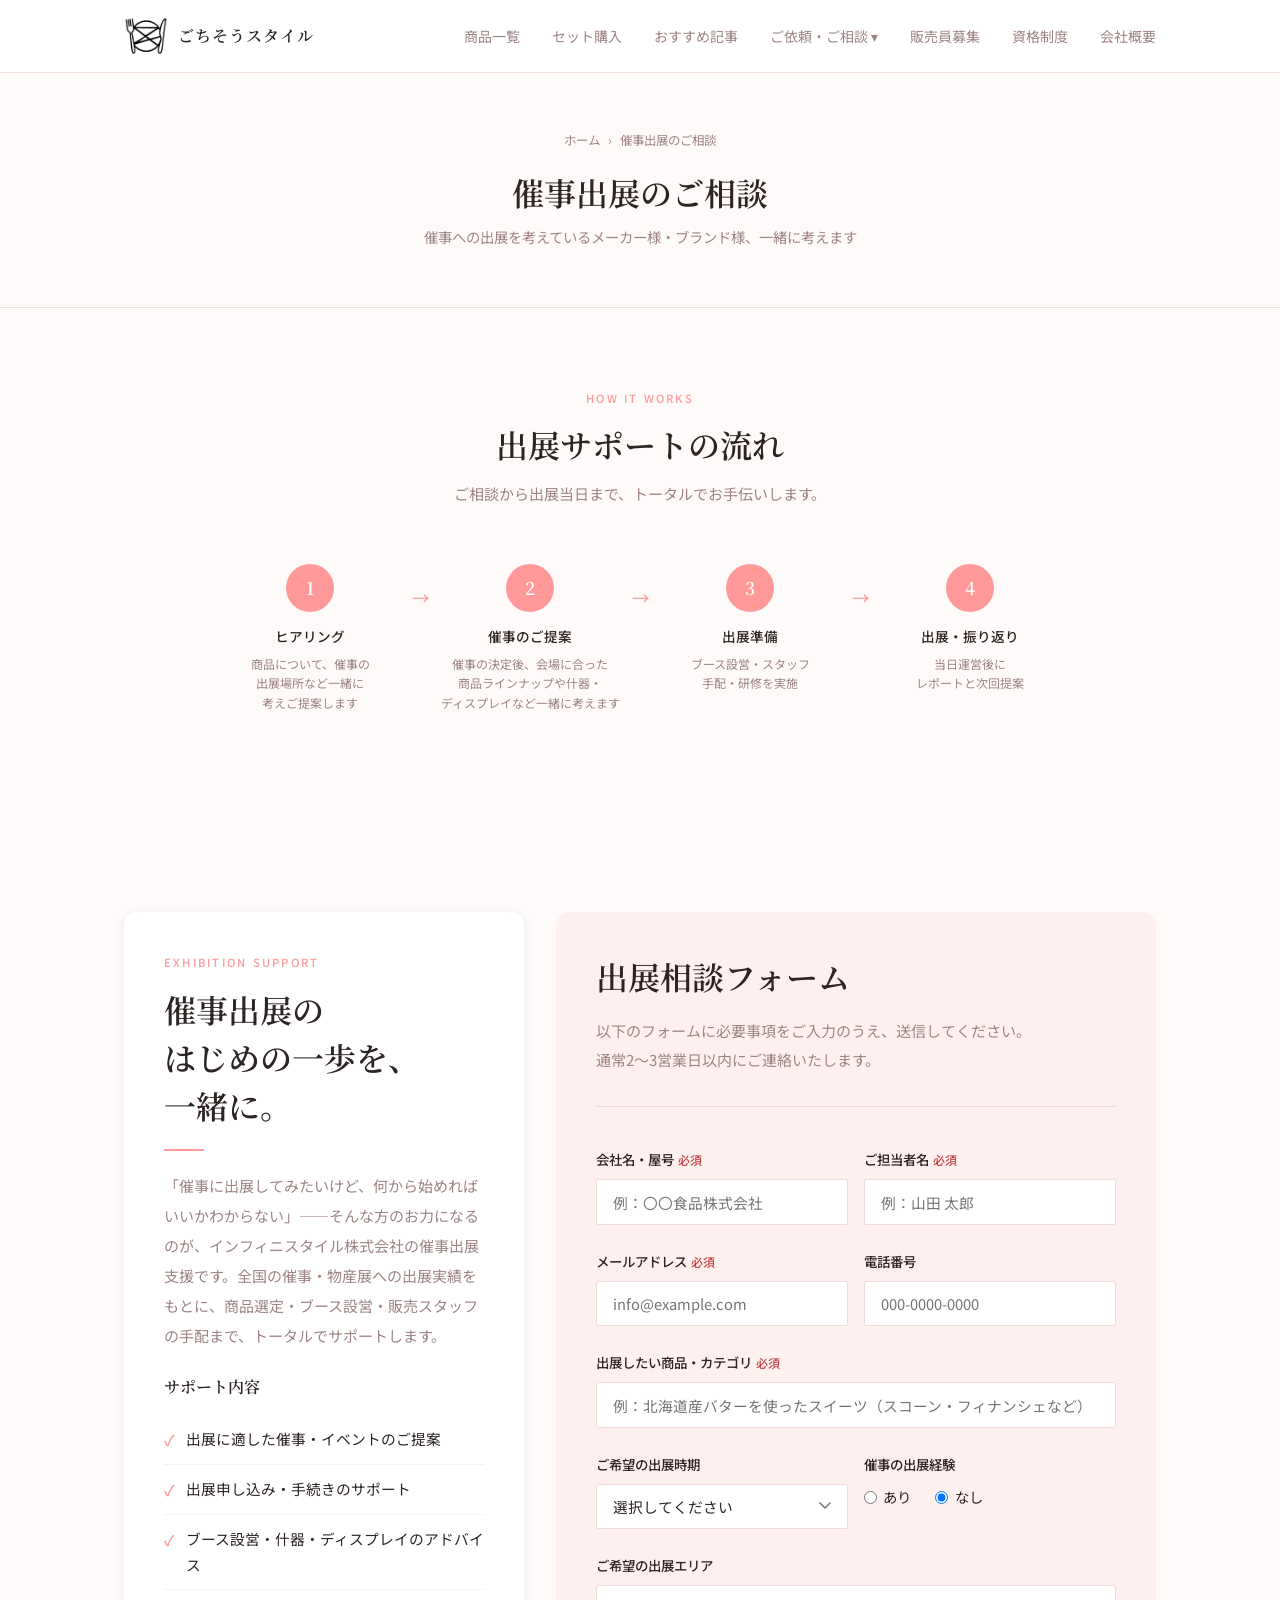
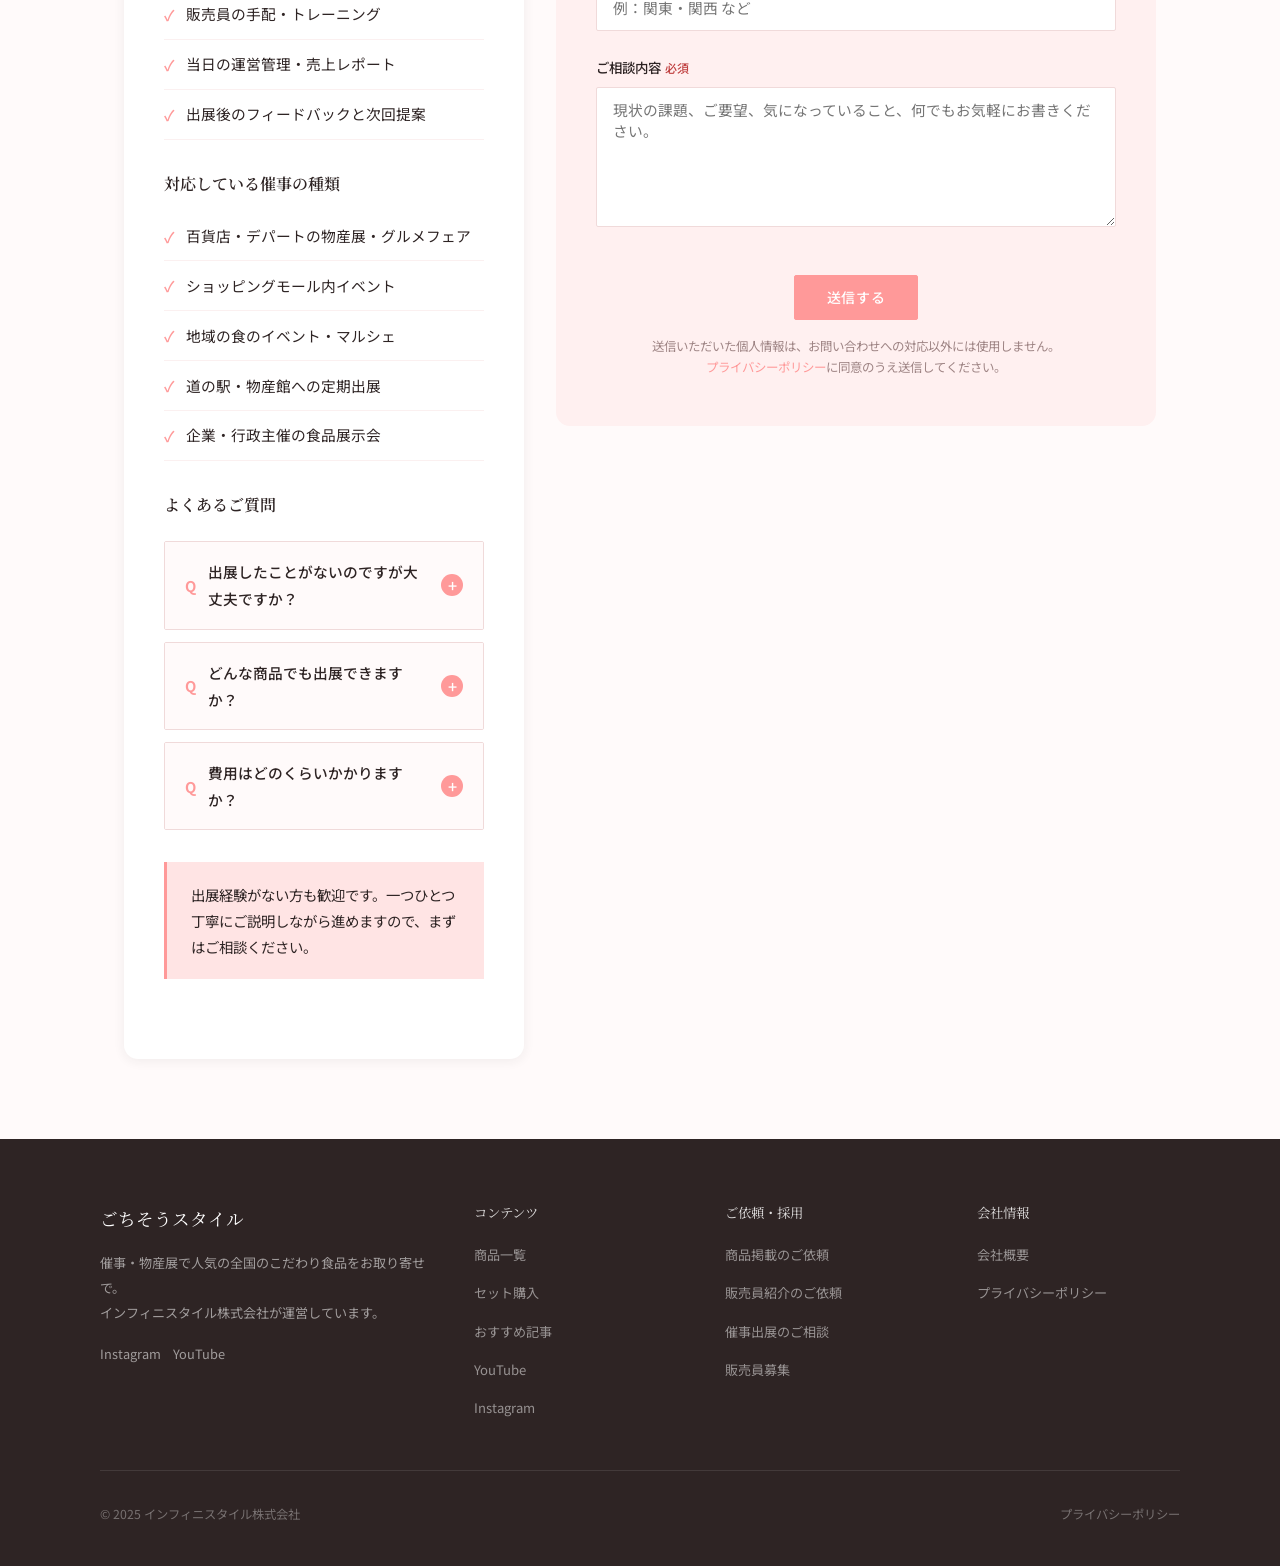
<file: request-exhibition.html>
﻿<!DOCTYPE html>
<html lang="ja">
<head>
  <meta charset="UTF-8">
  <meta name="viewport" content="width=device-width, initial-scale=1.0">
  <title>催事出展のご相談｜ごちそうスタイル</title>
  <meta name="description" content="催事・物産展への出展をご検討中の食品メーカー様。準備から当日運営までトータルサポート。インフィニスタイル株式会社にお任せください。">
  <link rel="icon" type="image/x-icon" href="favicon.ico">
  <link rel="icon" type="image/png" sizes="32x32" href="images/favicon-32.png">
  <link rel="icon" type="image/png" sizes="16x16" href="images/favicon-16.png">
  <link rel="apple-touch-icon" sizes="180x180" href="images/favicon-180.png">
  <link rel="stylesheet" href="css/style.css">
</head>
<body>

<!-- ===== Header ===== -->
<header class="site-header">
  <div class="container">
    <a href="index.html" class="site-logo"><img src="images/logo.png" alt="ごちそうスタイル" class="logo-img"><span class="logo-text">ごちそうスタイル</span></a>
    <button class="nav-toggle" id="navToggle" aria-expanded="false" aria-label="メニューを開く">
      <span></span><span></span><span></span>
    </button>
    <nav class="site-nav" id="siteNav">
      <ul>
        <li><a href="products.html">商品一覧</a></li>
        <li><a href="sets.html">セット購入</a></li>
        <li><a href="articles.html">おすすめ記事</a></li>
        <li class="has-dropdown">
          <a href="#">ご依頼・ご相談 ▾</a>
          <ul class="dropdown">
            <li><a href="request-feature.html">商品掲載・紹介のご依頼</a></li>
            <li><a href="request-dispatch.html">催事への販売員紹介のご依頼</a></li>
            <li><a href="request-exhibition.html">催事出展のご相談</a></li>
          </ul>
        </li>
        <li><a href="recruit.html">販売員募集</a></li>
        <li><a href="certification.html">資格制度</a></li>
        <li><a href="company.html">会社概要</a></li>
      </ul>
    </nav>
  </div>
</header>

<!-- ===== Page Hero ===== -->
<div class="page-hero">
  <div class="breadcrumb">
    <a href="index.html">ホーム</a>
    <span>›</span>
    <span>催事出展のご相談</span>
  </div>
  <h1>催事出展のご相談</h1>
  <p>催事への出展を考えているメーカー様・ブランド様、一緒に考えます</p>
</div>

<!-- ===== Flow Section ===== -->
<section class="section section-alt">
  <div class="container">
    <div class="section-header">
      <span class="section-label">HOW IT WORKS</span>
      <h2>出展サポートの流れ</h2>
      <p>ご相談から出展当日まで、トータルでお手伝いします。</p>
    </div>
    <div class="steps">
      <div class="step">
        <div class="step-num">1</div>
        <div class="step-label">ヒアリング</div>
        <div class="step-desc">商品について、催事の<br>出展場所など一緒に<br>考えご提案します</div>
      </div>
      <div class="step">
        <div class="step-num">2</div>
        <div class="step-label">催事のご提案</div>
        <div class="step-desc">催事の決定後、会場に合った<br>商品ラインナップや什器・<br>ディスプレイなど一緒に考えます</div>
      </div>
      <div class="step">
        <div class="step-num">3</div>
        <div class="step-label">出展準備</div>
        <div class="step-desc">ブース設営・スタッフ<br>手配・研修を実施</div>
      </div>
      <div class="step">
        <div class="step-num">4</div>
        <div class="step-label">出展・振り返り</div>
        <div class="step-desc">当日運営後に<br>レポートと次回提案</div>
      </div>
    </div>
  </div>
</section>

<!-- ===== Content ===== -->
<section class="section section-alt">
  <div class="container">
    <div class="two-col">

      <!-- Left: Description -->
      <div>
        <span class="section-label">EXHIBITION SUPPORT</span>
        <h2>催事出展の<br>はじめの一歩を、<br>一緒に。</h2>
        <div class="divider"></div>
        <p style="color: var(--text-muted); font-size: 0.94rem; line-height: 2; margin-bottom: 1.5rem;">
          「催事に出展してみたいけど、何から始めればいいかわからない」——そんな方のお力になるのが、インフィニスタイル株式会社の催事出展支援です。全国の催事・物産展への出展実績をもとに、商品選定・ブース設営・販売スタッフの手配まで、トータルでサポートします。
        </p>

        <h3 style="font-size: 1rem; margin-bottom: 1rem;">サポート内容</h3>
        <ul class="feature-list" style="margin-bottom: 2rem;">
          <li>出展に適した催事・イベントのご提案</li>
          <li>出展申し込み・手続きのサポート</li>
          <li>ブース設営・什器・ディスプレイのアドバイス</li>
          <li>販売員の手配・トレーニング</li>
          <li>当日の運営管理・売上レポート</li>
          <li>出展後のフィードバックと次回提案</li>
        </ul>

        <h3 style="font-size: 1rem; margin-bottom: 1rem;">対応している催事の種類</h3>
        <ul class="feature-list" style="margin-bottom: 2rem;">
          <li>百貨店・デパートの物産展・グルメフェア</li>
          <li>ショッピングモール内イベント</li>
          <li>地域の食のイベント・マルシェ</li>
          <li>道の駅・物産館への定期出展</li>
          <li>企業・行政主催の食品展示会</li>
        </ul>

        <h3 style="font-size: 1rem; margin-bottom: 1rem;">よくあるご質問</h3>
        <div class="faq-list">
          <div class="faq-item">
            <div class="faq-q"><span class="faq-q-text">出展したことがないのですが大丈夫ですか？</span><span class="faq-toggle">+</span></div>
            <div class="faq-a">はじめての方も多数いらっしゃいます。申し込み手続きからブース設営・当日の運営まで、一つひとつ丁寧にサポートしますのでご安心ください。</div>
          </div>
          <div class="faq-item">
            <div class="faq-q"><span class="faq-q-text">どんな商品でも出展できますか？</span><span class="faq-toggle">+</span></div>
            <div class="faq-a">食品・スイーツ・飲料・調味料など、幅広いジャンルに対応しています。商品の特性に合わせて、最適な催事をご提案します。</div>
          </div>
          <div class="faq-item">
            <div class="faq-q"><span class="faq-q-text">費用はどのくらいかかりますか？</span><span class="faq-toggle">+</span></div>
            <div class="faq-a">会場・期間・スタッフ人数・サポート内容によって異なります。まずはヒアリングのうえ、お見積りをご提示いたします。</div>
          </div>
        </div>

        <div class="info-box" style="margin-top: 2rem;">
          <p>出展経験がない方も歓迎です。一つひとつ丁寧にご説明しながら進めますので、まずはご相談ください。</p>
        </div>
      </div>

      <!-- Right: Form -->
      <div class="form-wrap">
        <div class="form-intro">
          <h2>出展相談フォーム</h2>
          <p>以下のフォームに必要事項をご入力のうえ、送信してください。<br>通常2〜3営業日以内にご連絡いたします。</p>
        </div>

        <!--
          【フォームの設定方法】
          1. https://formspree.io/ でアカウントを作成
          2. 新しいフォームを作成し、フォームIDを取得
          3. action="https://formspree.io/f/xxxxxxxx" の部分を書き換えてください
        -->
        <form action="https://formspree.io/f/YOUR_FORM_ID" method="POST" class="contact-form">
          <input type="hidden" name="_subject" value="【催事出展相談】ごちそうスタイル">
          <input type="text" name="_gotcha" style="display:none">

          <div class="form-row">
            <div class="form-group">
              <label for="company">会社名・屋号<span class="req">必須</span></label>
              <input type="text" id="company" name="会社名" required placeholder="例：〇〇食品株式会社">
            </div>
            <div class="form-group">
              <label for="name">ご担当者名<span class="req">必須</span></label>
              <input type="text" id="name" name="担当者名" required placeholder="例：山田 太郎">
            </div>
          </div>

          <div class="form-row">
            <div class="form-group">
              <label for="email">メールアドレス<span class="req">必須</span></label>
              <input type="email" id="email" name="メールアドレス" required placeholder="info@example.com">
            </div>
            <div class="form-group">
              <label for="tel">電話番号</label>
              <input type="tel" id="tel" name="電話番号" placeholder="000-0000-0000">
            </div>
          </div>

          <div class="form-group">
            <label for="products">出展したい商品・カテゴリ<span class="req">必須</span></label>
            <input type="text" id="products" name="出展商品" required placeholder="例：北海道産バターを使ったスイーツ（スコーン・フィナンシェなど）">
          </div>

          <div class="form-row">
            <div class="form-group">
              <label for="timing">ご希望の出展時期</label>
              <select id="timing" name="出展時期">
                <option value="" disabled selected>選択してください</option>
                <option>まだ決まっていない</option>
                <option>1〜3ヶ月以内</option>
                <option>3〜6ヶ月以内</option>
                <option>6ヶ月以上先</option>
              </select>
            </div>
            <div class="form-group">
              <label>催事の出展経験</label>
              <div class="radio-group">
                <label><input type="radio" name="出展経験" value="あり"> あり</label>
                <label><input type="radio" name="出展経験" value="なし" checked> なし</label>
              </div>
            </div>
          </div>

          <div class="form-group">
            <label for="area">ご希望の出展エリア</label>
            <input type="text" id="area" name="出展エリア" placeholder="例：関東・関西 など">
          </div>

          <div class="form-group">
            <label for="message">ご相談内容<span class="req">必須</span></label>
            <textarea id="message" name="ご相談内容" required
              placeholder="現状の課題、ご要望、気になっていること、何でもお気軽にお書きください。"></textarea>
          </div>

          <div class="form-submit">
            <button type="submit" class="btn btn-primary">送信する</button>
            <p class="form-note">
              送信いただいた個人情報は、お問い合わせへの対応以外には使用しません。<br>
              <a href="#" style="color: var(--accent);">プライバシーポリシー</a>に同意のうえ送信してください。
            </p>
          </div>
        </form>
      </div>

    </div>
  </div>
</section>

<!-- ===== Footer ===== -->
<footer class="site-footer">
  <div class="footer-inner">
    <div class="footer-top">
      <div class="footer-brand">
        <span class="footer-logo">ごちそうスタイル</span>
        <p>催事・物産展で人気の全国のこだわり食品をお取り寄せで。<br>インフィニスタイル株式会社が運営しています。</p>
        <div style="margin-top:1rem; display:flex; gap:0.75rem; flex-wrap:wrap;">
          <a href="https://www.instagram.com/infinistyle/" target="_blank" rel="noopener" style="font-size:0.8rem;color:rgba(255,255,255,0.55);">Instagram</a>
          <a href="https://www.youtube.com/@gochiso-style" target="_blank" rel="noopener" style="font-size:0.8rem;color:rgba(255,255,255,0.55);">YouTube</a>
        </div>
      </div>
      <div class="footer-nav">
        <h4>コンテンツ</h4>
        <ul>
          <li><a href="products.html">商品一覧</a></li>
          <li><a href="sets.html">セット購入</a></li>
        <li><a href="articles.html">おすすめ記事</a></li>
          <li><a href="https://www.youtube.com/@gochiso-style" target="_blank" rel="noopener">YouTube</a></li>
          <li><a href="https://www.instagram.com/infinistyle/" target="_blank" rel="noopener">Instagram</a></li>
        </ul>
      </div>
      <div class="footer-nav">
        <h4>ご依頼・採用</h4>
        <ul>
          <li><a href="request-feature.html">商品掲載のご依頼</a></li>
          <li><a href="request-dispatch.html">販売員紹介のご依頼</a></li>
          <li><a href="request-exhibition.html">催事出展のご相談</a></li>
          <li><a href="recruit.html">販売員募集</a></li>
        </ul>
      </div>
      <div class="footer-nav">
        <h4>会社情報</h4>
        <ul>
          <li><a href="company.html">会社概要</a></li>
          <li><a href="#">プライバシーポリシー</a></li>
        </ul>
      </div>
    </div><!-- /.footer-top -->
    <div class="footer-bottom">
      <p>© 2025 インフィニスタイル株式会社</p>
      <div class="footer-links">
        <a href="#">プライバシーポリシー</a>
      </div>
    </div>
  </div>
</footer>

<script src="js/main.js"></script>
</body>
</html>
</file>
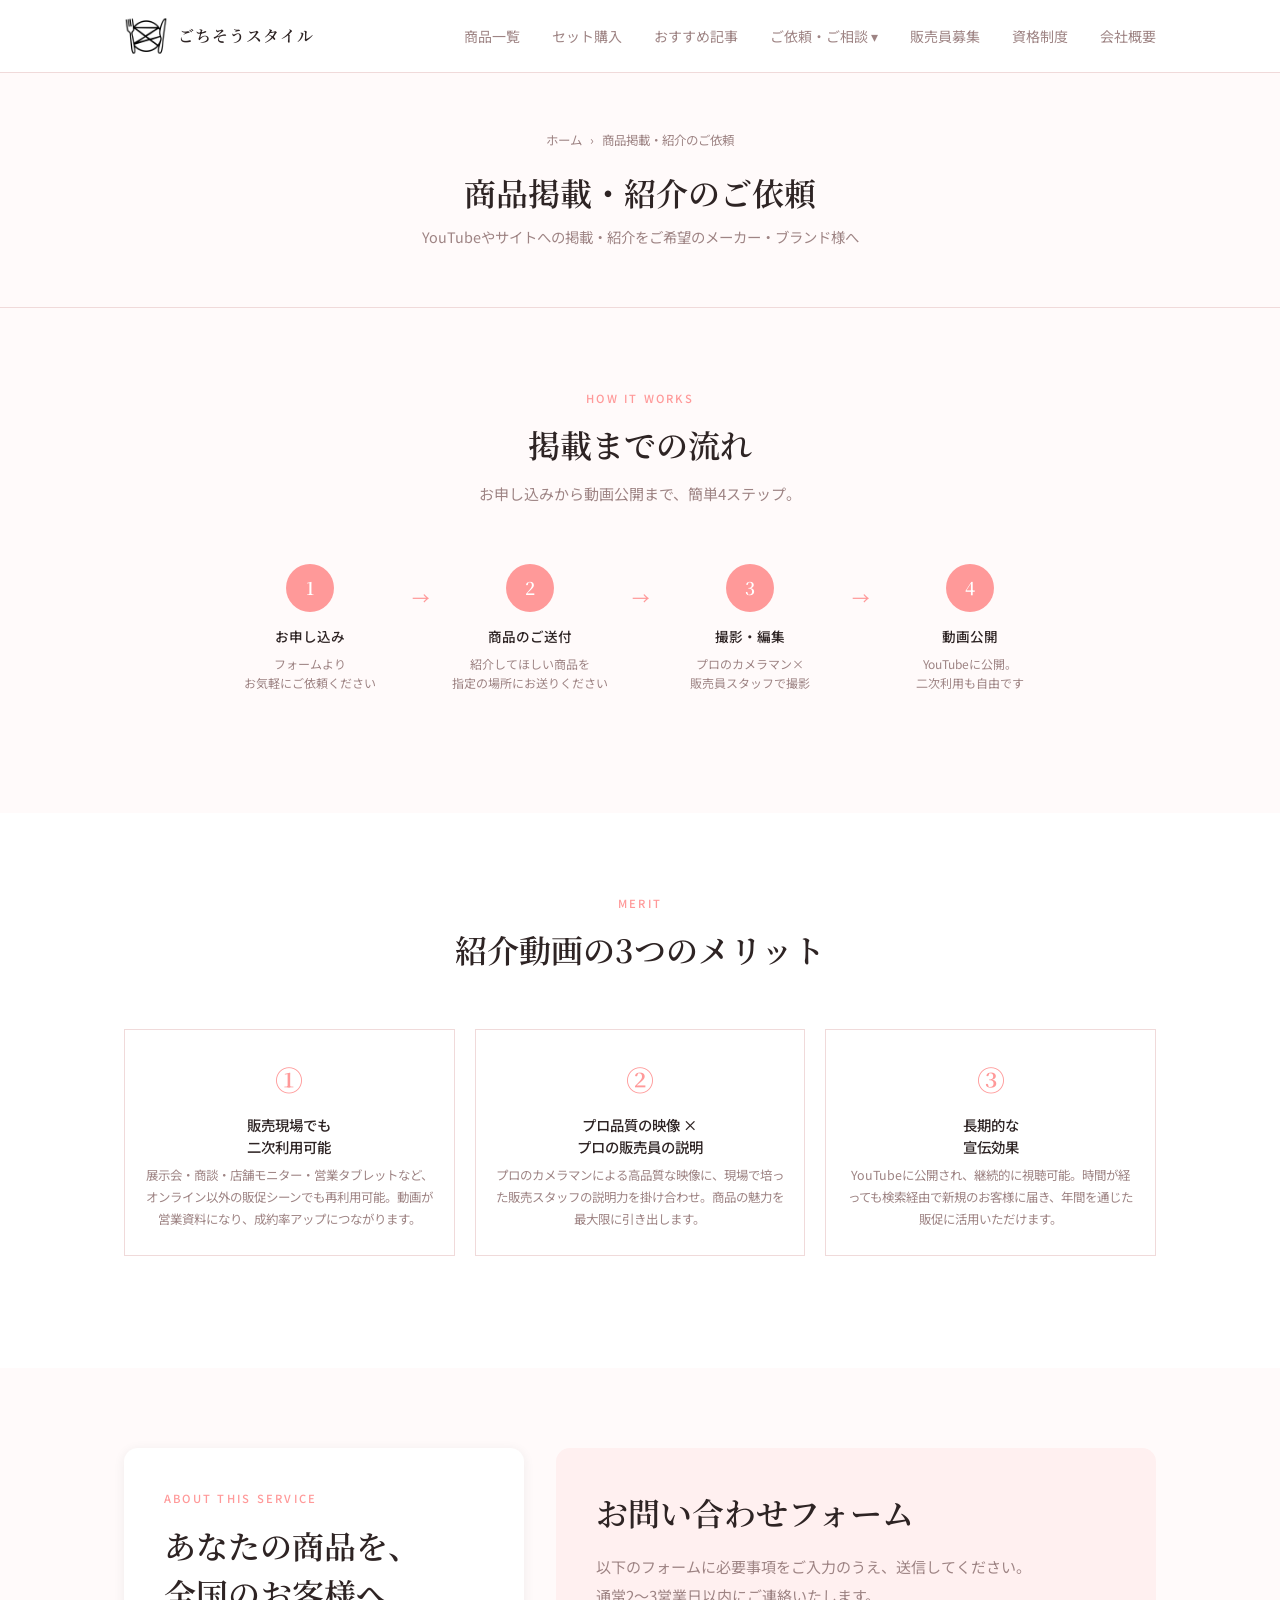
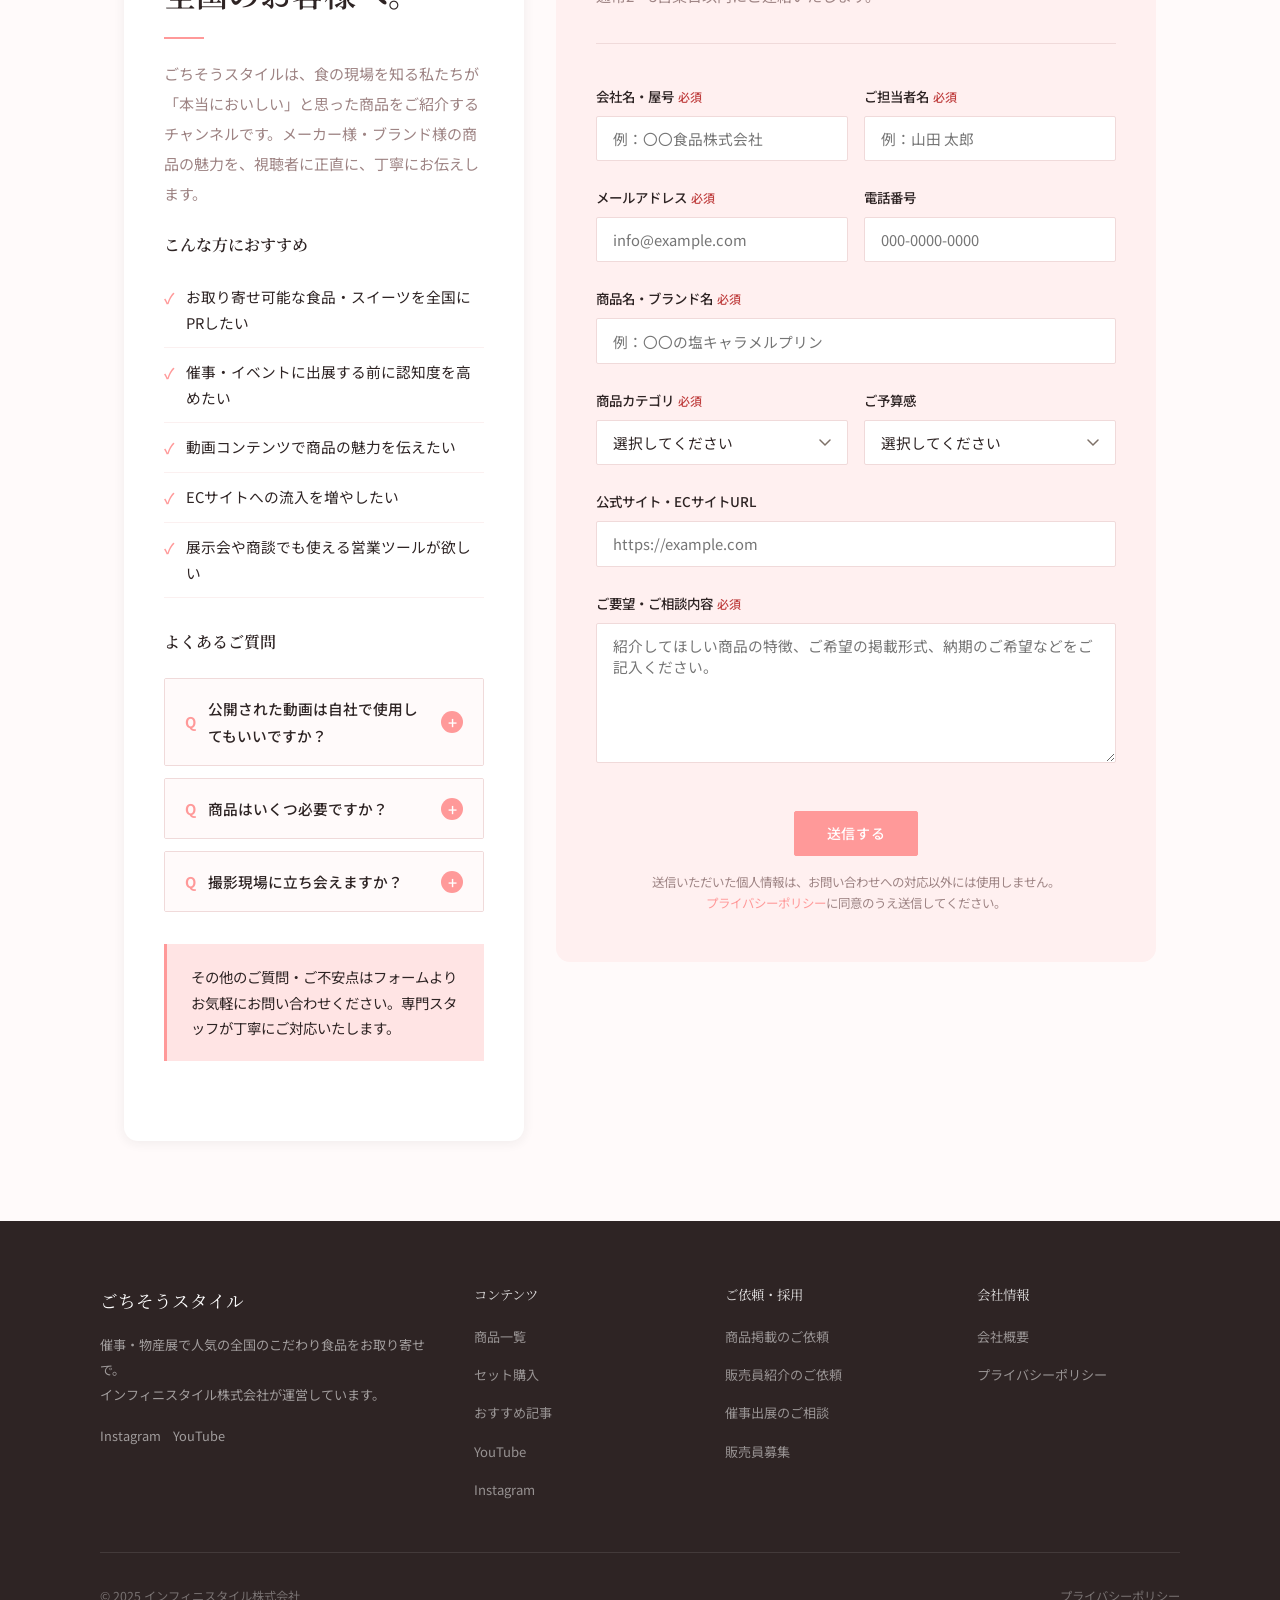
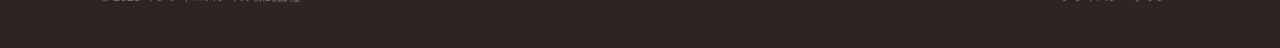
<file: request-feature.html>
﻿<!DOCTYPE html>
<html lang="ja">
<head>
  <meta charset="UTF-8">
  <meta name="viewport" content="width=device-width, initial-scale=1.0">
  <title>商品掲載・紹介のご依頼｜ごちそうスタイル</title>
  <meta name="description" content="ごちそうスタイルへの商品掲載・YouTube紹介のご依頼はこちらから。全国の食品メーカー・ブランド様をお待ちしています。">
  <link rel="icon" type="image/x-icon" href="favicon.ico">
  <link rel="icon" type="image/png" sizes="32x32" href="images/favicon-32.png">
  <link rel="icon" type="image/png" sizes="16x16" href="images/favicon-16.png">
  <link rel="apple-touch-icon" sizes="180x180" href="images/favicon-180.png">
  <link rel="stylesheet" href="css/style.css">
</head>
<body>

<!-- ===== Header ===== -->
<header class="site-header">
  <div class="container">
    <a href="index.html" class="site-logo"><img src="images/logo.png" alt="ごちそうスタイル" class="logo-img"><span class="logo-text">ごちそうスタイル</span></a>
    <button class="nav-toggle" id="navToggle" aria-expanded="false" aria-label="メニューを開く">
      <span></span><span></span><span></span>
    </button>
    <nav class="site-nav" id="siteNav">
      <ul>
        <li><a href="products.html">商品一覧</a></li>
        <li><a href="sets.html">セット購入</a></li>
        <li><a href="articles.html">おすすめ記事</a></li>
        <li class="has-dropdown">
          <a href="#">ご依頼・ご相談 ▾</a>
          <ul class="dropdown">
            <li><a href="request-feature.html">商品掲載・紹介のご依頼</a></li>
            <li><a href="request-dispatch.html">催事への販売員紹介のご依頼</a></li>
            <li><a href="request-exhibition.html">催事出展のご相談</a></li>
          </ul>
        </li>
        <li><a href="recruit.html">販売員募集</a></li>
        <li><a href="certification.html">資格制度</a></li>
        <li><a href="company.html">会社概要</a></li>
      </ul>
    </nav>
  </div>
</header>

<!-- ===== Page Hero ===== -->
<div class="page-hero">
  <div class="breadcrumb">
    <a href="index.html">ホーム</a>
    <span>›</span>
    <span>商品掲載・紹介のご依頼</span>
  </div>
  <h1>商品掲載・紹介のご依頼</h1>
  <p>YouTubeやサイトへの掲載・紹介をご希望のメーカー・ブランド様へ</p>
</div>

<!-- ===== Flow Section ===== -->
<section class="section section-alt">
  <div class="container">
    <div class="section-header">
      <span class="section-label">HOW IT WORKS</span>
      <h2>掲載までの流れ</h2>
      <p>お申し込みから動画公開まで、簡単4ステップ。</p>
    </div>
    <div class="steps">
      <div class="step">
        <div class="step-num">1</div>
        <div class="step-label">お申し込み</div>
        <div class="step-desc">フォームより<br>お気軽にご依頼ください</div>
      </div>
      <div class="step">
        <div class="step-num">2</div>
        <div class="step-label">商品のご送付</div>
        <div class="step-desc">紹介してほしい商品を<br>指定の場所にお送りください</div>
      </div>
      <div class="step">
        <div class="step-num">3</div>
        <div class="step-label">撮影・編集</div>
        <div class="step-desc">プロのカメラマン×<br>販売員スタッフで撮影</div>
      </div>
      <div class="step">
        <div class="step-num">4</div>
        <div class="step-label">動画公開</div>
        <div class="step-desc">YouTubeに公開。<br>二次利用も自由です</div>
      </div>
    </div>
  </div>
</section>

<!-- ===== Merits ===== -->
<section class="section">
  <div class="container">
    <div class="section-header">
      <span class="section-label">MERIT</span>
      <h2>紹介動画の3つのメリット</h2>
    </div>
    <div class="merit-grid">
      <div class="merit-card">
        <div class="merit-num">①</div>
        <div class="merit-title">販売現場でも<br>二次利用可能</div>
        <div class="merit-desc">展示会・商談・店舗モニター・営業タブレットなど、オンライン以外の販促シーンでも再利用可能。動画が営業資料になり、成約率アップにつながります。</div>
      </div>
      <div class="merit-card">
        <div class="merit-num">②</div>
        <div class="merit-title">プロ品質の映像 ×<br>プロの販売員の説明</div>
        <div class="merit-desc">プロのカメラマンによる高品質な映像に、現場で培った販売スタッフの説明力を掛け合わせ。商品の魅力を最大限に引き出します。</div>
      </div>
      <div class="merit-card">
        <div class="merit-num">③</div>
        <div class="merit-title">長期的な<br>宣伝効果</div>
        <div class="merit-desc">YouTubeに公開され、継続的に視聴可能。時間が経っても検索経由で新規のお客様に届き、年間を通じた販促に活用いただけます。</div>
      </div>
    </div>
  </div>
</section>

<!-- ===== Content ===== -->
<section class="section section-alt">
  <div class="container">
    <div class="two-col">

      <!-- Left: Description -->
      <div>
        <span class="section-label">ABOUT THIS SERVICE</span>
        <h2>あなたの商品を、<br>全国のお客様へ。</h2>
        <div class="divider"></div>
        <p style="color: var(--text-muted); font-size: 0.94rem; line-height: 2; margin-bottom: 1.5rem;">
          ごちそうスタイルは、食の現場を知る私たちが「本当においしい」と思った商品をご紹介するチャンネルです。メーカー様・ブランド様の商品の魅力を、視聴者に正直に、丁寧にお伝えします。
        </p>

        <h3 style="font-size: 1rem; margin-bottom: 1rem;">こんな方におすすめ</h3>
        <ul class="feature-list" style="margin-bottom: 2rem;">
          <li>お取り寄せ可能な食品・スイーツを全国にPRしたい</li>
          <li>催事・イベントに出展する前に認知度を高めたい</li>
          <li>動画コンテンツで商品の魅力を伝えたい</li>
          <li>ECサイトへの流入を増やしたい</li>
          <li>展示会や商談でも使える営業ツールが欲しい</li>
        </ul>

        <h3 style="font-size: 1rem; margin-bottom: 1rem;">よくあるご質問</h3>
        <div class="faq-list">
          <div class="faq-item">
            <div class="faq-q"><span class="faq-q-text">公開された動画は自社で使用してもいいですか？</span><span class="faq-toggle">+</span></div>
            <div class="faq-a">YouTubeやInstagramにアップされた動画は、そのまま二次利用いただいて構いません。元データの納品は原則お断りしていますが、部分的な映像のみ買取りも可能です（別途お見積り）。</div>
          </div>
          <div class="faq-item">
            <div class="faq-q"><span class="faq-q-text">商品はいくつ必要ですか？</span><span class="faq-toggle">+</span></div>
            <div class="faq-a">基本的には1商品につき複数個のご送付をお願いしています。食べ方や使い方にバリエーションがある場合は、予備をご用意いただくこともあります。詳細はお申し込み後にご案内します。</div>
          </div>
          <div class="faq-item">
            <div class="faq-q"><span class="faq-q-text">撮影現場に立ち会えますか？</span><span class="faq-toggle">+</span></div>
            <div class="faq-a">基本的にはスタジオでの立会い撮影は行っておりません。立会いをご希望の場合は、事前に撮影チームとの打ち合わせが必要となります。お気軽にご相談ください。</div>
          </div>
        </div>

        <div class="info-box" style="margin-top: 2rem;">
          <p>その他のご質問・ご不安点はフォームよりお気軽にお問い合わせください。専門スタッフが丁寧にご対応いたします。</p>
        </div>
      </div>

      <!-- Right: Form -->
      <div class="form-wrap">
        <div class="form-intro">
          <h2>お問い合わせフォーム</h2>
          <p>以下のフォームに必要事項をご入力のうえ、送信してください。<br>通常2〜3営業日以内にご連絡いたします。</p>
        </div>

        <!--
          【フォームの設定方法】
          1. https://formspree.io/ でアカウントを作成
          2. 新しいフォームを作成し、フォームIDを取得
          3. action="https://formspree.io/f/xxxxxxxx" の部分を書き換えてください
        -->
        <form action="https://formspree.io/f/YOUR_FORM_ID" method="POST" class="contact-form">
          <input type="hidden" name="_subject" value="【商品掲載依頼】ごちそうスタイル">
          <input type="text" name="_gotcha" style="display:none">

          <div class="form-row">
            <div class="form-group">
              <label for="company">会社名・屋号<span class="req">必須</span></label>
              <input type="text" id="company" name="会社名" required placeholder="例：〇〇食品株式会社">
            </div>
            <div class="form-group">
              <label for="name">ご担当者名<span class="req">必須</span></label>
              <input type="text" id="name" name="担当者名" required placeholder="例：山田 太郎">
            </div>
          </div>

          <div class="form-row">
            <div class="form-group">
              <label for="email">メールアドレス<span class="req">必須</span></label>
              <input type="email" id="email" name="メールアドレス" required placeholder="info@example.com">
            </div>
            <div class="form-group">
              <label for="tel">電話番号</label>
              <input type="tel" id="tel" name="電話番号" placeholder="000-0000-0000">
            </div>
          </div>

          <div class="form-group">
            <label for="product">商品名・ブランド名<span class="req">必須</span></label>
            <input type="text" id="product" name="商品名" required placeholder="例：〇〇の塩キャラメルプリン">
          </div>

          <div class="form-row">
            <div class="form-group">
              <label for="category">商品カテゴリ<span class="req">必須</span></label>
              <select id="category" name="商品カテゴリ" required>
                <option value="" disabled selected>選択してください</option>
                <option>スイーツ・菓子</option>
                <option>お食事・惣菜</option>
                <option>麺類・米</option>
                <option>肉・魚介</option>
                <option>飲料・お酒</option>
                <option>調味料・ソース</option>
                <option>健康食品・サプリ</option>
                <option>その他</option>
              </select>
            </div>
            <div class="form-group">
              <label for="budget">ご予算感</label>
              <select id="budget" name="ご予算">
                <option value="" disabled selected>選択してください</option>
                <option>要相談</option>
                <option>〜5万円</option>
                <option>5〜10万円</option>
                <option>10〜30万円</option>
                <option>30万円以上</option>
              </select>
            </div>
          </div>

          <div class="form-group">
            <label for="url">公式サイト・ECサイトURL</label>
            <input type="url" id="url" name="サイトURL" placeholder="https://example.com">
          </div>

          <div class="form-group">
            <label for="message">ご要望・ご相談内容<span class="req">必須</span></label>
            <textarea id="message" name="ご要望" required
              placeholder="紹介してほしい商品の特徴、ご希望の掲載形式、納期のご希望などをご記入ください。"></textarea>
          </div>

          <div class="form-submit">
            <button type="submit" class="btn btn-primary">送信する</button>
            <p class="form-note">
              送信いただいた個人情報は、お問い合わせへの対応以外には使用しません。<br>
              <a href="#" style="color: var(--accent);">プライバシーポリシー</a>に同意のうえ送信してください。
            </p>
          </div>
        </form>
      </div>

    </div>
  </div>
</section>

<!-- ===== Footer ===== -->
<footer class="site-footer">
  <div class="footer-inner">
    <div class="footer-top">
      <div class="footer-brand">
        <span class="footer-logo">ごちそうスタイル</span>
        <p>催事・物産展で人気の全国のこだわり食品をお取り寄せで。<br>インフィニスタイル株式会社が運営しています。</p>
        <div style="margin-top:1rem; display:flex; gap:0.75rem; flex-wrap:wrap;">
          <a href="https://www.instagram.com/infinistyle/" target="_blank" rel="noopener" style="font-size:0.8rem;color:rgba(255,255,255,0.55);">Instagram</a>
          <a href="https://www.youtube.com/@gochiso-style" target="_blank" rel="noopener" style="font-size:0.8rem;color:rgba(255,255,255,0.55);">YouTube</a>
        </div>
      </div>
      <div class="footer-nav">
        <h4>コンテンツ</h4>
        <ul>
          <li><a href="products.html">商品一覧</a></li>
          <li><a href="sets.html">セット購入</a></li>
        <li><a href="articles.html">おすすめ記事</a></li>
          <li><a href="https://www.youtube.com/@gochiso-style" target="_blank" rel="noopener">YouTube</a></li>
          <li><a href="https://www.instagram.com/infinistyle/" target="_blank" rel="noopener">Instagram</a></li>
        </ul>
      </div>
      <div class="footer-nav">
        <h4>ご依頼・採用</h4>
        <ul>
          <li><a href="request-feature.html">商品掲載のご依頼</a></li>
          <li><a href="request-dispatch.html">販売員紹介のご依頼</a></li>
          <li><a href="request-exhibition.html">催事出展のご相談</a></li>
          <li><a href="recruit.html">販売員募集</a></li>
        </ul>
      </div>
      <div class="footer-nav">
        <h4>会社情報</h4>
        <ul>
          <li><a href="company.html">会社概要</a></li>
          <li><a href="#">プライバシーポリシー</a></li>
        </ul>
      </div>
    </div><!-- /.footer-top -->
    <div class="footer-bottom">
      <p>© 2025 インフィニスタイル株式会社</p>
      <div class="footer-links">
        <a href="#">プライバシーポリシー</a>
      </div>
    </div>
  </div>
</footer>

<script src="js/main.js"></script>
</body>
</html>
</file>
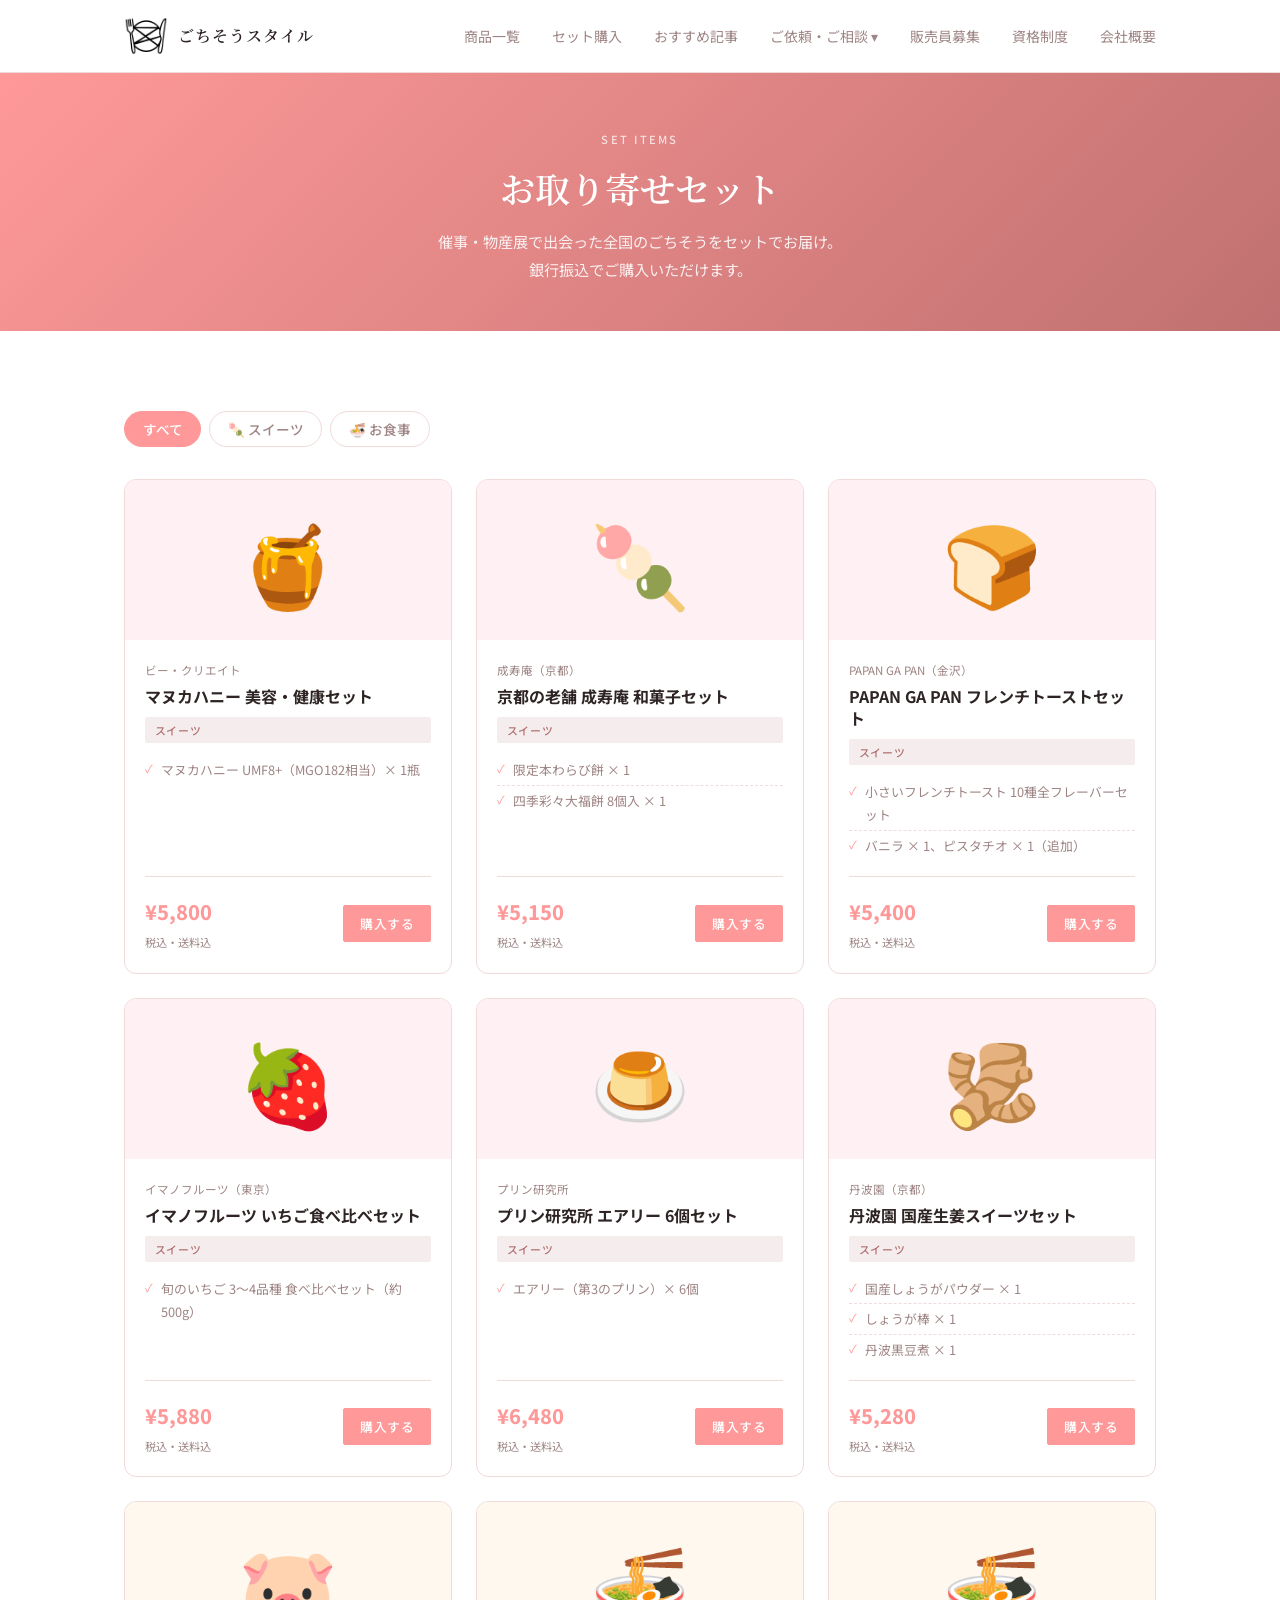
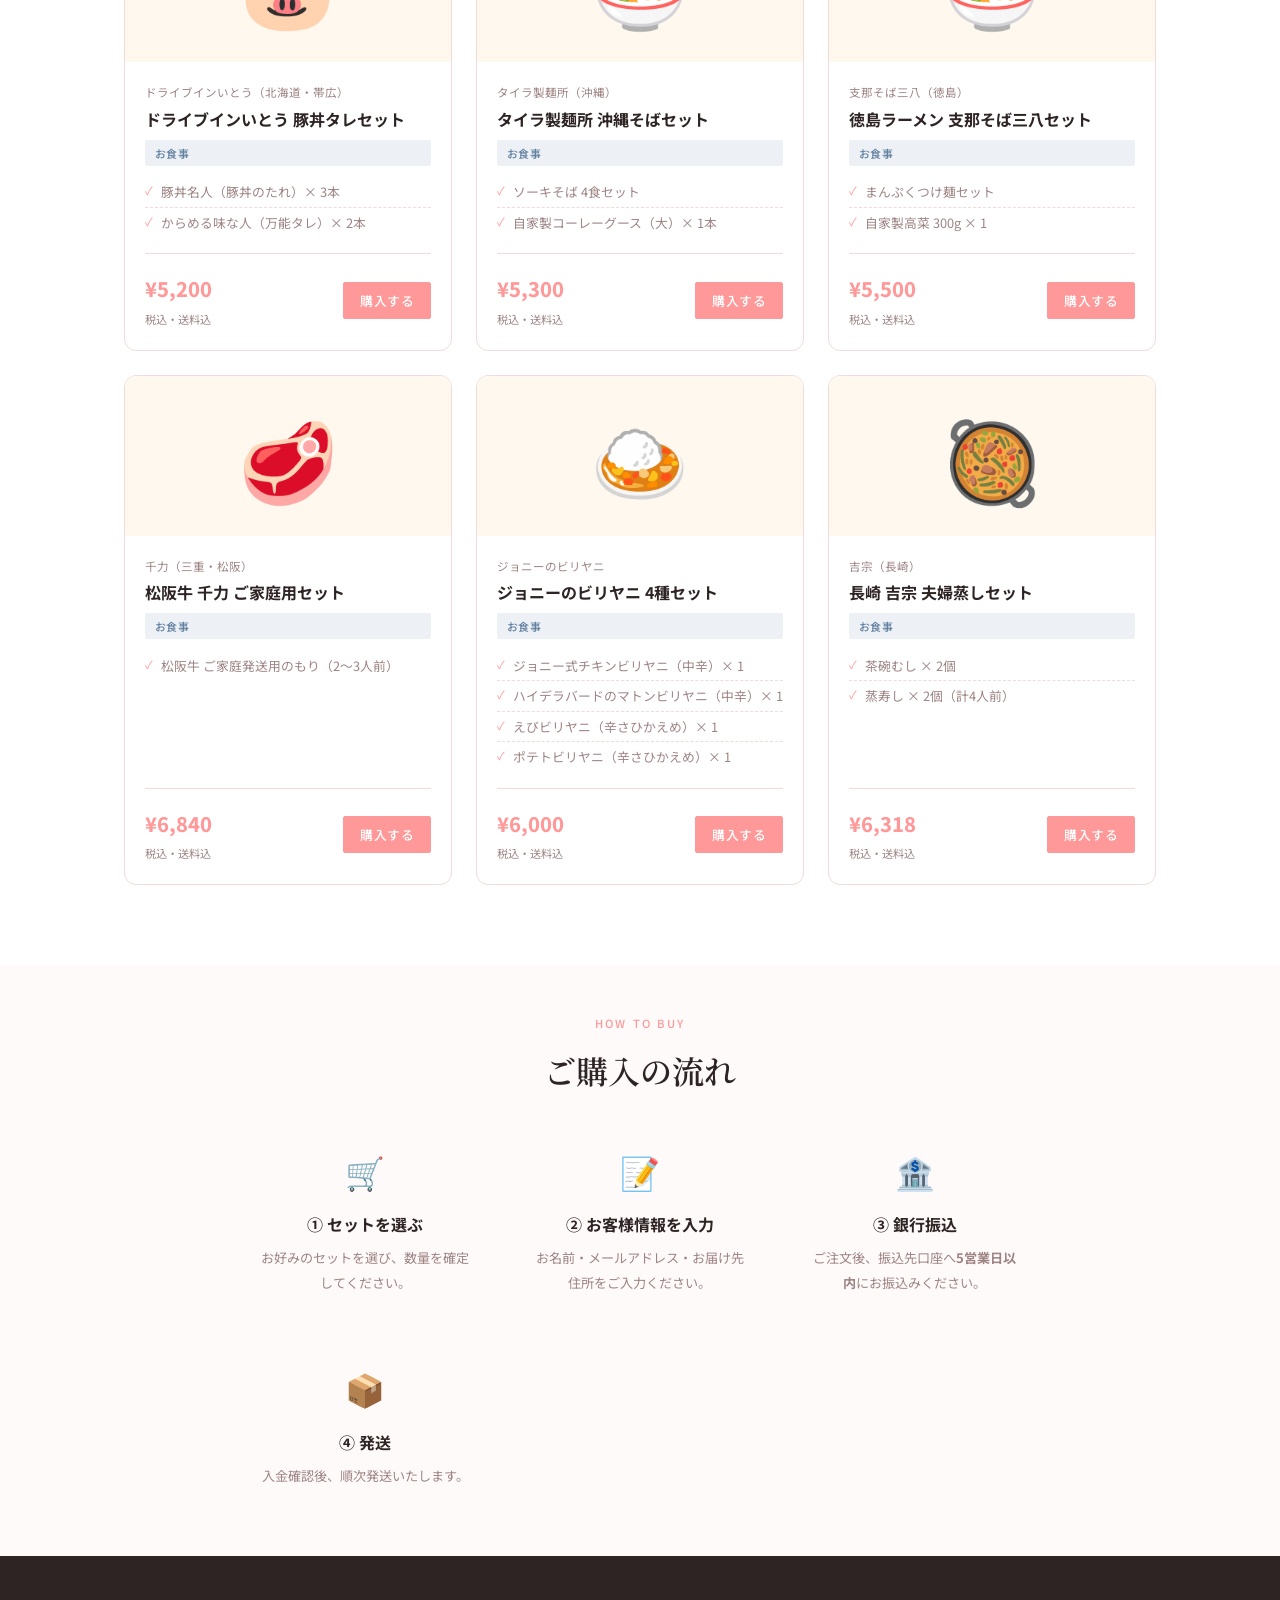
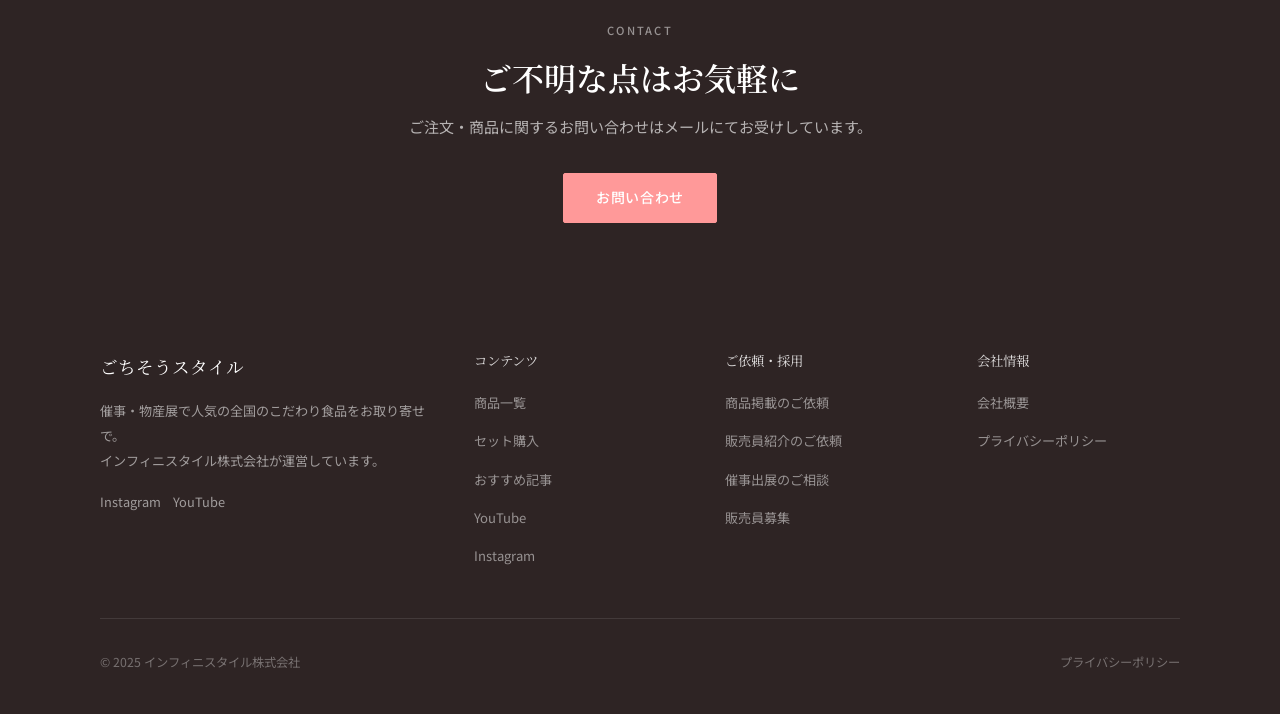
<file: sets.html>
<!DOCTYPE html>
<html lang="ja">
<head>
  <meta charset="UTF-8">
  <meta name="viewport" content="width=device-width, initial-scale=1.0">
  <title>お取り寄せセット購入｜ごちそうスタイル</title>
  <meta name="description" content="催事・物産展で人気の全国グルメをセットでお取り寄せ。銀行振込でご購入いただけます。">
  <link rel="icon" type="image/x-icon" href="favicon.ico">
  <link rel="stylesheet" href="css/style.css">
  <style>
    /* ─── Sets page extras ─── */
    .page-hero-sm {
      background: linear-gradient(135deg, var(--accent) 0%, #c07070 100%);
      color: #fff;
      padding: 3.5rem 1rem 3rem;
      text-align: center;
    }
    .page-hero-sm .section-label { color: rgba(255,255,255,0.75); }
    .page-hero-sm h1 { font-size: clamp(1.5rem, 4vw, 2.2rem); margin: 0.5rem 0 0.75rem; }
    .page-hero-sm p  { font-size: 0.95rem; opacity: 0.88; max-width: 520px; margin: 0 auto; }

    /* Filter tabs – reuse from products/articles pages */
    .filter-row { display: flex; gap: 0.5rem; flex-wrap: wrap; margin-bottom: 2rem; }
    .filter-tab {
      padding: 0.45rem 1.1rem; border-radius: 20px; border: 1.5px solid var(--border);
      background: #fff; font-size: 0.85rem; font-weight: 500; cursor: pointer;
      color: var(--text-muted); transition: all 0.15s;
    }
    .filter-tab.active, .filter-tab:hover {
      background: var(--accent); border-color: var(--accent); color: #fff;
    }

    /* Sets grid */
    .sets-grid {
      display: grid;
      grid-template-columns: repeat(auto-fill, minmax(300px, 1fr));
      gap: 1.5rem;
    }

    .set-card {
      background: #fff;
      border: 1px solid var(--border);
      border-radius: 12px;
      overflow: hidden;
      display: flex;
      flex-direction: column;
      transition: box-shadow 0.2s, transform 0.2s;
    }
    .set-card:hover { box-shadow: 0 6px 24px rgba(0,0,0,0.1); transform: translateY(-2px); }

    .set-thumb {
      height: 160px;
      display: flex;
      align-items: center;
      justify-content: center;
      font-size: 5rem;
      background: var(--bg-alt);
    }
    .set-thumb.thumb-sweets { background: #fff0f3; }
    .set-thumb.thumb-meal   { background: #fff8ee; }
    .set-thumb img { width: 100%; height: 100%; object-fit: cover; }

    .set-body { padding: 1.25rem; flex: 1; display: flex; flex-direction: column; }
    .set-brand { font-size: 0.72rem; color: var(--text-muted); margin-bottom: 0.3rem; }
    .set-name  { font-size: 1rem; font-weight: 700; margin-bottom: 0.6rem; line-height: 1.35; }
    .set-items { list-style: none; margin: 0 0 1rem; padding: 0; }
    .set-items li {
      font-size: 0.8rem; color: var(--text-muted);
      padding: 0.18rem 0 0.18rem 1rem;
      position: relative;
      border-bottom: 1px dashed var(--border);
    }
    .set-items li:last-child { border-bottom: none; }
    .set-items li::before { content: '✓'; position: absolute; left: 0; color: var(--accent); font-size: 0.7rem; }

    .set-footer {
      margin-top: auto;
      display: flex;
      align-items: center;
      justify-content: space-between;
      padding-top: 1rem;
      border-top: 1px solid var(--border);
    }
    .set-price {
      font-size: 1.25rem;
      font-weight: 800;
      color: var(--accent);
      font-variant-numeric: tabular-nums;
    }
    .set-price small {
      font-size: 0.7rem;
      font-weight: 400;
      color: var(--text-muted);
      display: block;
      margin-top: 0.1rem;
    }

    /* ─── Order Modal ─── */
    .modal-overlay {
      display: none;
      position: fixed;
      inset: 0;
      background: rgba(0,0,0,0.5);
      z-index: 500;
      overflow-y: auto;
      padding: 2rem 1rem;
    }
    .modal-overlay.open { display: block; }

    .order-modal {
      background: #fff;
      border-radius: 14px;
      max-width: 560px;
      margin: 0 auto;
      padding: 0;
      overflow: hidden;
    }

    .modal-head {
      background: var(--accent);
      color: #fff;
      padding: 1.25rem 1.5rem;
      display: flex;
      align-items: center;
      justify-content: space-between;
    }
    .modal-head h2 { font-size: 1rem; }
    .modal-close {
      background: none; border: none; color: #fff; font-size: 1.4rem;
      cursor: pointer; line-height: 1; padding: 0 0.25rem;
    }

    .modal-body { padding: 1.5rem; }

    .order-set-info {
      background: var(--bg-alt);
      border-radius: 8px;
      padding: 1rem;
      margin-bottom: 1.25rem;
    }
    .order-set-name { font-weight: 700; margin-bottom: 0.3rem; }
    .order-set-brand { font-size: 0.78rem; color: var(--text-muted); }

    .qty-row {
      display: flex;
      align-items: center;
      gap: 1rem;
      margin: 1.25rem 0;
    }
    .qty-label { font-weight: 600; font-size: 0.875rem; flex: 1; }
    .qty-controls {
      display: flex;
      align-items: center;
      gap: 0;
      border: 1.5px solid var(--border);
      border-radius: 8px;
      overflow: hidden;
    }
    .qty-btn {
      width: 36px; height: 36px;
      background: #f9fafb; border: none;
      font-size: 1.1rem; cursor: pointer;
      color: var(--text); transition: background 0.1s;
    }
    .qty-btn:hover { background: #e5e7eb; }
    .qty-num {
      width: 48px; text-align: center;
      font-size: 1rem; font-weight: 700;
      font-variant-numeric: tabular-nums;
    }

    .total-row {
      display: flex;
      align-items: center;
      justify-content: space-between;
      padding: 0.9rem 1rem;
      background: #fff8f8;
      border: 1.5px solid #ffd5d5;
      border-radius: 8px;
      margin-bottom: 1.5rem;
    }
    .total-label { font-size: 0.85rem; font-weight: 600; }
    .total-amount {
      font-size: 1.5rem;
      font-weight: 800;
      color: var(--accent);
      font-variant-numeric: tabular-nums;
    }
    .total-note { font-size: 0.7rem; color: var(--text-muted); }

    /* Step 2 form */
    .form-sep {
      border: none;
      border-top: 1px solid var(--border);
      margin: 1.25rem 0;
    }
    .form-step-title {
      font-size: 0.8rem;
      font-weight: 700;
      color: var(--text-muted);
      letter-spacing: 0.06em;
      text-transform: uppercase;
      margin-bottom: 1rem;
    }
    .fg {
      margin-bottom: 0.9rem;
    }
    .fg label {
      display: block;
      font-size: 0.78rem;
      font-weight: 600;
      color: #374151;
      margin-bottom: 0.3rem;
    }
    .fg label .req { color: #ef4444; margin-left: 0.2rem; }
    .fg input, .fg textarea, .fg select {
      width: 100%;
      padding: 0.55rem 0.75rem;
      border: 1.5px solid var(--border);
      border-radius: 7px;
      font-size: 0.875rem;
      color: #111;
      background: #fff;
      transition: border-color 0.15s;
    }
    .fg input:focus, .fg textarea:focus {
      outline: none;
      border-color: var(--accent);
      box-shadow: 0 0 0 3px rgba(255,153,153,0.15);
    }
    .fg textarea { resize: vertical; min-height: 70px; }
    .form-grid-2 { display: grid; grid-template-columns: 1fr 1fr; gap: 0.75rem; }

    .bank-preview {
      background: #f0faf5;
      border: 1px solid #a7d7be;
      border-radius: 8px;
      padding: 0.9rem 1rem;
      margin-bottom: 1.25rem;
      font-size: 0.8rem;
      line-height: 1.9;
    }
    .bank-preview strong { display: block; font-size: 0.72rem; color: #2d6a4f; letter-spacing: 0.05em; text-transform: uppercase; margin-bottom: 0.35rem; }

    .modal-actions {
      display: flex;
      gap: 0.75rem;
      justify-content: flex-end;
      margin-top: 1.25rem;
      padding-top: 1rem;
      border-top: 1px solid var(--border);
    }

    .cancel-note {
      font-size: 0.75rem;
      color: var(--text-muted);
      text-align: center;
      margin-top: 0.75rem;
      line-height: 1.6;
    }

    /* Loading / empty */
    .sets-loading { text-align: center; padding: 4rem 2rem; color: var(--text-muted); }
  </style>
</head>
<body>

<!-- ===== Header ===== -->
<header class="site-header">
  <div class="container">
    <a href="index.html" class="site-logo">
      <img src="images/logo.png" alt="ごちそうスタイル" class="logo-img">
      <span class="logo-text">ごちそうスタイル</span>
    </a>
    <button class="nav-toggle" id="navToggle" aria-expanded="false" aria-label="メニューを開く">
      <span></span><span></span><span></span>
    </button>
    <nav class="site-nav" id="siteNav">
      <ul>
        <li><a href="products.html">商品一覧</a></li>
        <li><a href="sets.html" class="active">セット購入</a></li>
        <li><a href="articles.html">おすすめ記事</a></li>
        <li class="has-dropdown">
          <a href="#">ご依頼・ご相談 ▾</a>
          <ul class="dropdown">
            <li><a href="request-feature.html">商品掲載・紹介のご依頼</a></li>
            <li><a href="request-dispatch.html">催事への販売員紹介のご依頼</a></li>
            <li><a href="request-exhibition.html">催事出展のご相談</a></li>
          </ul>
        </li>
        <li><a href="recruit.html">販売員募集</a></li>
        <li><a href="certification.html">資格制度</a></li>
        <li><a href="company.html">会社概要</a></li>
      </ul>
    </nav>
  </div>
</header>

<!-- ===== Hero ===== -->
<section class="page-hero-sm">
  <span class="section-label">SET ITEMS</span>
  <h1>お取り寄せセット</h1>
  <p>催事・物産展で出会った全国のごちそうをセットでお届け。<br>銀行振込でご購入いただけます。</p>
</section>

<!-- ===== Sets ===== -->
<section class="section">
  <div class="container">

    <!-- Filter -->
    <div class="filter-row">
      <button class="filter-tab active" data-filter="all">すべて</button>
      <button class="filter-tab" data-filter="sweets">🍡 スイーツ</button>
      <button class="filter-tab" data-filter="meal">🍜 お食事</button>
    </div>

    <!-- Grid -->
    <div class="sets-grid" id="sets-grid">
      <p class="sets-loading">読み込み中...</p>
    </div>

  </div>
</section>

<!-- ===== How to buy ===== -->
<section class="section section-alt" style="padding-top:3rem;padding-bottom:3rem">
  <div class="container">
    <div class="section-header" style="margin-bottom:1.75rem">
      <span class="section-label">HOW TO BUY</span>
      <h2>ご購入の流れ</h2>
    </div>
    <div style="display:grid;grid-template-columns:repeat(auto-fit,minmax(200px,1fr));gap:1.5rem;max-width:800px;margin:0 auto">
      <div style="text-align:center;padding:1.25rem">
        <div style="font-size:2rem;margin-bottom:0.6rem">🛒</div>
        <div style="font-weight:700;margin-bottom:0.4rem">① セットを選ぶ</div>
        <p style="font-size:0.82rem;color:var(--text-muted)">お好みのセットを選び、数量を確定してください。</p>
      </div>
      <div style="text-align:center;padding:1.25rem">
        <div style="font-size:2rem;margin-bottom:0.6rem">📝</div>
        <div style="font-weight:700;margin-bottom:0.4rem">② お客様情報を入力</div>
        <p style="font-size:0.82rem;color:var(--text-muted)">お名前・メールアドレス・お届け先住所をご入力ください。</p>
      </div>
      <div style="text-align:center;padding:1.25rem">
        <div style="font-size:2rem;margin-bottom:0.6rem">🏦</div>
        <div style="font-weight:700;margin-bottom:0.4rem">③ 銀行振込</div>
        <p style="font-size:0.82rem;color:var(--text-muted)">ご注文後、振込先口座へ<strong>5営業日以内</strong>にお振込みください。</p>
      </div>
      <div style="text-align:center;padding:1.25rem">
        <div style="font-size:2rem;margin-bottom:0.6rem">📦</div>
        <div style="font-weight:700;margin-bottom:0.4rem">④ 発送</div>
        <p style="font-size:0.82rem;color:var(--text-muted)">入金確認後、順次発送いたします。</p>
      </div>
    </div>
  </div>
</section>

<!-- ===== CTA ===== -->
<section class="cta-banner">
  <div class="container">
    <span class="section-label">CONTACT</span>
    <h2>ご不明な点はお気軽に</h2>
    <p>ご注文・商品に関するお問い合わせはメールにてお受けしています。</p>
    <div class="btn-group">
      <a href="request-feature.html" class="btn btn-primary">お問い合わせ</a>
    </div>
  </div>
</section>

<!-- ===== Footer ===== -->
<footer class="site-footer">
  <div class="footer-inner">
    <div class="footer-top">
      <div class="footer-brand">
        <span class="footer-logo">ごちそうスタイル</span>
        <p>催事・物産展で人気の全国のこだわり食品をお取り寄せで。<br>インフィニスタイル株式会社が運営しています。</p>
        <div style="margin-top:1rem;display:flex;gap:0.75rem;flex-wrap:wrap;">
          <a href="https://www.instagram.com/infinistyle/" target="_blank" rel="noopener" style="font-size:0.8rem;color:rgba(255,255,255,0.55);">Instagram</a>
          <a href="https://www.youtube.com/@gochiso-style" target="_blank" rel="noopener" style="font-size:0.8rem;color:rgba(255,255,255,0.55);">YouTube</a>
        </div>
      </div>
      <div class="footer-nav">
        <h4>コンテンツ</h4>
        <ul>
          <li><a href="products.html">商品一覧</a></li>
          <li><a href="sets.html">セット購入</a></li>
          <li><a href="articles.html">おすすめ記事</a></li>
          <li><a href="https://www.youtube.com/@gochiso-style" target="_blank" rel="noopener">YouTube</a></li>
          <li><a href="https://www.instagram.com/infinistyle/" target="_blank" rel="noopener">Instagram</a></li>
        </ul>
      </div>
      <div class="footer-nav">
        <h4>ご依頼・採用</h4>
        <ul>
          <li><a href="request-feature.html">商品掲載のご依頼</a></li>
          <li><a href="request-dispatch.html">販売員紹介のご依頼</a></li>
          <li><a href="request-exhibition.html">催事出展のご相談</a></li>
          <li><a href="recruit.html">販売員募集</a></li>
        </ul>
      </div>
      <div class="footer-nav">
        <h4>会社情報</h4>
        <ul>
          <li><a href="company.html">会社概要</a></li>
          <li><a href="#">プライバシーポリシー</a></li>
        </ul>
      </div>
    </div>
    <div class="footer-bottom">
      <p>© 2025 インフィニスタイル株式会社</p>
      <div class="footer-links"><a href="#">プライバシーポリシー</a></div>
    </div>
  </div>
</footer>

<!-- ===== Order Modal ===== -->
<div class="modal-overlay" id="order-overlay" onclick="overlayClose(event)">
  <div class="order-modal" onclick="event.stopPropagation()">
    <div class="modal-head">
      <h2 id="modal-title">ご注文内容の確認</h2>
      <button class="modal-close" onclick="closeModal()">✕</button>
    </div>
    <div class="modal-body">

      <!-- Set info -->
      <div class="order-set-info">
        <div class="order-set-name" id="modal-set-name"></div>
        <div class="order-set-brand" id="modal-set-brand"></div>
      </div>

      <!-- Quantity -->
      <div class="qty-row">
        <span class="qty-label">数量</span>
        <div class="qty-controls">
          <button class="qty-btn" onclick="changeQty(-1)">−</button>
          <span class="qty-num" id="qty-display">1</span>
          <button class="qty-btn" onclick="changeQty(1)">＋</button>
        </div>
      </div>

      <!-- Total -->
      <div class="total-row">
        <div>
          <div class="total-label">合計金額</div>
          <div class="total-note">税込・送料込</div>
        </div>
        <div class="total-amount" id="total-display"></div>
      </div>

      <!-- Bank preview -->
      <div class="bank-preview">
        <strong>お振込み先</strong>
        <!-- ▼▼▼ 振込先口座情報をここに入力してください ▼▼▼ -->
        〇〇銀行　〇〇支店　普通　0000000<br>
        口座名義：インフィニスタイル（カ
        <!-- ▲▲▲ -->
      </div>

      <hr class="form-sep">
      <div class="form-step-title">お客様情報を入力してください</div>

      <!-- Order form -->
      <!-- ▼ action の YOUR_FORM_ID を Formspree のフォームIDに変更してください -->
      <form id="order-form" action="https://formspree.io/f/YOUR_FORM_ID" method="POST">

        <!-- Hidden order fields -->
        <input type="hidden" name="_subject" value="【ごちそうスタイル】ご注文を受け付けました">
        <input type="hidden" name="_next" id="form-next">
        <input type="hidden" name="商品名"   id="form-set-name">
        <input type="hidden" name="ブランド" id="form-set-brand">
        <input type="hidden" name="数量"     id="form-qty">
        <input type="hidden" name="合計金額" id="form-total">
        <input type="hidden" name="単価"     id="form-unit-price">

        <div class="form-grid-2">
          <div class="fg">
            <label>お名前<span class="req">*</span></label>
            <input type="text" name="お名前" required placeholder="山田 花子">
          </div>
          <div class="fg">
            <label>フリガナ</label>
            <input type="text" name="フリガナ" placeholder="ヤマダ ハナコ">
          </div>
        </div>

        <div class="fg">
          <label>メールアドレス<span class="req">*</span></label>
          <input type="email" name="_replyto" required placeholder="example@email.com">
        </div>

        <div class="fg">
          <label>電話番号<span class="req">*</span></label>
          <input type="tel" name="電話番号" required placeholder="090-0000-0000">
        </div>

        <div class="fg">
          <label>郵便番号<span class="req">*</span></label>
          <input type="text" name="郵便番号" required placeholder="000-0000" maxlength="8">
        </div>

        <div class="fg">
          <label>都道府県<span class="req">*</span></label>
          <input type="text" name="都道府県" required placeholder="東京都">
        </div>

        <div class="fg">
          <label>住所（市区町村以降）<span class="req">*</span></label>
          <input type="text" name="住所" required placeholder="渋谷区〇〇 1-2-3">
        </div>

        <div class="fg">
          <label>建物名・部屋番号</label>
          <input type="text" name="建物名" placeholder="〇〇マンション 101号">
        </div>

        <div class="fg">
          <label>備考・ご要望</label>
          <textarea name="備考" placeholder="配送希望日など"></textarea>
        </div>

        <div class="modal-actions">
          <button type="button" class="btn btn-outline" onclick="closeModal()">キャンセル</button>
          <button type="submit" class="btn btn-primary" id="submit-btn">注文を確定する →</button>
        </div>

        <p class="cancel-note">
          ご注文後、<strong>5営業日以内</strong>に銀行振込をお願いします。<br>
          期日内に入金が確認できない場合は、自動的にキャンセルとなります。
        </p>

      </form>

    </div>
  </div>
</div>

<script src="js/main.js"></script>
<script>
/* ===== Sets page ===== */

// ▼ サンクスページのURL（本番URLに合わせて変更）
const THANKS_URL = './order-thanks.html';

// ▼ 振込先情報（サンクスページにも反映されます）
const BANK_INFO = {
  bank:   '〇〇銀行',       // 例: 三菱UFJ銀行
  branch: '〇〇支店',       // 例: 渋谷支店
  type:   '普通',
  number: '0000000',
  name:   'インフィニスタイル（カ',
};

let currentSet  = null;
let currentQty  = 1;
let allSets     = [];

/* Load & render */
async function loadSets() {
  try {
    const res = await fetch('./data/sets.json');
    allSets = await res.json();
  } catch { allSets = []; }
  renderSets('all');
  initFilters();
}

function renderSets(filter) {
  const grid = document.getElementById('sets-grid');
  const list = filter === 'all' ? allSets : allSets.filter(s => s.category === filter && s.published !== false);
  const published = allSets.filter(s => s.published !== false);
  const visible = filter === 'all' ? published : published.filter(s => s.category === filter);

  if (!visible.length) {
    grid.innerHTML = '<p style="color:var(--text-muted);text-align:center;grid-column:1/-1;">該当するセットがありません</p>';
    return;
  }

  grid.innerHTML = visible.map(s => {
    const thumbCls = s.category === 'sweets' ? 'thumb-sweets' : 'thumb-meal';
    const tagCls   = s.category === 'sweets' ? 'tag-sweets' : 'tag-meal';
    const tagLbl   = s.category === 'sweets' ? 'スイーツ' : 'お食事';
    const imgHtml  = (s.images && s.images[0])
      ? `<img src="${s.images[0]}" alt="${s.name}">`
      : s.emoji;
    const items = (s.items || []).map(it => `<li>${it}</li>`).join('');
    return `
      <div class="set-card">
        <div class="set-thumb ${thumbCls}">${imgHtml}</div>
        <div class="set-body">
          <div class="set-brand">${s.brand}</div>
          <div class="set-name">${s.name}</div>
          <span class="tag ${tagCls}" style="margin-bottom:0.75rem;display:inline-block">${tagLbl}</span>
          <ul class="set-items">${items}</ul>
          <div class="set-footer">
            <div class="set-price">
              ¥${s.price.toLocaleString()}
              <small>税込・送料込</small>
            </div>
            <button class="btn btn-primary btn-sm" onclick="openOrder('${s.id}')">購入する</button>
          </div>
        </div>
      </div>`;
  }).join('');
}

function initFilters() {
  document.querySelectorAll('.filter-tab').forEach(tab => {
    tab.addEventListener('click', () => {
      document.querySelectorAll('.filter-tab').forEach(t => t.classList.remove('active'));
      tab.classList.add('active');
      renderSets(tab.dataset.filter);
    });
  });
}

/* Modal */
function openOrder(id) {
  currentSet = allSets.find(s => s.id === id);
  if (!currentSet) return;
  currentQty = 1;
  document.getElementById('modal-set-name').textContent  = currentSet.name;
  document.getElementById('modal-set-brand').textContent = currentSet.brand;
  updateQtyDisplay();
  // Pass set info to hidden fields
  document.getElementById('form-set-name').value  = currentSet.name;
  document.getElementById('form-set-brand').value = currentSet.brand;
  document.getElementById('form-next').value = THANKS_URL + '?name=' + encodeURIComponent(currentSet.name);
  document.getElementById('order-overlay').classList.add('open');
  document.body.style.overflow = 'hidden';
}

function closeModal() {
  document.getElementById('order-overlay').classList.remove('open');
  document.body.style.overflow = '';
}

function overlayClose(e) {
  if (e.target === document.getElementById('order-overlay')) closeModal();
}

function changeQty(delta) {
  currentQty = Math.max(1, Math.min(9, currentQty + delta));
  updateQtyDisplay();
}

function updateQtyDisplay() {
  const total = currentSet.price * currentQty;
  document.getElementById('qty-display').textContent  = currentQty;
  document.getElementById('total-display').textContent = '¥' + total.toLocaleString();
  document.getElementById('form-qty').value         = currentQty;
  document.getElementById('form-total').value       = '¥' + total.toLocaleString() + '（税込・送料込）';
  document.getElementById('form-unit-price').value  = '¥' + currentSet.price.toLocaleString();
}

/* Submit: save to sessionStorage then let Formspree redirect */
document.getElementById('order-form').addEventListener('submit', function(e) {
  const btn = document.getElementById('submit-btn');
  btn.textContent = '送信中...';
  btn.disabled = true;

  sessionStorage.setItem('gs-order', JSON.stringify({
    name:  currentSet.name,
    brand: currentSet.brand,
    qty:   currentQty,
    total: currentSet.price * currentQty,
    bank:  BANK_INFO,
  }));
});

loadSets();
</script>
</body>
</html>
</file>
<file: css/style.css>
/* =====================================================
   ごちそうスタイル — Shared Stylesheet
   Design: Warm minimal (inspired by 北欧暮らしの道具店)
   ===================================================== */

@import url('https://fonts.googleapis.com/css2?family=Noto+Sans+JP:wght@300;400;500&family=Noto+Serif+JP:wght@400;600&display=swap');

/* === Variables === */
:root {
  --bg:           #FFFFFF;
  --bg-alt:       #FFFAFA;
  --surface:      #FFFFFF;
  --text:         #2E2424;
  --text-muted:   #9E8484;
  --accent:       #FF9999;
  --accent-hover: #E07777;
  --accent-light: #FFE4E4;
  --border:       #F0DADA;
  --border-light: #FBF0F0;
  --font-serif:   'Noto Serif JP', 'Georgia', serif;
  --font-sans:    'Noto Sans JP', 'Hiragino Kaku Gothic ProN', sans-serif;
  --max-w:        1080px;
  --px:           1.5rem;
  --radius:       2px;
  --shadow:       0 2px 12px rgba(46, 36, 36, 0.07);
  --shadow-md:    0 4px 24px rgba(46, 36, 36, 0.11);
  --transition:   0.2s ease;
}

/* === Reset === */
*, *::before, *::after { box-sizing: border-box; margin: 0; padding: 0; }
html { font-size: 16px; scroll-behavior: smooth; }
body {
  font-family: var(--font-sans);
  font-weight: 400;
  color: var(--text);
  background: var(--bg);
  line-height: 1.85;
  -webkit-font-smoothing: antialiased;
}
img { max-width: 100%; display: block; }
a { color: inherit; text-decoration: none; }
ul { list-style: none; }
button { font-family: var(--font-sans); }

/* === Layout === */
.container {
  max-width: var(--max-w);
  margin: 0 auto;
  padding: 0 var(--px);
}

/* === Typography === */
h1, h2, h3, h4 {
  font-family: var(--font-serif);
  font-weight: 600;
  line-height: 1.5;
}
h1 { font-size: clamp(1.9rem, 4vw, 2.8rem); }
h2 { font-size: clamp(1.45rem, 3vw, 2rem); }
h3 { font-size: 1.2rem; }
h4 { font-size: 1rem; }

.section-label {
  display: block;
  font-size: 0.7rem;
  font-weight: 500;
  letter-spacing: 0.2em;
  text-transform: uppercase;
  color: var(--accent);
  margin-bottom: 0.75rem;
}
.divider {
  width: 40px;
  height: 2px;
  background: var(--accent);
  margin: 1.25rem 0;
}
.divider-center { margin-left: auto; margin-right: auto; }

/* === Header === */
.site-header {
  background: var(--surface);
  border-bottom: 1px solid var(--border);
  position: sticky;
  top: 0;
  z-index: 100;
}
.site-header .container {
  display: flex;
  align-items: center;
  justify-content: space-between;
  height: 72px;
}
.site-logo {
  display: flex;
  align-items: center;
  gap: 0.65rem;
  flex-shrink: 0;
  text-decoration: none;
}
.logo-img {
  width: 44px;
  height: 44px;
  object-fit: contain;
  border-radius: 4px;
  display: block;
}
.logo-text {
  font-family: var(--font-serif);
  font-size: 1rem;
  font-weight: 600;
  color: var(--text);
  letter-spacing: 0.06em;
}
.site-nav > ul {
  display: flex;
  align-items: center;
  gap: 2rem;
}
.site-nav > ul > li > a {
  font-size: 0.875rem;
  color: var(--text-muted);
  transition: color var(--transition);
  white-space: nowrap;
}
.site-nav > ul > li > a:hover { color: var(--text); }

/* Dropdown */
.has-dropdown { position: relative; }
.dropdown {
  display: none;
  position: absolute;
  top: 100%;
  left: -1rem;
  background: var(--surface);
  border: 1px solid var(--border);
  min-width: 210px;
  padding: 0.5rem 0;
  box-shadow: var(--shadow);
  padding-top: 12px; /* 上部に余白を持たせつつ隙間をなくす */
}
.has-dropdown:hover .dropdown { display: block; }
.dropdown li a {
  display: block;
  padding: 0.55rem 1.25rem;
  font-size: 0.84rem;
  color: var(--text-muted);
  transition: all var(--transition);
}
.dropdown li a:hover { background: var(--bg); color: var(--text); }

/* Mobile toggle */
.nav-toggle {
  display: none;
  flex-direction: column;
  gap: 5px;
  background: none;
  border: none;
  cursor: pointer;
  padding: 6px;
}
.nav-toggle span {
  display: block;
  width: 22px;
  height: 2px;
  background: var(--text);
  transition: var(--transition);
}

/* === Buttons === */
.btn {
  display: inline-block;
  padding: 0.7rem 2rem;
  font-size: 0.875rem;
  font-weight: 500;
  letter-spacing: 0.05em;
  cursor: pointer;
  transition: all var(--transition);
  border-radius: var(--radius);
  border: 1px solid transparent;
}
.btn-primary {
  background: var(--accent);
  color: #fff;
  border-color: var(--accent);
}
.btn-primary:hover {
  background: var(--accent-hover);
  border-color: var(--accent-hover);
}
.btn-outline {
  background: transparent;
  color: var(--accent);
  border-color: var(--accent);
}
.btn-outline:hover { background: var(--accent-light); }
.btn-group {
  display: flex;
  gap: 1rem;
  justify-content: center;
  flex-wrap: wrap;
}

/* === Sections === */
.section { padding: 5rem var(--px); }
.section-alt { background: var(--bg-alt); }
.section-header { text-align: center; margin-bottom: 3.5rem; }
.section-header h2 { margin-bottom: 0.75rem; }
.section-header p {
  color: var(--text-muted);
  max-width: 520px;
  margin: 0 auto;
  font-size: 0.94rem;
}

/* === Hero === */
.hero {
  position: relative;
  overflow: hidden;
  background: #1a1210;
  padding: 9rem var(--px) 8rem;
  text-align: center;
}
.hero-video-bg {
  position: absolute;
  top: 0; left: 0;
  width: 100%; height: 100%;
  object-fit: cover;
  z-index: 0;
}
/* 画像バナー版 */
.hero-banner-bg {
  position: absolute;
  top: 0; left: 0;
  width: 100%; height: 100%;
  background-size: cover;
  background-position: center;
  background-repeat: no-repeat;
  z-index: 0;
}
.hero--banner {
  background: #2a1f1a; /* 画像未設定時のフォールバック色 */
}
.hero-overlay {
  position: absolute;
  top: 0; left: 0;
  width: 100%; height: 100%;
  background: rgba(20, 12, 8, 0.52);
  z-index: 1;
}
.hero-inner {
  position: relative;
  z-index: 2;
  max-width: 640px;
  margin: 0 auto;
}
.hero .section-label { color: rgba(255,255,255,0.55); }
.hero h1 { color: #ffffff; margin-bottom: 1.5rem; }
.hero p {
  font-size: 1rem;
  color: rgba(255,255,255,0.8);
  line-height: 2;
  margin-bottom: 2.5rem;
}
.btn-hero-outline {
  display: inline-flex;
  align-items: center;
  gap: 0.4rem;
  padding: 0.8rem 2rem;
  font-size: 0.88rem;
  font-weight: 500;
  letter-spacing: 0.06em;
  border: 1.5px solid rgba(255,255,255,0.6);
  color: #ffffff;
  transition: all var(--transition);
  text-decoration: none;
}
.btn-hero-outline:hover {
  background: rgba(255,255,255,0.12);
  border-color: #ffffff;
}

/* === Page Hero (inner pages) === */
.page-hero {
  background: var(--bg-alt);
  padding: 3.5rem var(--px);
  text-align: center;
  border-bottom: 1px solid var(--border);
}
.breadcrumb {
  display: flex;
  align-items: center;
  justify-content: center;
  gap: 0.5rem;
  font-size: 0.78rem;
  color: var(--text-muted);
  margin-bottom: 1rem;
}
.breadcrumb a:hover { color: var(--accent); }
.page-hero h1 { font-size: clamp(1.5rem, 3vw, 2rem); margin-bottom: 0.5rem; }
.page-hero p { font-size: 0.9rem; color: var(--text-muted); }

/* === About Section === */
.about-content {
  display: grid;
  grid-template-columns: 1fr 1.1fr;
  gap: 5rem;
  align-items: center;
}
.about-img {
  display: flex;
  align-items: center;
  justify-content: center;
}
.about-img img {
  width: 100%;
  height: auto;
  display: block;
}
.about-text h2 { margin-bottom: 1rem; }
.about-text p {
  color: var(--text-muted);
  line-height: 2;
  margin-bottom: 1rem;
  font-size: 0.94rem;
}

/* === Stats === */
.stats {
  display: grid;
  grid-template-columns: repeat(3, 1fr);
  gap: 1px;
  background: var(--border);
  border: 1px solid var(--border);
  margin: 3rem 0 2rem;
}
.stat {
  background: var(--surface);
  padding: 2rem;
  text-align: center;
}
.stat-number {
  font-family: var(--font-serif);
  font-size: 2.4rem;
  font-weight: 600;
  color: var(--accent);
  display: block;
  line-height: 1;
  margin-bottom: 0.5rem;
}
.stat-label { font-size: 0.8rem; color: var(--text-muted); }

/* === Service Cards (Top page) === */
.services-grid {
  display: grid;
  grid-template-columns: repeat(auto-fill, minmax(240px, 1fr));
  gap: 1.25rem;
}
.service-card {
  background: var(--surface);
  border: 1px solid var(--border);
  padding: 2.5rem 2rem;
  transition: all var(--transition);
  text-align: center;
  display: flex;
  flex-direction: column;
  align-items: center;
}
.service-card:hover {
  box-shadow: var(--shadow-md);
  transform: translateY(-2px);
}
.service-card-icon {
  font-size: 2.5rem;
  margin-bottom: 1.25rem;
  line-height: 1;
}
.service-card h3 {
  margin-bottom: 0.85rem;
  font-size: 1.25rem;
  line-height: 1.45;
}
.service-card p {
  font-size: 0.875rem;
  color: var(--text-muted);
  line-height: 1.85;
  margin-bottom: 1.75rem;
  flex: 1;
}
.link-arrow {
  font-size: 0.82rem;
  color: var(--accent);
  display: inline-flex;
  align-items: center;
  gap: 0.25rem;
  transition: gap var(--transition);
}
.link-arrow:hover { gap: 0.45rem; }

/* === Product Cards === */
.products-grid {
  display: grid;
  grid-template-columns: repeat(auto-fill, minmax(300px, 1fr));
  gap: 1.75rem;
}
.product-card {
  background: var(--surface);
  border: 1px solid var(--border);
  overflow: hidden;
  transition: all var(--transition);
  color: inherit;
  display: flex;
  flex-direction: column;
}
.product-card:hover {
  box-shadow: var(--shadow-md);
  transform: translateY(-2px);
}
.product-thumb {
  aspect-ratio: 16/9;
  display: flex;
  align-items: center;
  justify-content: center;
  font-size: 2.5rem;
  overflow: hidden;
  position: relative;
  flex-shrink: 0;
}
.product-thumb img {
  width: 100%;
  height: 100%;
  object-fit: cover;
  position: absolute;
  top: 0; left: 0;
}
.thumb-sweets { background: #f7f3f3; }
.thumb-meal   { background: #f3f5f7; }
.product-body {
  padding: 1.25rem 1.25rem 1.5rem;
  display: flex;
  flex-direction: column;
  flex: 1;
}
.product-body h3 {
  font-size: 0.97rem;
  line-height: 1.65;
  margin: 0.4rem 0 0.75rem;
}
.product-desc {
  font-size: 0.84rem;
  color: var(--text-muted);
  line-height: 1.75;
  margin-bottom: 0.85rem;
}
.product-comment {
  border-left: 2px solid var(--border);
  padding: 0.6rem 0.9rem;
  font-size: 0.82rem;
  color: var(--text-muted);
  line-height: 1.7;
  margin-bottom: 1rem;
  font-style: italic;
}
.product-comment::before {
  content: '販売員より: ';
  font-style: normal;
  font-weight: 500;
  color: var(--accent);
  font-size: 0.75rem;
  display: block;
  margin-bottom: 0.2rem;
}
.product-info {
  display: flex;
  justify-content: space-between;
  align-items: baseline;
  margin-bottom: 1rem;
  flex-wrap: wrap;
  gap: 0.25rem;
}
.product-price {
  font-family: var(--font-serif);
  font-size: 1.15rem;
  font-weight: 600;
  color: var(--accent);
}
.product-manufacturer {
  font-size: 0.78rem;
  color: var(--text-muted);
}
.product-actions {
  display: flex;
  gap: 0.6rem;
  flex-wrap: wrap;
  margin-top: auto;
}
.btn-sm {
  padding: 0.5rem 1rem;
  font-size: 0.8rem;
  letter-spacing: 0.03em;
}
.product-meta { font-size: 0.78rem; color: var(--text-muted); }

/* Tags */
.tag {
  display: inline-block;
  font-size: 0.68rem;
  font-weight: 500;
  letter-spacing: 0.08em;
  padding: 0.18rem 0.6rem;
  border-radius: 2px;
}
.tag-sweets { background: #f5eded; color: #b07070; }
.tag-meal   { background: #edf0f5; color: #6080a0; }
.tag-other  { background: #f0f0f0; color: #888888; }

/* Category filter */
.filter-tabs {
  display: flex;
  gap: 0.5rem;
  margin-bottom: 2.5rem;
  flex-wrap: wrap;
}
.filter-tab {
  padding: 0.45rem 1.2rem;
  font-size: 0.84rem;
  border: 1px solid var(--border);
  background: var(--surface);
  cursor: pointer;
  transition: all var(--transition);
  border-radius: 2px;
  color: var(--text-muted);
}
.filter-tab.active,
.filter-tab:hover {
  background: var(--accent);
  border-color: var(--accent);
  color: #fff;
}

/* === Two Column (service pages) === */
.two-col {
  display: grid;
  grid-template-columns: 1fr 1.5fr;
  gap: 2rem;
  align-items: start;
}
.two-col > div:first-child {
  background: #ffffff;
  border-radius: 14px;
  padding: 2.5rem 2.5rem 3rem;
  box-shadow: var(--shadow);
}

/* === Info Box === */
.info-box {
  background: var(--accent-light);
  border-left: 3px solid var(--accent);
  padding: 1.2rem 1.5rem;
  margin: 2rem 0;
}
.info-box p { font-size: 0.9rem; line-height: 1.8; }

/* === Feature List === */
.feature-list { padding: 0; }
.feature-list li {
  padding: 0.7rem 0;
  border-bottom: 1px solid var(--border-light);
  display: flex;
  align-items: flex-start;
  gap: 0.75rem;
  font-size: 0.92rem;
  line-height: 1.75;
}
.feature-list li::before {
  content: '✓';
  color: var(--accent);
  font-weight: 600;
  flex-shrink: 0;
  margin-top: 0.05rem;
}

/* === Step Flow === */
.steps {
  display: flex;
  flex-wrap: wrap;
  justify-content: center;
  gap: 0;
  margin: 2.5rem 0;
  position: relative;
}
.step {
  flex: 0 1 220px;
  display: flex;
  flex-direction: column;
  align-items: center;
  text-align: center;
  padding: 0 1rem;
  position: relative;
}
.step:not(:last-child)::after {
  content: '→';
  position: absolute;
  right: -0.6rem;
  top: 1.1rem;
  color: var(--accent);
  font-size: 1.1rem;
  z-index: 1;
}
.step-num {
  width: 48px;
  height: 48px;
  border-radius: 50%;
  background: var(--accent);
  color: #fff;
  display: flex;
  align-items: center;
  justify-content: center;
  font-family: var(--font-serif);
  font-size: 1.1rem;
  font-weight: 600;
  margin-bottom: 0.75rem;
  flex-shrink: 0;
}
.step-label {
  font-size: 0.85rem;
  font-weight: 500;
  margin-bottom: 0.3rem;
}
.step-desc {
  font-size: 0.75rem;
  color: var(--text-muted);
  line-height: 1.6;
}

/* === FAQ (Accordion) === */
.faq-list { display: flex; flex-direction: column; gap: 0.75rem; margin-top: 1.5rem; }
.faq-item {
  border: 1px solid var(--border);
  border-radius: var(--radius);
  overflow: hidden;
}
.faq-q {
  padding: 1rem 1.25rem;
  font-weight: 500;
  font-size: 0.92rem;
  display: flex;
  gap: 0.75rem;
  align-items: center;
  background: var(--bg-alt);
  cursor: pointer;
  user-select: none;
  transition: background 0.2s;
}
.faq-q:hover { background: var(--border-light); }
.faq-q::before { content: 'Q'; color: var(--accent); font-weight: 700; flex-shrink: 0; }
.faq-q-text { flex: 1; }
.faq-toggle {
  flex-shrink: 0;
  width: 22px;
  height: 22px;
  border-radius: 50%;
  background: var(--accent);
  color: #fff;
  display: flex;
  align-items: center;
  justify-content: center;
  font-size: 1rem;
  line-height: 1;
  transition: transform 0.25s, background 0.2s;
}
.faq-item.open .faq-toggle { transform: rotate(45deg); }
.faq-a {
  padding: 0 1.25rem;
  font-size: 0.88rem;
  color: var(--text-muted);
  line-height: 1.85;
  display: flex;
  gap: 0.75rem;
  align-items: flex-start;
  max-height: 0;
  overflow: hidden;
  transition: max-height 0.35s ease, padding 0.25s ease;
}
.faq-item.open .faq-a {
  max-height: 400px;
  padding: 1rem 1.25rem;
}
.faq-a::before { content: 'A'; color: var(--text-muted); font-weight: 700; flex-shrink: 0; }

/* === Merit Cards === */
.merit-grid {
  display: grid;
  grid-template-columns: repeat(3, 1fr);
  gap: 1.25rem;
  margin: 2rem 0;
}
.merit-card {
  background: var(--surface);
  border: 1px solid var(--border);
  padding: 1.5rem 1.25rem;
  text-align: center;
}
.merit-num {
  font-family: var(--font-serif);
  font-size: 1.75rem;
  color: var(--accent);
  font-weight: 600;
  margin-bottom: 0.5rem;
}
.merit-title {
  font-size: 0.9rem;
  font-weight: 500;
  margin-bottom: 0.5rem;
  line-height: 1.5;
}
.merit-desc {
  font-size: 0.78rem;
  color: var(--text-muted);
  line-height: 1.75;
}

@media (max-width: 768px) {
  .steps { grid-template-columns: repeat(2, 1fr); gap: 1.5rem; }
  .step:not(:last-child)::after { display: none; }
  .merit-grid { grid-template-columns: 1fr; }
}

/* === Forms === */
.form-wrap {
  background: #FFF0F0;
  border-radius: 14px;
  padding: 2.5rem 2.5rem 3rem;
  max-width: none;
  margin: 0;
}
.form-intro {
  margin-bottom: 2.5rem;
  padding-bottom: 2rem;
  border-bottom: 1px solid var(--border);
}
.form-intro h2 { margin-bottom: 1rem; }
.form-intro p { color: var(--text-muted); line-height: 1.95; font-size: 0.94rem; }

.form-group { margin-bottom: 1.5rem; }
label {
  display: block;
  font-size: 0.84rem;
  font-weight: 500;
  margin-bottom: 0.45rem;
}
label .req { color: #C04040; margin-left: 0.25rem; font-size: 0.75rem; }

input[type="text"],
input[type="email"],
input[type="tel"],
input[type="date"],
input[type="url"],
input[type="number"],
select,
textarea {
  width: 100%;
  padding: 0.7rem 1rem;
  font-family: var(--font-sans);
  font-size: 0.92rem;
  color: var(--text);
  background: var(--surface);
  border: 1px solid var(--border);
  border-radius: var(--radius);
  transition: border-color var(--transition);
  appearance: none;
  -webkit-appearance: none;
}
input:focus, select:focus, textarea:focus {
  outline: none;
  border-color: var(--accent);
}
textarea { resize: vertical; min-height: 140px; }
select {
  background-image: url("data:image/svg+xml,%3Csvg xmlns='http://www.w3.org/2000/svg' width='12' height='8' viewBox='0 0 12 8'%3E%3Cpath d='M1 1l5 5 5-5' stroke='%237E7168' stroke-width='1.5' fill='none' stroke-linecap='round'/%3E%3C/svg%3E");
  background-repeat: no-repeat;
  background-position: right 1rem center;
  padding-right: 2.5rem;
  cursor: pointer;
}
.form-row {
  display: grid;
  grid-template-columns: 1fr 1fr;
  gap: 1rem;
}
.radio-group, .check-group {
  display: flex;
  gap: 1.5rem;
  flex-wrap: wrap;
  margin-top: 0.25rem;
}
.radio-group label, .check-group label {
  display: flex;
  align-items: center;
  gap: 0.4rem;
  font-weight: 400;
  cursor: pointer;
  font-size: 0.9rem;
  margin-bottom: 0;
}
.form-submit { margin-top: 2.5rem; text-align: center; }
.form-note {
  font-size: 0.78rem;
  color: var(--text-muted);
  margin-top: 1rem;
  text-align: center;
  line-height: 1.7;
}

/* === CTA Banner === */
.cta-banner {
  background: var(--text);
  color: #fff;
  padding: 4rem var(--px);
  text-align: center;
}
.cta-banner .section-label { color: rgba(255,255,255,0.5); }
.cta-banner h2 { color: #fff; margin-bottom: 0.75rem; }
.cta-banner p { color: rgba(255,255,255,0.65); font-size: 0.94rem; margin-bottom: 2rem; }
.cta-banner .btn-outline {
  color: #fff;
  border-color: rgba(255,255,255,0.5);
}
.cta-banner .btn-outline:hover {
  background: rgba(255,255,255,0.1);
  border-color: #fff;
}

/* === Job Detail (recruit page) === */
.job-table { width: 100%; border-collapse: collapse; }
.job-table th,
.job-table td {
  padding: 1rem 1.25rem;
  border-bottom: 1px solid var(--border);
  font-size: 0.9rem;
  vertical-align: top;
  line-height: 1.8;
  text-align: left;
}
.job-table th {
  width: 160px;
  color: var(--text-muted);
  font-weight: 500;
  white-space: nowrap;
}

/* === Product Detail Page === */
.product-detail-grid {
  display: grid;
  grid-template-columns: 1fr 1.1fr;
  gap: 4rem;
  align-items: start;
}

/* Image gallery */
.product-gallery-wrap { display: flex; flex-direction: column; gap: 0.5rem; }
.product-gallery-main {
  aspect-ratio: 4/3;
  background: var(--bg-alt);
  border: 1px solid var(--border);
  overflow: hidden;
  display: flex;
  align-items: center;
  justify-content: center;
  font-size: 5rem;
}
.product-gallery-main img {
  width: 100%;
  height: 100%;
  object-fit: cover;
}
.product-gallery-thumbs {
  display: flex;
  gap: 0.5rem;
  flex-wrap: wrap;
}
.product-gallery-thumb {
  width: 72px;
  height: 72px;
  object-fit: cover;
  cursor: pointer;
  border: 2px solid transparent;
  border-radius: var(--radius);
  transition: border-color var(--transition);
}
.product-gallery-thumb.active,
.product-gallery-thumb:hover {
  border-color: var(--accent);
}
.product-youtube-embed {
  margin-top: 1rem;
  aspect-ratio: 16/9;
}
.product-youtube-embed iframe {
  width: 100%;
  height: 100%;
  border: none;
  display: block;
}

.product-detail-thumb {
  aspect-ratio: 16/9;
  display: flex;
  align-items: center;
  justify-content: center;
  font-size: 5rem;
  border: 1px solid var(--border);
}
.product-detail-thumb iframe {
  width: 100%;
  height: 100%;
  border: none;
}
.product-detail-tag { margin-bottom: 1rem; }
.product-detail-info h2 {
  font-size: clamp(1.25rem, 2.5vw, 1.65rem);
  line-height: 1.5;
  margin-bottom: 1.5rem;
}
.product-detail-desc {
  color: var(--text-muted);
  line-height: 2;
  margin-bottom: 1.5rem;
  font-size: 0.94rem;
}
.product-detail-comment {
  background: var(--accent-light);
  border-left: 3px solid var(--accent);
  padding: 1rem 1.25rem;
  margin-bottom: 1.75rem;
  font-style: italic;
  font-size: 0.9rem;
  line-height: 1.75;
}
.product-detail-comment::before {
  content: '販売員より';
  font-style: normal;
  font-weight: 500;
  color: var(--accent);
  font-size: 0.75rem;
  display: block;
  margin-bottom: 0.35rem;
}
.product-detail-meta {
  border-top: 1px solid var(--border);
  padding-top: 1.25rem;
  margin-bottom: 1.75rem;
  display: flex;
  flex-direction: column;
  gap: 0.6rem;
}
.product-detail-meta-row {
  display: flex;
  gap: 1rem;
  font-size: 0.88rem;
  align-items: baseline;
}
.product-detail-meta-label {
  color: var(--text-muted);
  width: 80px;
  flex-shrink: 0;
}
.product-detail-price-value {
  font-family: var(--font-serif);
  font-size: 1.4rem;
  font-weight: 600;
  color: var(--accent);
}
.product-price-note {
  font-size: 0.75rem;
  color: var(--text-muted);
  margin-top: 0.4rem;
  line-height: 1.6;
}
.product-detail-actions {
  display: flex;
  gap: 0.75rem;
  flex-wrap: wrap;
}

/* === Company Page === */
.company-table {
  width: 100%;
  border-collapse: collapse;
  font-size: 0.93rem;
  line-height: 1.8;
}
.company-table th,
.company-table td {
  padding: 1rem 1.25rem;
  border-bottom: 1px solid var(--border);
  text-align: left;
  vertical-align: top;
}
.company-table th {
  width: 180px;
  font-weight: 600;
  color: var(--text);
  white-space: nowrap;
  background: var(--bg-alt);
}
.company-table td { color: var(--text-muted); }
.company-table td a { color: var(--accent); text-decoration: none; }
.company-table td a:hover { text-decoration: underline; }
.company-table-en { font-size: 0.82rem; color: var(--text-muted); }
.company-business-list {
  padding-left: 1.1rem;
  margin: 0;
}
.company-business-list li { margin-bottom: 0.25rem; }

/* History */
.history-list {
  max-width: 700px;
  margin: 0 auto;
  display: flex;
  flex-direction: column;
  gap: 0;
}
.history-item {
  display: flex;
  gap: 2rem;
  align-items: flex-start;
  padding: 1.5rem 0;
  border-bottom: 1px solid var(--border);
  position: relative;
}
.history-item:last-child { border-bottom: none; }
.history-year {
  font-size: 1.6rem;
  font-weight: 700;
  color: var(--accent);
  min-width: 110px;
  line-height: 1.2;
}
.history-year span { font-size: 0.8rem; font-weight: 400; color: var(--text-muted); }
.history-desc {
  font-size: 0.93rem;
  color: var(--text-muted);
  line-height: 1.85;
  padding-top: 0.35rem;
}

/* Business Grid */
.business-grid {
  display: grid;
  grid-template-columns: repeat(2, 1fr);
  gap: 1.5rem;
}
.business-card {
  background: var(--bg-alt);
  border-radius: 12px;
  padding: 2rem;
  border: 1px solid var(--border-light);
}
.business-num {
  font-size: 2rem;
  font-weight: 700;
  color: var(--accent);
  opacity: 0.6;
  line-height: 1;
  margin-bottom: 0.75rem;
}
.business-card h3 {
  font-size: 1rem;
  margin-bottom: 0.75rem;
  color: var(--text);
}
.business-card p {
  font-size: 0.88rem;
  color: var(--text-muted);
  line-height: 1.85;
}

/* Message */
.company-message {
  max-width: 760px;
  margin: 0 auto;
}
.company-message h2 { margin-bottom: 1.5rem; }
.company-message p {
  font-size: 0.94rem;
  color: var(--text-muted);
  line-height: 2;
  margin-bottom: 1.25rem;
}
.company-message-name {
  font-weight: 600;
  color: var(--text) !important;
  margin-top: 2rem;
  font-size: 0.95rem !important;
}

@media (max-width: 768px) {
  .company-table th { width: 120px; }
  .business-grid { grid-template-columns: 1fr; }
  .history-year { font-size: 1.2rem; min-width: 90px; }
}

/* === Footer === */
.site-footer {
  background: var(--text);
  color: rgba(255,255,255,0.75);
  padding: 4rem var(--px) 2.5rem;
}
.footer-inner { max-width: var(--max-w); margin: 0 auto; }
.footer-top {
  display: grid;
  grid-template-columns: 1.6fr 1fr 1fr 1fr;
  gap: 3rem;
  padding-bottom: 3rem;
  border-bottom: 1px solid rgba(255,255,255,0.1);
  margin-bottom: 2rem;
}
.footer-logo {
  font-family: var(--font-serif);
  font-size: 1.1rem;
  color: #fff;
  display: block;
  margin-bottom: 1rem;
}
.footer-brand p { font-size: 0.82rem; line-height: 1.9; color: rgba(255,255,255,0.55); }
.footer-nav h4 {
  font-family: var(--font-serif);
  font-size: 0.84rem;
  font-weight: 400;
  color: rgba(255,255,255,0.85);
  margin-bottom: 1rem;
}
.footer-nav ul { display: flex; flex-direction: column; gap: 0.55rem; }
.footer-nav a { font-size: 0.82rem; color: rgba(255,255,255,0.5); transition: color var(--transition); }
.footer-nav a:hover { color: rgba(255,255,255,0.85); }
.footer-bottom {
  display: flex;
  justify-content: space-between;
  align-items: center;
  font-size: 0.77rem;
  color: rgba(255,255,255,0.35);
}
.footer-links { display: flex; gap: 1.5rem; }
.footer-links a { color: rgba(255,255,255,0.35); transition: color var(--transition); }
.footer-links a:hover { color: rgba(255,255,255,0.75); }

/* === Responsive === */
@media (max-width: 860px) {
  .two-col,
  .about-content,
  .product-detail-grid {
    grid-template-columns: 1fr;
    gap: 2.5rem;
  }
}

@media (max-width: 768px) {
  :root { --px: 1.25rem; }

  .nav-toggle { display: flex; }
  .site-nav {
    display: none;
    position: absolute;
    top: 72px;
    left: 0;
    right: 0;
    background: var(--surface);
    border-bottom: 1px solid var(--border);
    padding: 0.5rem 0 1rem;
    box-shadow: var(--shadow);
  }
  .site-nav.open { display: block; }
  .site-nav ul { flex-direction: column; gap: 0; }
  .site-nav > ul > li > a {
    display: block;
    padding: 0.8rem 1.5rem;
    font-size: 0.95rem;
    color: var(--text);
  }
  .dropdown {
    position: static;
    box-shadow: none;
    border: none;
    border-top: 1px solid var(--border-light);
    display: block;
    background: var(--bg);
    min-width: auto;
  }
  .dropdown li a {
    padding: 0.6rem 2.75rem;
    color: var(--text-muted);
    font-size: 0.88rem;
  }

  .hero { padding: 5.5rem var(--px) 4.5rem; }
  .logo-text { display: none; } /* モバイルではロゴ画像のみ */
  .section { padding: 3.5rem var(--px); }
  .form-row { grid-template-columns: 1fr; }
  .stats { grid-template-columns: 1fr; }
  .footer-top { grid-template-columns: 1fr; gap: 2rem; }
  .footer-bottom { flex-direction: column; gap: 0.75rem; text-align: center; }
  .job-table th { width: 100px; }
}

@media (max-width: 480px) {
  .services-grid { grid-template-columns: 1fr; }
  .products-grid { grid-template-columns: 1fr; }
  .btn { padding: 0.7rem 1.5rem; }
}

/* =====================================================
   資格制度ページ (certification.html)  v2
   ===================================================== */

/* --- Nav current --- */
.nav-current { color: var(--accent) !important; font-weight: 500; }

/* ---- Overview intro grid ---- */
.cert-intro-grid {
  display: grid;
  grid-template-columns: 1fr 320px;
  gap: 3rem;
  align-items: center;
}
.cert-intro-text strong { color: var(--accent); }
.cert-price-tag {
  display: inline-flex;
  align-items: center;
  gap: 0.75rem;
  background: var(--accent-light);
  border: 1px solid var(--accent);
  border-radius: 10px;
  padding: 0.75rem 1.25rem;
  margin-top: 1.5rem;
}
.cert-price-label {
  font-size: 0.8rem;
  color: var(--accent-hover);
  font-weight: 500;
}
.cert-price-num {
  font-family: var(--font-serif);
  font-size: 1.6rem;
  font-weight: 600;
  color: var(--accent-hover);
}
.cert-price-note { font-size: 0.8rem; color: var(--text-muted); }

/* ---- Grade summary cards (intro right) ---- */
.cert-grade-cards {
  display: flex;
  flex-direction: column;
  gap: 0.5rem;
  align-items: stretch;
}
.cert-grade-card {
  border-radius: 14px;
  padding: 1.25rem 1.5rem;
  display: flex;
  align-items: center;
  gap: 1.25rem;
  box-shadow: var(--shadow);
}
.cert-grade-card--2 {
  background: linear-gradient(120deg, #fffbf0, #fff4d6);
  border: 2px solid #e8c84a;
}
.cert-grade-card--1 {
  background: linear-gradient(120deg, #fff6f6, #ffe4e4);
  border: 2px solid var(--accent);
}
.cgc-num {
  font-family: var(--font-serif);
  font-size: 2.8rem;
  font-weight: 600;
  line-height: 1;
  flex-shrink: 0;
}
.cgc-num span { font-size: 1.2rem; }
.cert-grade-card--2 .cgc-num { color: #a07800; }
.cert-grade-card--1 .cgc-num { color: var(--accent-hover); }
.cgc-body h4 { font-size: 0.95rem; margin-bottom: 0.4rem; }
.cgc-body ul { list-style: none; display: flex; flex-direction: column; gap: 0.2rem; }
.cgc-body li { font-size: 0.84rem; color: var(--text-muted); }

.cert-grade-arrow-v {
  text-align: center;
  font-size: 0.85rem;
  color: var(--text-muted);
  padding: 0.1rem 0;
}

/* ---- FV直下 グレードカード 横並び ---- */
.cert-fv-grades {
  display: grid;
  grid-template-columns: 1fr 1fr;
  gap: 1.5rem;
  max-width: var(--max-width);
  margin: 0 auto 4rem;
  padding: 0 var(--px);
}
.cert-fv-card {
  display: flex;
  flex-direction: column;
  border-radius: 16px;
  overflow: hidden;
  box-shadow: 0 2px 12px rgba(0,0,0,0.07);
}
.cert-fv-card--2 { background: #fffbf0; }
.cert-fv-card--1 { background: #fff6f6; }

.cfvc-photo {
  width: 100%;
  aspect-ratio: 4 / 3;
  overflow: hidden;
  background: var(--border-light);
}
.cfvc-photo img {
  width: 100%;
  height: 100%;
  object-fit: cover;
  display: block;
  transition: transform 0.4s ease;
}
.cert-fv-card:hover .cfvc-photo img { transform: scale(1.03); }

.cfvc-body {
  padding: 2rem 2.5rem 2.5rem;
  display: flex;
  flex-direction: column;
  gap: 0.75rem;
  flex: 1;
}
.cfvc-kyu {
  display: inline-block;
  font-family: var(--font-serif);
  font-size: 2rem;
  font-weight: 600;
  line-height: 1;
}
.cert-fv-card--2 .cfvc-kyu { color: #a07800; }
.cert-fv-card--1 .cfvc-kyu { color: var(--accent-hover); }

.cfvc-title {
  font-size: 1.1rem;
  font-weight: 600;
  margin: 0;
  color: var(--text);
}
.cfvc-desc {
  font-size: 0.9rem;
  color: var(--text-muted);
  line-height: 1.8;
  margin: 0;
}
.cfvc-list {
  list-style: none;
  display: flex;
  flex-direction: column;
  gap: 0.4rem;
  margin: 0;
  padding: 0;
}
.cfvc-list li {
  font-size: 0.88rem;
  color: var(--text);
  padding-left: 1rem;
  position: relative;
}
.cfvc-list li::before {
  content: '✓';
  position: absolute;
  left: 0;
  color: var(--accent);
  font-weight: 600;
}
.cfvc-price {
  font-size: 0.85rem;
  color: var(--text-muted);
  padding-top: 0.5rem;
  border-top: 1px solid var(--border-light);
  margin-top: auto;
}
.cfvc-price strong { color: var(--text); }

@media (max-width: 768px) {
  .cert-fv-grades { grid-template-columns: 1fr; }
  .cfvc-body { padding: 1.5rem; }
}

/* ---- Step Flow (FLOW セクション) ---- */
.csf-label {
  display: inline-block;
  font-size: 0.8rem;
  font-weight: 600;
  letter-spacing: 0.08em;
  padding: 0.35rem 1.1rem;
  border-radius: 20px;
  margin-bottom: 1.25rem;
  margin-top: 2rem;
}
.csf-label--2 { background: #fff4d6; color: #a07800; border: 1px solid #e8c84a; }
.csf-label--1 { background: var(--accent-light); color: var(--accent-hover); border: 1px solid var(--accent); }

.cert-step-grid {
  display: grid;
  grid-template-columns: 1fr auto 1fr auto 1fr;
  align-items: stretch;
  gap: 0;
  margin-bottom: 0.5rem;
}
.csf-arrow {
  display: flex;
  align-items: center;
  justify-content: center;
  font-size: 1.4rem;
  color: var(--text-muted);
  padding: 0 0.75rem;
  flex-shrink: 0;
}
.cert-step-img-card {
  background: var(--surface);
  border: 1px solid var(--border-light);
  border-radius: 14px;
  overflow: hidden;
  box-shadow: var(--shadow);
  display: flex;
  flex-direction: column;
}
.cert-step-img-card--goal2 { border-color: #e8c84a; border-width: 2px; }
.cert-step-img-card--goal1 { border-color: var(--accent); border-width: 2px; }

.csic-img {
  width: 100%;
  aspect-ratio: 3 / 2;
  overflow: hidden;
  background: var(--border-light);
  display: flex;
  align-items: center;
  justify-content: center;
}
.csic-img img {
  width: 100%;
  height: 100%;
  object-fit: cover;
  display: block;
}
.csic-body {
  padding: 1.1rem 1.1rem 1.25rem;
  display: flex;
  flex-direction: column;
  gap: 0.35rem;
  flex: 1;
}
.csic-num {
  display: inline-block;
  font-size: 0.7rem;
  font-weight: 600;
  letter-spacing: 0.1em;
  background: var(--bg-alt);
  color: var(--text-muted);
  border: 1px solid var(--border);
  border-radius: 20px;
  padding: 0.15rem 0.65rem;
  width: fit-content;
}
.csic-num--2 { background: #fff4d6; color: #a07800; border-color: #e8c84a; font-size: 0.78rem; }
.csic-num--1 { background: var(--accent-light); color: var(--accent-hover); border-color: var(--accent); font-size: 0.78rem; }
.csic-body h4 { font-size: 0.95rem; line-height: 1.5; margin: 0; }
.csic-body p { font-size: 0.83rem; color: var(--text-muted); line-height: 1.65; margin: 0; }

/* ---- Case photo (Aさん) ---- */
.cert-case-photo {
  width: 100%;
  aspect-ratio: 4 / 5;
  overflow: hidden;
  border-radius: 10px;
  background: var(--border-light);
}
.cert-case-photo img {
  width: 100%;
  height: 100%;
  object-fit: cover;
  display: block;
}

/* ---- Grade section ---- */
.cert-grade-section { padding-top: 0; }

/* 全幅背景ヘッダー */
.cert-grade-heading {
  background: var(--accent-light);
  padding: 2.5rem var(--px);
  margin-bottom: 3rem;
  text-align: center;
}
.cert-grade-heading--2 {
  background: linear-gradient(90deg, #fffbf0, #fff4d6);
}
.cert-grade-heading--2 .cgh-kyu {
  color: #a07800;
}
.cert-grade-heading-inner {
  max-width: var(--max-w);
  margin: 0 auto;
  display: flex;
  flex-direction: column;
  align-items: center;
  gap: 0.5rem;
}
.cgh-kyu {
  display: inline-block;
  font-family: var(--font-serif);
  font-size: 3rem;
  font-weight: 600;
  color: var(--accent-hover);
  line-height: 1;
}
.cgh-text h2 {
  font-size: 1.3rem;
  margin-bottom: 0.3rem;
  color: var(--text);
}
.cgh-text p {
  font-size: 0.9rem;
  color: var(--text-muted);
  margin: 0;
}

/* ---- Flow cards (horizontal step) ---- */
.cert-flow {
  display: grid;
  grid-template-columns: 1fr auto 1fr auto 1fr;
  gap: 0;
  align-items: stretch;
}
.cert-flow-arrow {
  display: flex;
  align-items: center;
  justify-content: center;
  font-size: 1.5rem;
  color: var(--text-muted);
  padding: 0 0.75rem;
  flex-shrink: 0;
}
.cert-flow-card {
  background: var(--surface);
  border: 1px solid var(--border-light);
  border-radius: 14px;
  padding: 1.75rem 1.5rem;
  display: flex;
  flex-direction: column;
  align-items: center;
  text-align: center;
  gap: 0.5rem;
  box-shadow: var(--shadow);
  transition: box-shadow var(--transition);
}
.cert-flow-card:hover { box-shadow: var(--shadow-md); }
.cert-flow-card--test {
  border-color: var(--accent);
  border-width: 2px;
}
.cfc-icon { font-size: 2.2rem; line-height: 1; }
.cfc-step {
  font-size: 0.7rem;
  font-weight: 600;
  letter-spacing: 0.1em;
  background: var(--accent-light);
  color: var(--accent-hover);
  padding: 0.2rem 0.65rem;
  border-radius: 20px;
}
.cfc-step--test { background: var(--accent); color: #fff; }
.cfc-title {
  font-family: var(--font-serif);
  font-size: 1rem;
  font-weight: 600;
  line-height: 1.5;
  margin: 0.25rem 0 0;
}
.cfc-theme {
  font-size: 0.8rem;
  color: var(--accent-hover);
  font-weight: 500;
  line-height: 1.5;
  margin: 0;
}
.cfc-desc {
  font-size: 0.85rem;
  color: var(--text-muted);
  line-height: 1.7;
  margin: 0;
}
.cert-pay-badge {
  display: inline-block;
  background: #fffbe6;
  border: 1px solid #f0d060;
  border-radius: 6px;
  font-size: 0.78rem;
  padding: 0.2rem 0.5rem;
  margin-top: 0.4rem;
  color: #806000;
}

/* ---- Level up bar ---- */
.cert-levelup-bar {
  background: linear-gradient(90deg, var(--accent-light), #fff0f0);
  border-top: 1px solid var(--accent);
  border-bottom: 1px solid var(--accent);
  text-align: center;
  padding: 1rem 1.5rem;
  font-size: 0.92rem;
  font-weight: 500;
  color: var(--accent-hover);
  display: flex;
  flex-direction: column;
  align-items: center;
  gap: 0.25rem;
}
.cert-levelup-arrow { font-size: 1.25rem; line-height: 1; }

/* ---- Merit cards ---- */
.cert-merit-grid {
  display: grid;
  grid-template-columns: repeat(3, 1fr);
  gap: 1.5rem;
  margin-top: 2rem;
}
.cert-merit-card {
  background: var(--surface);
  border-radius: 16px;
  overflow: hidden;
  box-shadow: var(--shadow);
  border: 1px solid var(--border-light);
}
.cert-merit-top {
  height: 8px;
}
.cert-merit-body { padding: 1.5rem; }
.cert-merit-body h4 { font-size: 1rem; margin-bottom: 0.6rem; }
.cert-merit-body p { font-size: 0.88rem; color: var(--text-muted); line-height: 1.75; }

/* ---- Case study card ---- */
.cert-case-card {
  display: grid;
  grid-template-columns: 220px 1fr;
  gap: 0;
  background: var(--surface);
  border-radius: 20px;
  overflow: hidden;
  box-shadow: var(--shadow-md);
  border: 1px solid var(--border-light);
}
.cert-case-left {
  background: linear-gradient(160deg, #fff4f4, #ffe4e4);
  padding: 2rem 1.5rem;
  display: flex;
  flex-direction: column;
  align-items: center;
  gap: 0.9rem;
  text-align: center;
  border-right: 1px solid var(--border-light);
}
.cert-case-avatar {
  width: 80px;
  height: 80px;
  border-radius: 50%;
  background: #fff;
  border: 3px solid var(--accent);
  display: flex;
  align-items: center;
  justify-content: center;
  font-family: var(--font-serif);
  font-size: 1.8rem;
  font-weight: 600;
  color: var(--accent-hover);
  line-height: 1;
  flex-shrink: 0;
}
.cert-case-avatar small { font-size: 0.85rem; font-family: var(--font-sans); margin-left: 2px; }
.cert-case-badge {
  background: var(--accent);
  color: #fff;
  font-size: 0.72rem;
  padding: 0.3rem 0.7rem;
  border-radius: 20px;
  line-height: 1.5;
  text-align: center;
}
.cert-case-stats {
  display: flex;
  flex-direction: column;
  gap: 0.6rem;
  width: 100%;
}
.ccs-stat {
  display: flex;
  flex-direction: column;
  gap: 0.1rem;
  background: rgba(255,255,255,0.7);
  border-radius: 8px;
  padding: 0.5rem 0.75rem;
}
.ccs-label { font-size: 0.7rem; color: var(--text-muted); }
.ccs-val { font-size: 0.95rem; font-weight: 500; color: var(--text); }
.ccs-stat--income .ccs-val { font-size: 1.3rem; font-weight: 600; color: var(--accent-hover); font-family: var(--font-serif); }
.cert-case-tags { display: flex; flex-wrap: wrap; gap: 0.4rem; justify-content: center; }
.cert-tag {
  font-size: 0.72rem;
  background: var(--accent-light);
  color: var(--accent-hover);
  border: 1px solid var(--accent);
  border-radius: 20px;
  padding: 0.2rem 0.6rem;
}
.cert-case-right {
  padding: 2rem 2.5rem;
  display: flex;
  flex-direction: column;
  justify-content: center;
  gap: 1rem;
}
.cert-case-lead {
  font-size: 1.1rem;
  font-weight: 600;
  color: var(--text);
  font-family: var(--font-serif);
  line-height: 1.6;
}
.cert-case-quote {
  border-left: 4px solid var(--accent);
  padding: 1rem 1.5rem;
  background: var(--bg-alt);
  border-radius: 0 10px 10px 0;
  font-size: 0.92rem;
  color: var(--text);
  line-height: 2;
  margin: 0;
}

/* === Certification Responsive === */
@media (max-width: 768px) {
  .cert-intro-grid { grid-template-columns: 1fr; }
  .cert-grade-cards { flex-direction: row; }
  .cert-grade-card { flex: 1; flex-direction: column; text-align: center; }
  .cert-flow {
    grid-template-columns: 1fr;
    gap: 0.5rem;
  }
  .cert-flow-arrow {
    transform: rotate(90deg);
    padding: 0;
    height: 30px;
  }
  .cert-step-grid {
    grid-template-columns: 1fr;
    gap: 0.75rem;
  }
  .csf-arrow { transform: rotate(90deg); height: 24px; }
  .cert-merit-grid { grid-template-columns: 1fr; }
  .cert-case-card { grid-template-columns: 1fr; }
  .cert-case-left { border-right: none; border-bottom: 1px solid var(--border-light); }
  .cert-case-right { padding: 1.5rem; }
  .cgh-kyu { font-size: 2.2rem; }
  .cgh-text h2 { font-size: 1.1rem; }
}

/* PICKUP badge */
.pickup-badge {
  position: absolute;
  top: 0.55rem;
  left: 0.55rem;
  background: var(--accent);
  color: #fff;
  font-size: 0.65rem;
  font-weight: 700;
  letter-spacing: 0.06em;
  padding: 0.25rem 0.55rem;
  border-radius: 4px;
  line-height: 1;
  pointer-events: none;
}

/* =====================================================
   記事 (articles)
   ===================================================== */

.articles-grid {
  display: grid;
  grid-template-columns: repeat(3, 1fr);
  gap: 2rem;
  margin-top: 2.5rem;
}

.article-card {
  display: block;
  background: var(--surface);
  border-radius: 12px;
  overflow: hidden;
  box-shadow: var(--shadow);
  border: 1px solid var(--border-light);
  text-decoration: none;
  color: inherit;
  transition: transform var(--transition), box-shadow var(--transition);
}
.article-card:hover {
  transform: translateY(-4px);
  box-shadow: 0 8px 28px rgba(0,0,0,0.1);
}

.article-thumb {
  width: 100%;
  aspect-ratio: 16/9;
  overflow: hidden;
  background: var(--bg-alt);
  display: flex;
  align-items: center;
  justify-content: center;
}
.article-thumb img { width: 100%; height: 100%; object-fit: cover; display: block; }
.article-thumb .product-emoji { font-size: 3rem; }

.article-body { padding: 1.1rem 1.25rem 1.4rem; }
.article-meta { display: flex; align-items: center; gap: 0.6rem; margin-bottom: 0.6rem; flex-wrap: wrap; }
.article-date { font-size: 0.78rem; color: var(--text-muted); }
.article-body h3 { font-size: 0.95rem; font-weight: 600; line-height: 1.55; margin-bottom: 0.5rem; color: var(--text); }
.article-excerpt { font-size: 0.83rem; color: var(--text-muted); line-height: 1.65; display: -webkit-box; -webkit-line-clamp: 3; -webkit-box-orient: vertical; overflow: hidden; }

/* Article detail */
.article-detail-thumb { width: 100%; max-height: 420px; object-fit: cover; border-radius: 12px; margin-bottom: 2rem; display: block; }
.article-lead { font-size: 1.05rem; color: var(--text-muted); line-height: 1.8; margin-bottom: 2rem; padding: 1.25rem 1.5rem; background: var(--bg-alt); border-left: 3px solid var(--accent); border-radius: 0 8px 8px 0; }
.article-content { font-size: 0.95rem; line-height: 1.9; color: var(--text); }
.article-content h2 { font-size: 1.2rem; font-weight: 700; margin: 2rem 0 0.75rem; padding-bottom: 0.5rem; border-bottom: 2px solid var(--accent-light); }
.article-content h3 { font-size: 1.05rem; font-weight: 600; margin: 1.5rem 0 0.5rem; }
.article-content p { margin-bottom: 1.2rem; }
.article-content img { max-width: 100%; border-radius: 8px; margin: 1rem 0; }
.article-content ul, .article-content ol { padding-left: 1.5rem; margin-bottom: 1.2rem; }
.article-content li { margin-bottom: 0.4rem; }
.article-tags { display: flex; flex-wrap: wrap; gap: 0.5rem; margin-top: 2.5rem; padding-top: 1.5rem; border-top: 1px solid var(--border-light); }
.article-tag { font-size: 0.8rem; color: var(--text-muted); background: var(--bg-alt); padding: 0.3rem 0.75rem; border-radius: 20px; }

@media (max-width: 860px) {
  .articles-grid { grid-template-columns: repeat(2, 1fr); }
}
@media (max-width: 480px) {
  .articles-grid { grid-template-columns: 1fr; }
}
</file>
